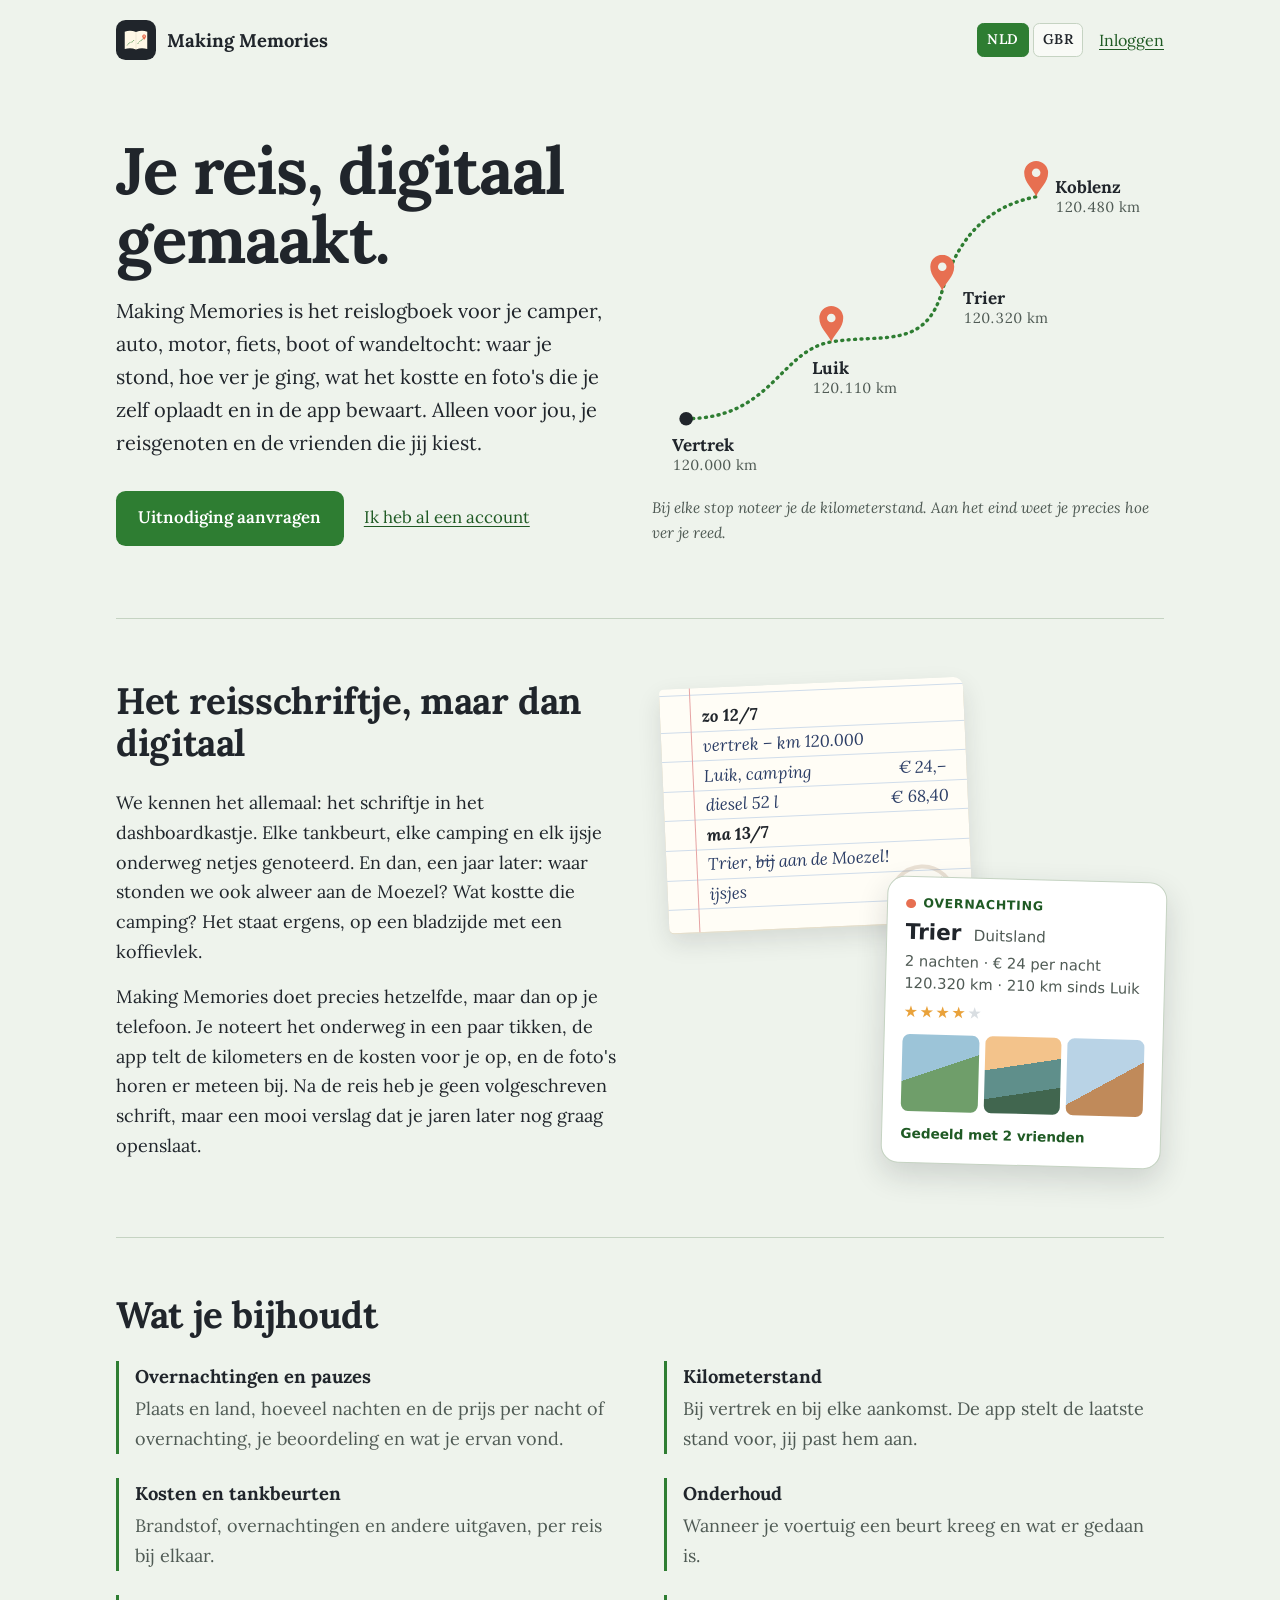
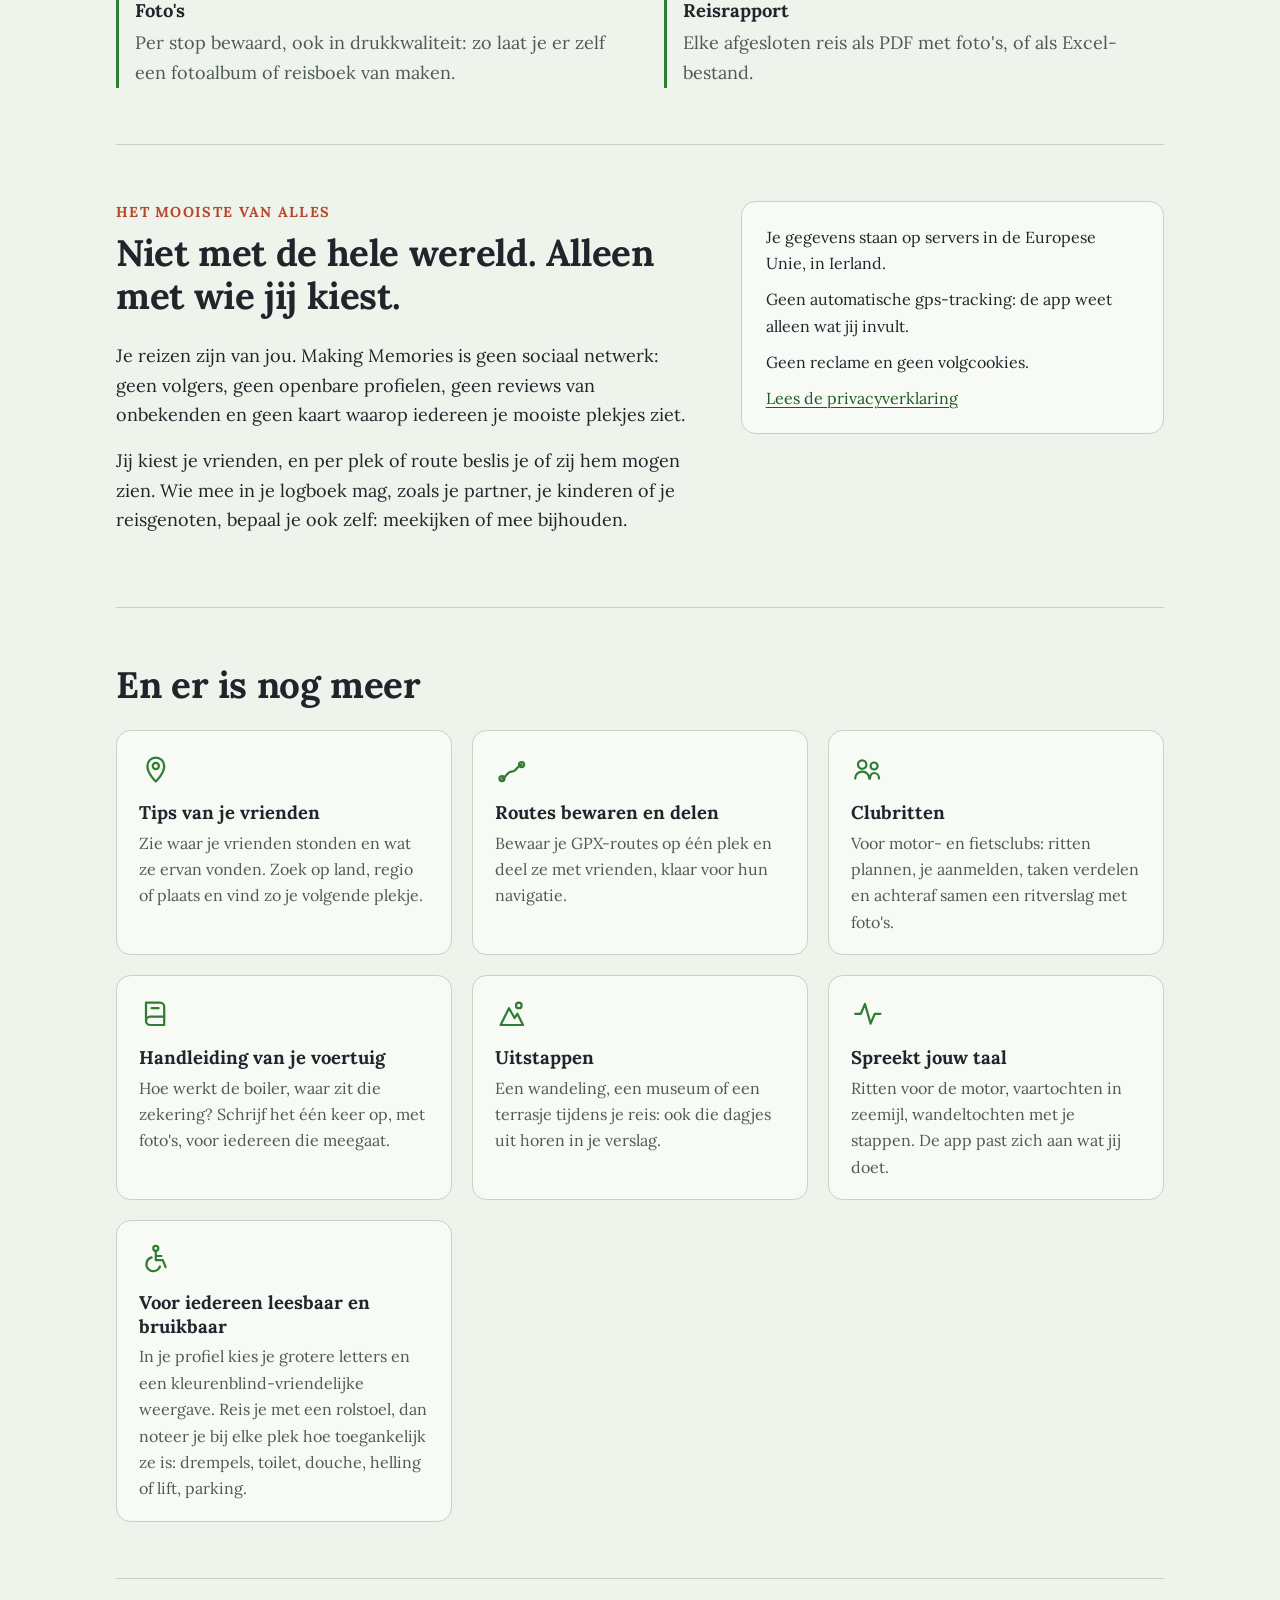
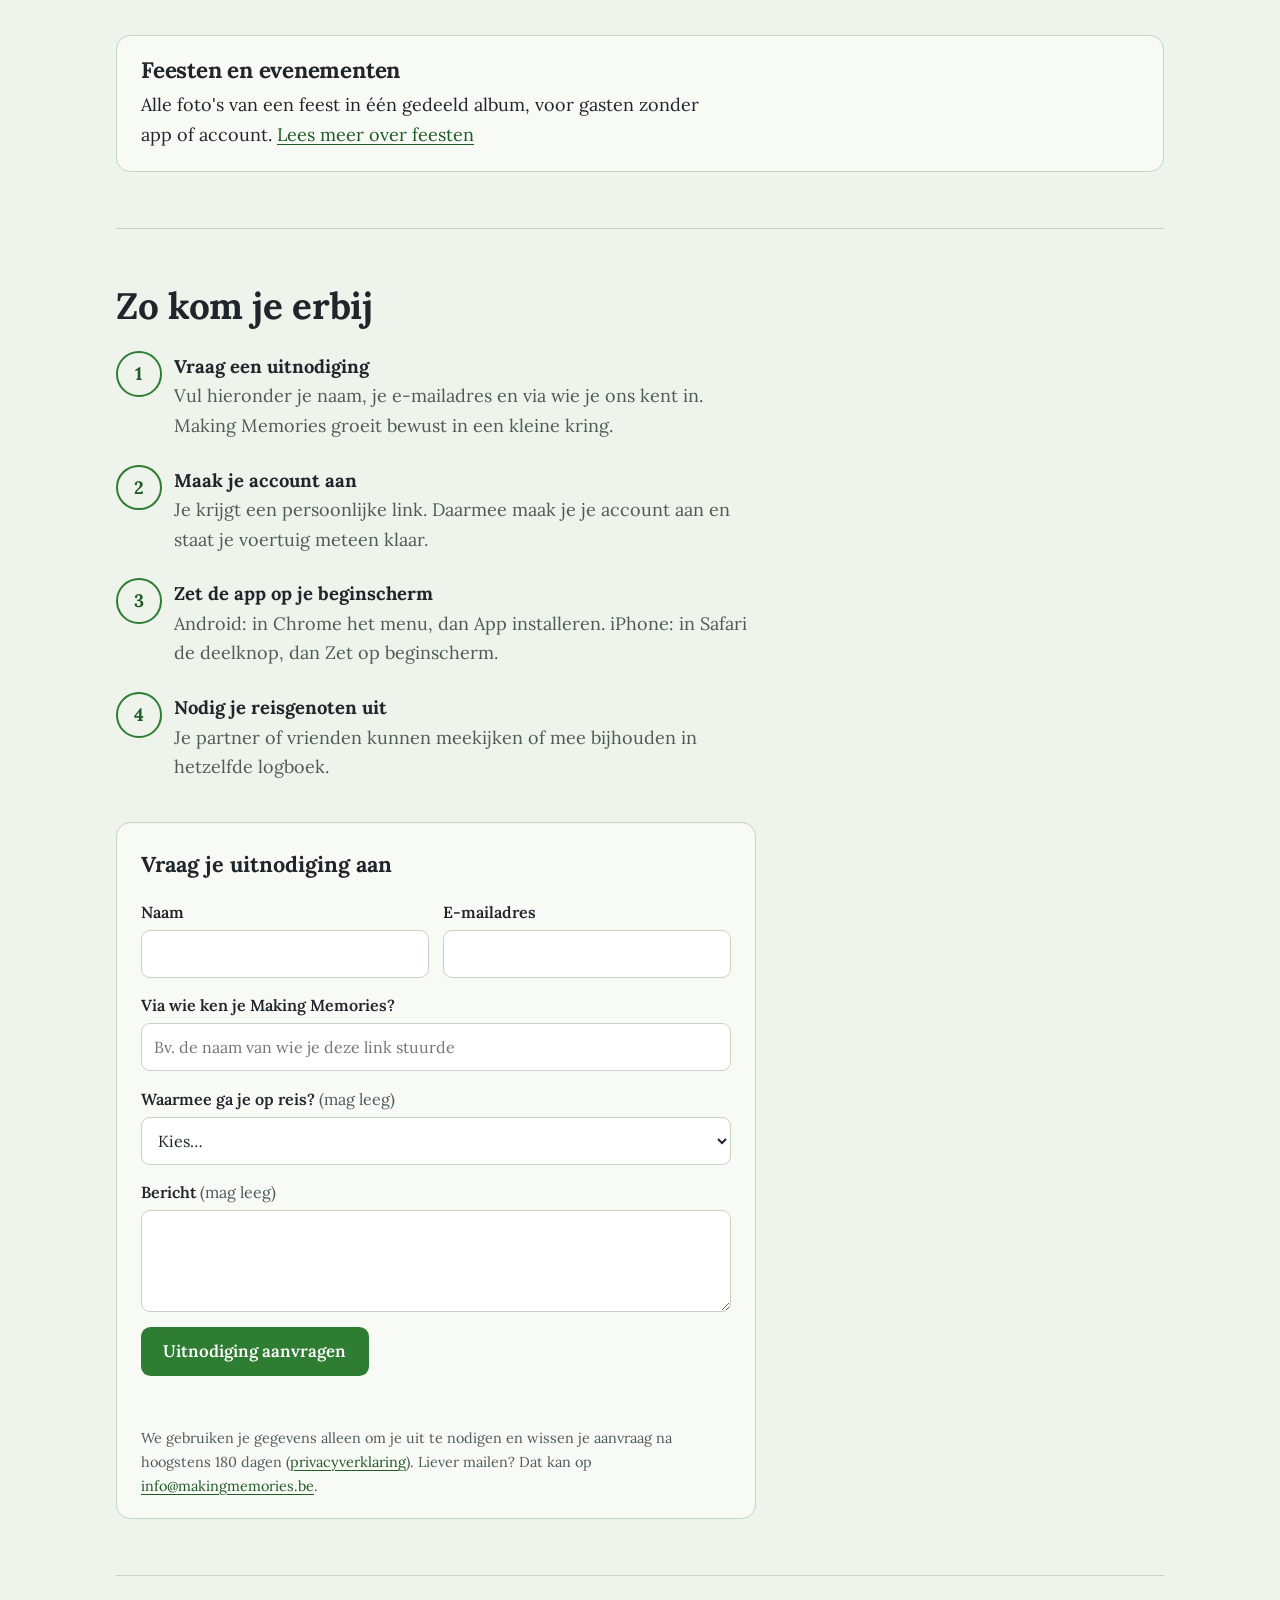
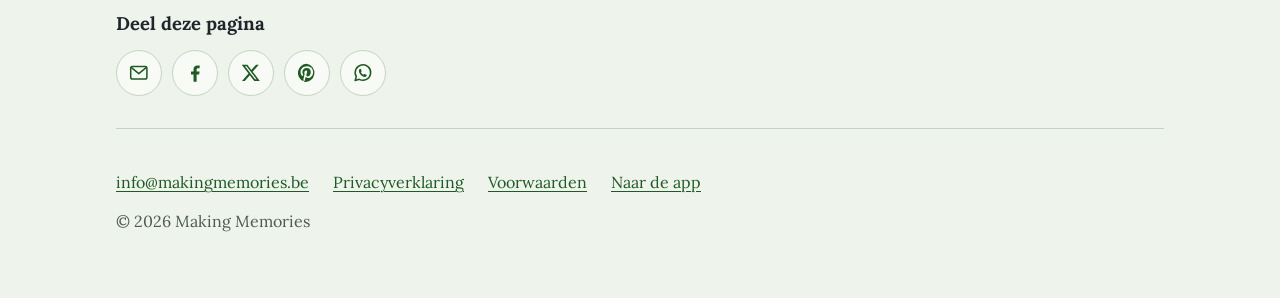
<file: index.html>
<!doctype html>
<html lang="nl">
<head>
<meta charset="utf-8">
<meta name="viewport" content="width=device-width,initial-scale=1">
<title>Making Memories – het reislogboek voor je camper, motor, fiets, boot of wandeltocht</title>
<meta name="description" content="Het reisschriftje, maar dan digitaal: plekken, kilometers, kosten en foto's van elke reis met je camper, motor, fiets, boot of te voet. Alleen gedeeld met de vrienden die jij kiest.">
<meta name="theme-color" content="#20252b">
<link rel="icon" type="image/svg+xml" href="icon.svg">
<link rel="apple-touch-icon" href="icon-180.png">
<link rel="stylesheet" href="style.css">
<link rel="alternate" hreflang="nl" href="https://makingmemories.be/">
<link rel="alternate" hreflang="en" href="https://makingmemories.be/en/">
<link rel="alternate" hreflang="x-default" href="https://makingmemories.be/">
</head>
<body>
<div class="wrap">
  <header class="site-head">
    <a class="brand" href="./"><img src="icon.svg" alt="" width="40" height="40">Making Memories</a>
    <div class="lang" role="group" aria-label="Taal"><span aria-current="true" lang="nl">NLD</span><a href="en/" hreflang="en" lang="en" aria-label="English">GBR</a></div>
    <a class="head-link" href="https://app.makingmemories.be/">Inloggen</a>
  </header>

  <main>
    <div class="hero">
      <div>
        <h1>Je reis, digitaal gemaakt.</h1>
        <p class="lead">Making Memories is het reislogboek voor je camper, auto, motor, fiets, boot of wandeltocht: waar je stond, hoe ver je ging, wat het kostte en foto's die je zelf oplaadt en in de app bewaart. Alleen voor jou, je reisgenoten en de vrienden die jij kiest.</p>
        <div class="actions">
          <a class="button" href="#aanvragen">Uitnodiging aanvragen</a>
          <a class="quiet-link" href="https://app.makingmemories.be/">Ik heb al een account</a>
        </div>
      </div>

      <figure style="margin:0">
        <svg class="route" viewBox="0 0 600 410" role="img" aria-labelledby="route-title">
          <title id="route-title">Voorbeeld van een reis: vertrek op 120.000 km, stops in Luik, Trier en Koblenz</title>
          <path class="road" pathLength="900" d="M40 330 C140 330 150 250 210 240 S320 250 340 180 S400 80 450 70"/>
          <g class="stop s1">
            <circle class="start" cx="40" cy="330" r="8"/>
            <text class="place" x="24" y="368">Vertrek</text>
            <text class="km" x="24" y="390">120.000 km</text>
          </g>
          <g class="stop s2">
            <path class="pin" transform="translate(210 240)" d="M0 0C-4-10-14-16-14-28a14 14 0 0 1 28 0c0 12-10 18-14 28z"/>
            <circle class="pin-hole" cx="210" cy="212" r="5"/>
            <text class="place" x="188" y="278">Luik</text>
            <text class="km" x="188" y="300">120.110 km</text>
          </g>
          <g class="stop s3">
            <path class="pin" transform="translate(340 180)" d="M0 0C-4-10-14-16-14-28a14 14 0 0 1 28 0c0 12-10 18-14 28z"/>
            <circle class="pin-hole" cx="340" cy="152" r="5"/>
            <text class="place" x="364" y="196">Trier</text>
            <text class="km" x="364" y="218">120.320 km</text>
          </g>
          <g class="stop s4">
            <path class="pin" transform="translate(450 70)" d="M0 0C-4-10-14-16-14-28a14 14 0 0 1 28 0c0 12-10 18-14 28z"/>
            <circle class="pin-hole" cx="450" cy="42" r="5"/>
            <text class="place" x="472" y="66">Koblenz</text>
            <text class="km" x="472" y="88">120.480 km</text>
          </g>
        </svg>
        <figcaption class="route-note">Bij elke stop noteer je de kilometerstand. Aan het eind weet je precies hoe ver je reed.</figcaption>
      </figure>
    </div>

    <section aria-labelledby="schriftje">
      <div class="then-now">
        <div class="then-now-text">
          <h2 id="schriftje">Het reisschriftje, maar dan digitaal</h2>
          <p>We kennen het allemaal: het schriftje in het dashboardkastje. Elke tankbeurt, elke camping en elk ijsje onderweg netjes genoteerd. En dan, een jaar later: waar stonden we ook alweer aan de Moezel? Wat kostte die camping? Het staat ergens, op een bladzijde met een koffievlek.</p>
          <p>Making Memories doet precies hetzelfde, maar dan op je telefoon. Je noteert het onderweg in een paar tikken, de app telt de kilometers en de kosten voor je op, en de foto's horen er meteen bij. Na de reis heb je geen volgeschreven schrift, maar een mooi verslag dat je jaren later nog graag openslaat.</p>
        </div>
        <div class="then-now-visual" aria-hidden="true">
          <div class="notebook">
            <p class="nb-date">zo 12/7</p>
            <p>vertrek – km 120.000</p>
            <p>Luik, camping <span class="nb-sum">€ 24,–</span></p>
            <p>diesel 52 l <span class="nb-sum">€ 68,40</span></p>
            <p class="nb-date">ma 13/7</p>
            <p>Trier, <s>bij</s> aan de Moezel!</p>
            <p>ijsjes <span class="nb-sum">€ 9,50</span></p>
            <span class="stain"></span>
          </div>
          <div class="app-card">
            <div class="app-card-top"><span class="app-dot"></span>Overnachting</div>
            <p class="app-place">Trier <span>Duitsland</span></p>
            <p class="app-row">2 nachten · € 24 per nacht</p>
            <p class="app-row">120.320 km · 210 km sinds Luik</p>
            <p class="app-stars" aria-label="4 van 5 sterren">★★★★<span>★</span></p>
            <div class="app-photos"><span></span><span></span><span></span></div>
            <p class="app-shared">Gedeeld met 2 vrienden</p>
          </div>
        </div>
      </div>
    </section>

    <section aria-labelledby="wat">
      <h2 id="wat">Wat je bijhoudt</h2>
      <dl class="log">
        <div><dt>Overnachtingen en pauzes</dt><dd>Plaats en land, hoeveel nachten en de prijs per nacht of overnachting, je beoordeling en wat je ervan vond.</dd></div>
        <div><dt>Kilometerstand</dt><dd>Bij vertrek en bij elke aankomst. De app stelt de laatste stand voor, jij past hem aan.</dd></div>
        <div><dt>Kosten en tankbeurten</dt><dd>Brandstof, overnachtingen en andere uitgaven, per reis bij elkaar.</dd></div>
        <div><dt>Onderhoud</dt><dd>Wanneer je voertuig een beurt kreeg en wat er gedaan is.</dd></div>
        <div><dt>Foto's</dt><dd>Per stop bewaard, ook in drukkwaliteit: zo laat je er zelf een fotoalbum of reisboek van maken.</dd></div>
        <div><dt>Reisrapport</dt><dd>Elke afgesloten reis als PDF met foto's, of als Excel-bestand.</dd></div>
      </dl>
    </section>

    <section aria-labelledby="prive">
      <div class="private">
        <div>
          <p class="kicker">Het mooiste van alles</p>
          <h2 id="prive">Niet met de hele wereld. Alleen met wie jij kiest.</h2>
          <p>Je reizen zijn van jou. Making Memories is geen sociaal netwerk: geen volgers, geen openbare profielen, geen reviews van onbekenden en geen kaart waarop iedereen je mooiste plekjes ziet.</p>
          <p>Jij kiest je vrienden, en per plek of route beslis je of zij hem mogen zien. Wie mee in je logboek mag, zoals je partner, je kinderen of je reisgenoten, bepaal je ook zelf: meekijken of mee bijhouden.</p>
        </div>
        <aside aria-label="Waar je gegevens staan">
          <p>Je gegevens staan op servers in de Europese Unie, in Ierland.</p>
          <p>Geen automatische gps-tracking: de app weet alleen wat jij invult.</p>
          <p>Geen reclame en geen volgcookies.</p>
          <p><a href="privacy.html">Lees de privacyverklaring</a></p>
        </aside>
      </div>
    </section>

    <section aria-labelledby="meer">
      <h2 id="meer">En er is nog meer</h2>
      <ul class="features">
        <li>
          <svg viewBox="0 0 24 24" aria-hidden="true"><path d="M12 21s-6-5.5-6-11a6 6 0 0 1 12 0c0 5.5-6 11-6 11z"/><circle cx="12" cy="10" r="2.2"/></svg>
          <h3>Tips van je vrienden</h3>
          <p>Zie waar je vrienden stonden en wat ze ervan vonden. Zoek op land, regio of plaats en vind zo je volgende plekje.</p>
        </li>
        <li>
          <svg viewBox="0 0 24 24" aria-hidden="true"><path d="M5 19c3 0 3-5 7-5s4-5 7-5"/><circle cx="5" cy="19" r="1.8"/><circle cx="19" cy="9" r="1.8"/></svg>
          <h3>Routes bewaren en delen</h3>
          <p>Bewaar je GPX-routes op één plek en deel ze met vrienden, klaar voor hun navigatie.</p>
        </li>
        <li>
          <svg viewBox="0 0 24 24" aria-hidden="true"><circle cx="8" cy="9" r="3"/><circle cx="16.5" cy="10" r="2.5"/><path d="M3 19c0-3 2.2-5 5-5s5 2 5 5M13.5 19c.2-2.4 1.5-4 3-4 1.8 0 3.5 1.6 3.5 4"/></svg>
          <h3>Clubritten</h3>
          <p>Voor motor- en fietsclubs: ritten plannen, je aanmelden, taken verdelen en achteraf samen een ritverslag met foto's.</p>
        </li>
        <li>
          <svg viewBox="0 0 24 24" aria-hidden="true"><path d="M5 4h10a3 3 0 0 1 3 3v13H8a3 3 0 0 1-3-3z"/><path d="M5 17a3 3 0 0 1 3-3h10M9 8h5"/></svg>
          <h3>Handleiding van je voertuig</h3>
          <p>Hoe werkt de boiler, waar zit die zekering? Schrijf het één keer op, met foto's, voor iedereen die meegaat.</p>
        </li>
        <li>
          <svg viewBox="0 0 24 24" aria-hidden="true"><path d="M4 20l6-12 4 7 2-3 4 8z"/><circle cx="17" cy="6" r="2"/></svg>
          <h3>Uitstappen</h3>
          <p>Een wandeling, een museum of een terrasje tijdens je reis: ook die dagjes uit horen in je verslag.</p>
        </li>
        <li>
          <svg viewBox="0 0 24 24" aria-hidden="true"><path d="M3 12h4l3-7 4 14 3-7h4"/></svg>
          <h3>Spreekt jouw taal</h3>
          <p>Ritten voor de motor, vaartochten in zeemijl, wandeltochten met je stappen. De app past zich aan wat jij doet.</p>
        </li>
        <li>
          <svg viewBox="0 0 24 24" aria-hidden="true"><circle cx="12" cy="4.5" r="1.8"/><path d="M12 7v6h5l2 5M12 10h4"/><path d="M9 11a5 5 0 1 0 6 6.5"/></svg>
          <h3>Voor iedereen leesbaar en bruikbaar</h3>
          <p>In je profiel kies je grotere letters en een kleurenblind-vriendelijke weergave. Reis je met een rolstoel, dan noteer je bij elke plek hoe toegankelijk ze is: drempels, toilet, douche, helling of lift, parking.</p>
        </li>
      </ul>
    </section>

    <section aria-labelledby="feesten">
      <div class="promo-link" style="margin-top:0">
        <h2 id="feesten" style="font-size:1.4rem;margin-bottom:.5rem">Feesten en evenementen</h2>
        <p>Alle foto's van een feest in één gedeeld album, voor gasten zonder app of account. <a href="feesten.html">Lees meer over feesten</a></p>
      </div>
    </section>

    <section aria-labelledby="erbij">
      <h2 id="erbij">Zo kom je erbij</h2>
      <ol class="steps">
        <li><div><strong>Vraag een uitnodiging</strong><span>Vul hieronder je naam, je e-mailadres en via wie je ons kent in. Making Memories groeit bewust in een kleine kring.</span></div></li>
        <li><div><strong>Maak je account aan</strong><span>Je krijgt een persoonlijke link. Daarmee maak je je account aan en staat je voertuig meteen klaar.</span></div></li>
        <li><div><strong>Zet de app op je beginscherm</strong><span>Android: in Chrome het menu, dan App installeren. iPhone: in Safari de deelknop, dan Zet op beginscherm.</span></div></li>
        <li><div><strong>Nodig je reisgenoten uit</strong><span>Je partner of vrienden kunnen meekijken of mee bijhouden in hetzelfde logboek.</span></div></li>
      </ol>

      <div class="request" id="aanvragen">
        <h3>Vraag je uitnodiging aan</h3>
        <form id="aanvraagForm" novalidate>
          <div class="field-row">
            <label>Naam<input name="naam" type="text" autocomplete="name" maxlength="80" required></label>
            <label>E-mailadres<input name="email" type="email" autocomplete="email" maxlength="200" required></label>
          </div>
          <label>Via wie ken je Making Memories?<input name="via" type="text" maxlength="120" required placeholder="Bv. de naam van wie je deze link stuurde"></label>
          <label>Waarmee ga je op reis? <span class="optional">(mag leeg)</span>
            <select name="soort">
              <option value="">Kies…</option>
              <option value="camper">Camper</option>
              <option value="motor">Motor</option>
              <option value="auto">Auto</option>
              <option value="fiets">Fiets</option>
              <option value="boot">Boot</option>
              <option value="wandelen">Te voet</option>
            </select>
          </label>
          <label>Bericht <span class="optional">(mag leeg)</span><textarea name="bericht" rows="3" maxlength="1000"></textarea></label>
          <label class="hp" aria-hidden="true">Laat dit leeg<input name="website" type="text" tabindex="-1" autocomplete="off"></label>
          <button class="button" type="submit">Uitnodiging aanvragen</button>
          <p class="form-status" role="status" aria-live="polite"></p>
          <p class="form-note">We gebruiken je gegevens alleen om je uit te nodigen en wissen je aanvraag na hoogstens 180 dagen (<a href="privacy.html">privacyverklaring</a>). Liever mailen? Dat kan op <a href="mailto:info@makingmemories.be?subject=Uitnodiging%20aanvragen%20voor%20Making%20Memories">info@makingmemories.be</a>.</p>
        </form>
      </div>
    </section>
  </main>

  <div class="share">
    <p class="share-title">Deel deze pagina</p>
    <div class="share-links">
      <a href="mailto:?subject=Making%20Memories&amp;body=Kijk%20eens%20naar%20Making%20Memories%2C%20het%20reislogboek%20voor%20je%20camper%2C%20motor%2C%20fiets%2C%20boot%20of%20wandeltocht%3A%20https%3A%2F%2Fmakingmemories.be%2F" aria-label="Delen via e-mail">
        <svg viewBox="0 0 24 24" aria-hidden="true" class="stroke"><rect x="3" y="5" width="18" height="14" rx="2"/><path d="M3.5 6l8.5 7 8.5-7"/></svg>
      </a>
      <a href="https://www.facebook.com/sharer/sharer.php?u=https%3A%2F%2Fmakingmemories.be%2F" target="_blank" rel="noopener noreferrer" aria-label="Delen op Facebook">
        <svg viewBox="0 0 24 24" aria-hidden="true"><path d="M14 22v-8h2.8l.5-3.4H14V8.5c0-1 .3-1.6 1.7-1.6h1.7v-3A22 22 0 0 0 14.9 3.8C12.4 3.8 10.6 5.3 10.6 8.1v2.5H7.8V14h2.8v8z"/></svg>
      </a>
      <a href="https://x.com/intent/post?url=https%3A%2F%2Fmakingmemories.be%2F&amp;text=Making%20Memories%2C%20het%20reislogboek%20dat%20je%20alleen%20deelt%20met%20wie%20jij%20kiest" target="_blank" rel="noopener noreferrer" aria-label="Delen op X">
        <svg viewBox="0 0 24 24" aria-hidden="true"><path d="M17.8 3h3.1l-6.8 7.7L22 21h-6.2l-4.9-6.3L5.3 21H2.2l7.2-8.3L1.9 3h6.3l4.4 5.8zm-1.1 16.2h1.7L7.3 4.7H5.5z"/></svg>
      </a>
      <a href="https://pinterest.com/pin/create/button/?url=https%3A%2F%2Fmakingmemories.be%2F&amp;description=Making%20Memories%20%E2%80%93%20het%20reislogboek%20voor%20je%20camper%2C%20motor%2C%20fiets%2C%20boot%20of%20wandeltocht" target="_blank" rel="noopener noreferrer" aria-label="Delen op Pinterest">
        <svg viewBox="0 0 24 24" aria-hidden="true"><path d="M12 2a10 10 0 0 0-3.6 19.3c-.1-.8-.2-2 0-2.9l1.2-5s-.3-.6-.3-1.5c0-1.4.8-2.5 1.8-2.5.9 0 1.3.6 1.3 1.4 0 .9-.6 2.2-.9 3.4-.2 1 .5 1.9 1.6 1.9 1.9 0 3.3-2 3.3-4.9 0-2.6-1.8-4.4-4.5-4.4-3 0-4.8 2.3-4.8 4.6 0 .9.4 1.9.8 2.4.1.1.1.2.1.3l-.3 1.2c0 .2-.2.3-.4.2-1.4-.6-2.2-2.6-2.2-4.2 0-3.4 2.5-6.6 7.2-6.6 3.8 0 6.7 2.7 6.7 6.3 0 3.8-2.4 6.8-5.7 6.8-1.1 0-2.2-.6-2.5-1.3l-.7 2.6c-.2 1-.9 2.2-1.4 2.9A10 10 0 1 0 12 2z"/></svg>
      </a>
      <a href="https://wa.me/?text=Kijk%20eens%20naar%20Making%20Memories%2C%20het%20reislogboek%20voor%20je%20camper%2C%20motor%2C%20fiets%2C%20boot%20of%20wandeltocht%3A%20https%3A%2F%2Fmakingmemories.be%2F" target="_blank" rel="noopener noreferrer" aria-label="Delen via WhatsApp">
        <svg viewBox="0 0 24 24" aria-hidden="true" class="stroke"><path d="M3.5 20.5l1.3-4.3a8.6 8.6 0 1 1 3.3 3.1z"/><path class="fill" d="M9.2 7.6c.3 0 .5 0 .7.5l.8 1.8c.1.3 0 .5-.2.7l-.6.7c.6 1.2 1.6 2.2 2.8 2.8l.7-.6c.2-.2.4-.3.7-.2l1.8.8c.4.2.5.4.5.7 0 .9-.8 1.8-1.8 1.8-3.4 0-6.9-3.5-6.9-6.9 0-1 .7-2 1.5-2.1z"/></svg>
      </a>
    </div>
  </div>

  <footer class="site-foot">
    <nav aria-label="Voettekst">
      <a href="mailto:info@makingmemories.be">info@makingmemories.be</a>
      <a href="privacy.html">Privacyverklaring</a>
      <a href="voorwaarden.html">Voorwaarden</a>
      <a href="https://app.makingmemories.be/">Naar de app</a>
    </nav>
    <p>© 2026 Making Memories</p>
  </footer>
</div>
<script>
(function(){
  var form=document.getElementById('aanvraagForm');
  if(!form)return;
  // Op de eigen computer (localhost) gaat het naar de testdatabase.
  var lokaal=location.hostname==='localhost';
  var adres='https://'+(lokaal?'whebrmytlidfzvcickdh':'hktczewqpevvgxqcswov')+'.supabase.co/functions/v1/uitnodiging-aanvraag';
  // Openbare sleutel (dezelfde als in de app), geen geheim.
  var sleutel=lokaal?'sb_publishable_LPdEmMiecZRwwuV8b0Ai5A_cKDsCzK-':'sb_publishable_YmfLKfk25pED0oqoTbSYPA_LWhZIuZC';
  var geladen=Date.now();
  var status=form.querySelector('.form-status');
  var knop=form.querySelector('button');
  function meld(tekst,soort){status.textContent=tekst;status.className='form-status '+(soort||'');}
  form.addEventListener('submit',function(e){
    e.preventDefault();
    var naam=form.naam.value.trim(), email=form.email.value.trim();
    if(!naam){meld('Vul je naam in.','err');form.naam.focus();return;}
    if(!/^[^\s@]+@[^\s@]+\.[^\s@]+$/.test(email)){meld('Dit e-mailadres lijkt niet te kloppen.','err');form.email.focus();return;}
    var via=form.via.value.trim();
    if(!via){meld('Vul in via wie je Making Memories kent.','err');form.via.focus();return;}
    // "Via wie" gaat mee in het bericht: database en mailfunctie hoeven niet te veranderen.
    var extra=form.bericht.value.trim();
    var bericht=('Via: '+via+(extra?'\n\n'+extra:'')).slice(0,1000);
    knop.disabled=true;meld('Even geduld…');
    fetch(adres,{method:'POST',headers:{'Content-Type':'application/json','apikey':sleutel},body:JSON.stringify({
      naam:naam,email:email,soort:form.soort.value,bericht:bericht,
      website:form.website.value,ingevuld_ms:Date.now()-geladen
    })}).then(function(r){return r.json().catch(function(){return {};}).then(function(d){return {ok:r.ok&&d.ok,fout:d.fout};});})
    .then(function(r){
      if(r.ok){form.reset();meld('Bedankt! Je aanvraag is goed aangekomen. Je hoort snel van ons.','ok');}
      else{meld(r.fout||'Versturen lukte niet. Mail ons gerust op info@makingmemories.be.','err');}
    })
    .catch(function(){meld('Versturen lukte niet. Controleer je verbinding, of mail ons op info@makingmemories.be.','err');})
    .then(function(){knop.disabled=false;});
  });
})();
</script>
</body>
</html>
</file>
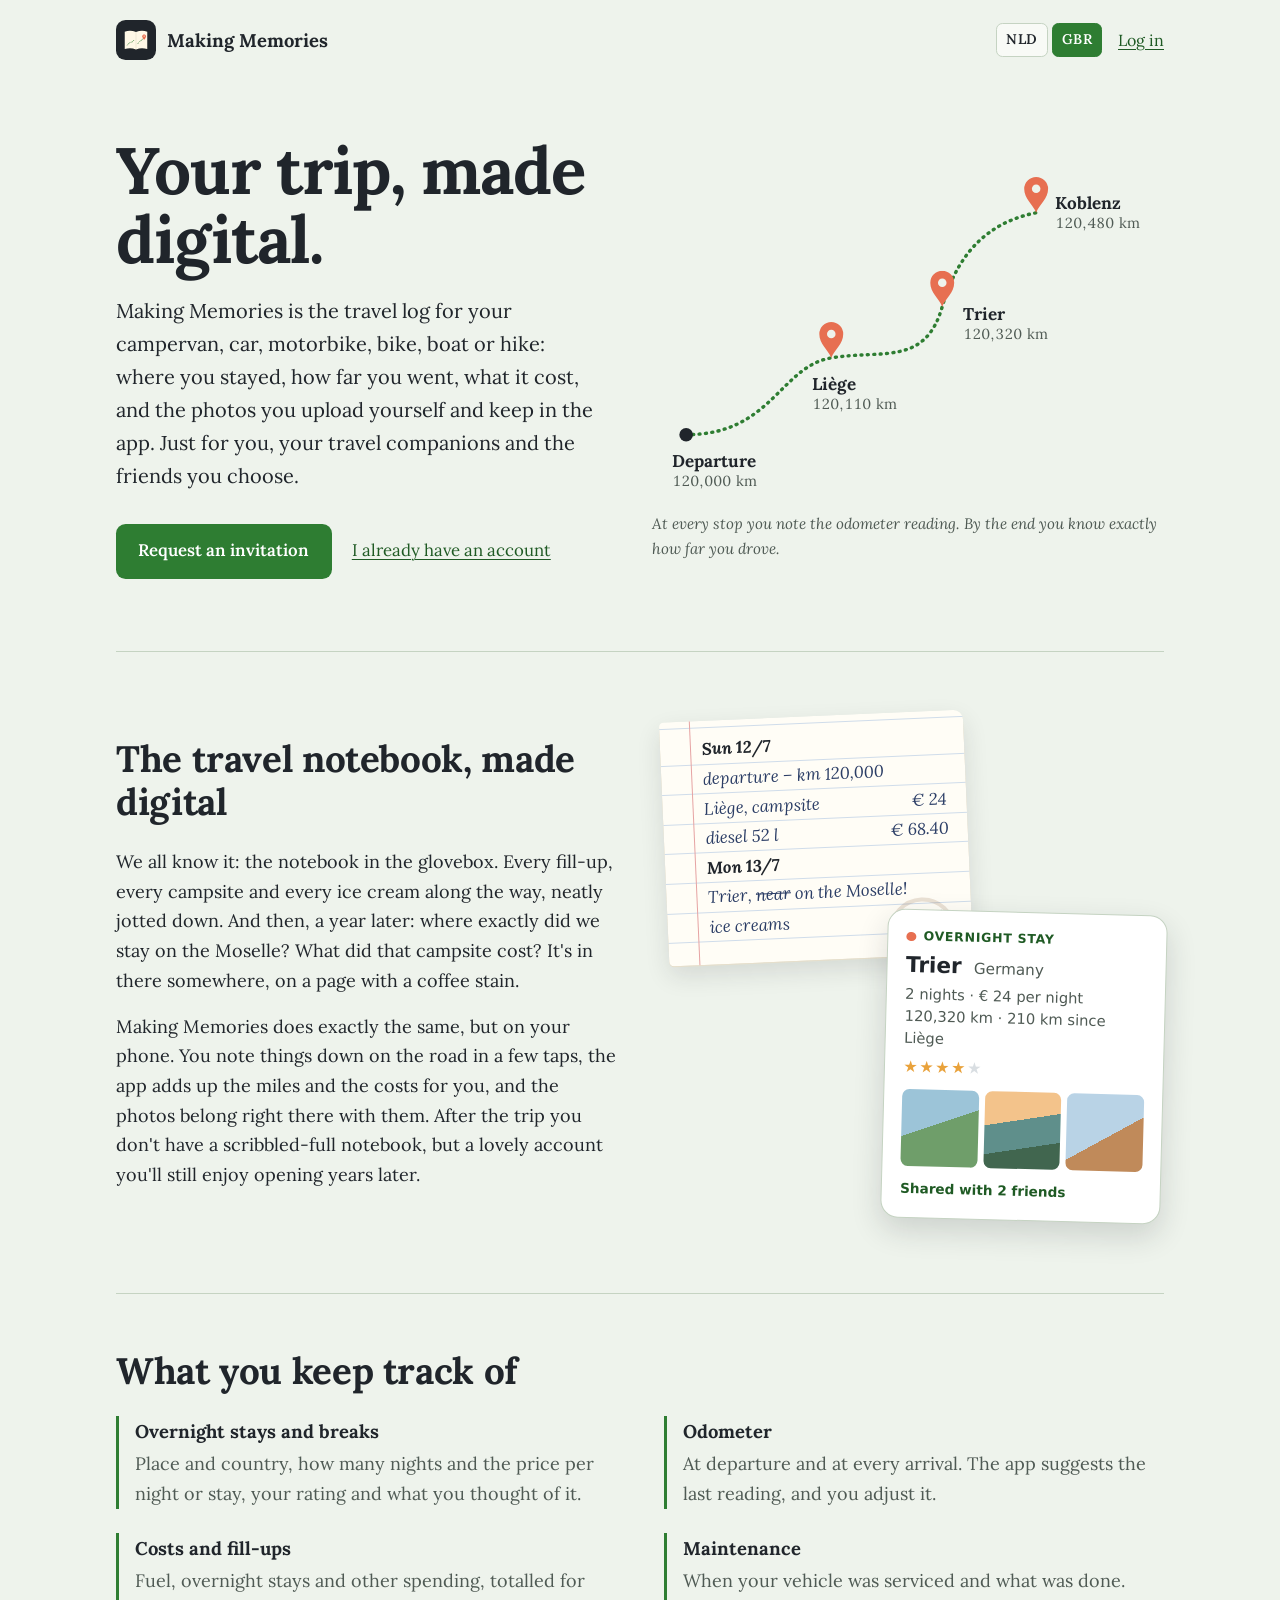
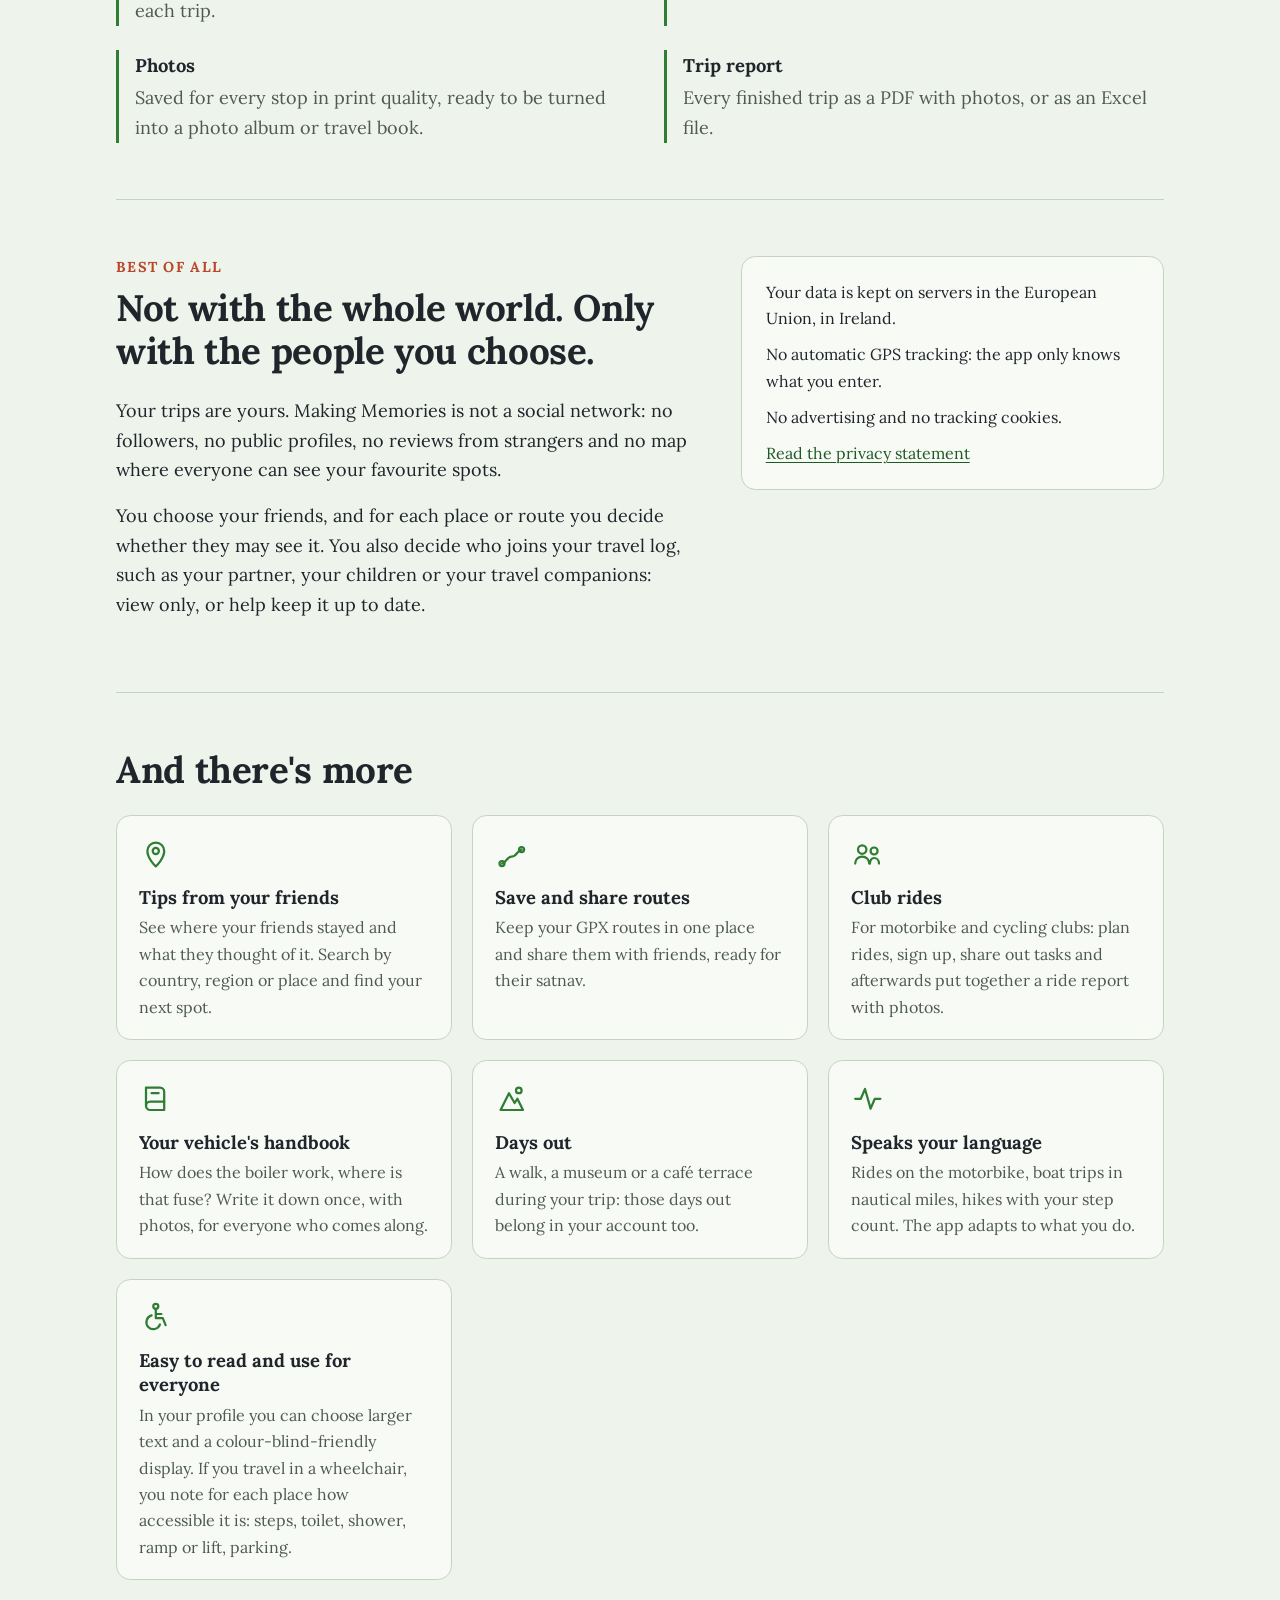
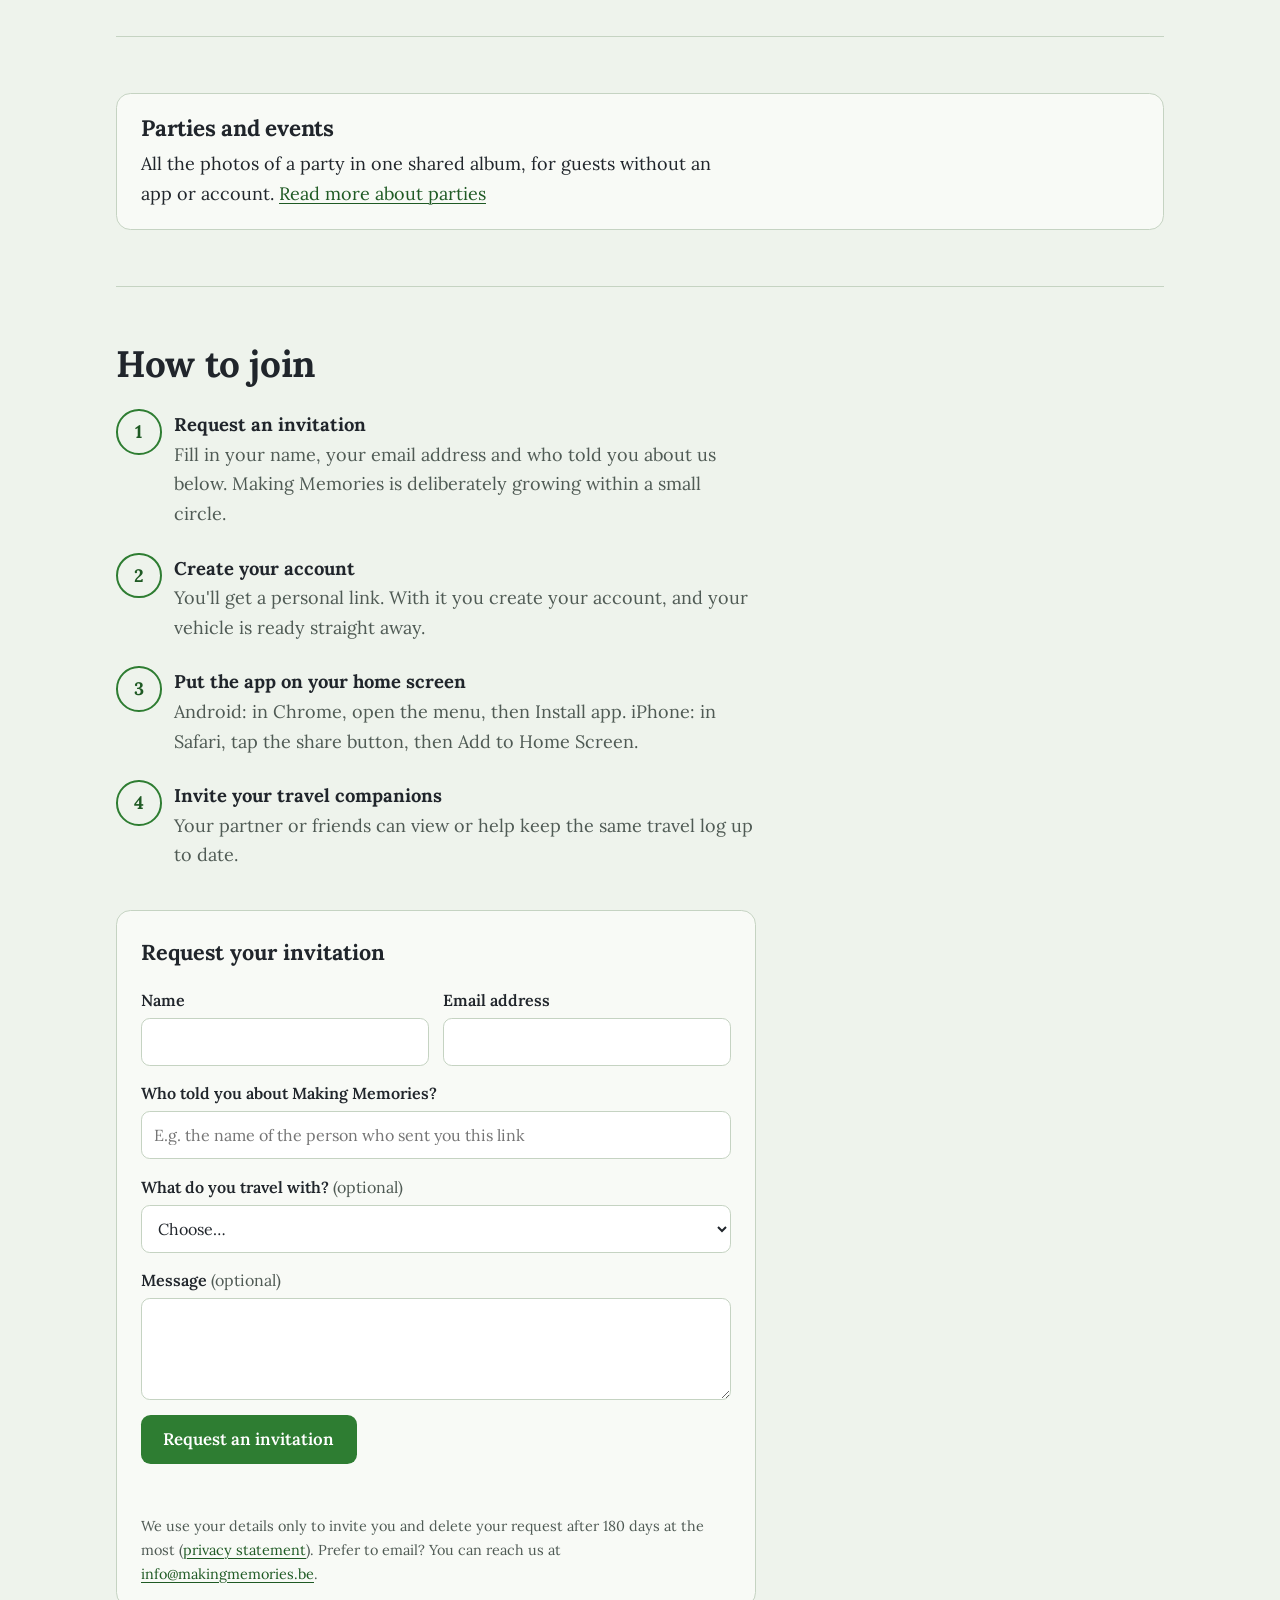
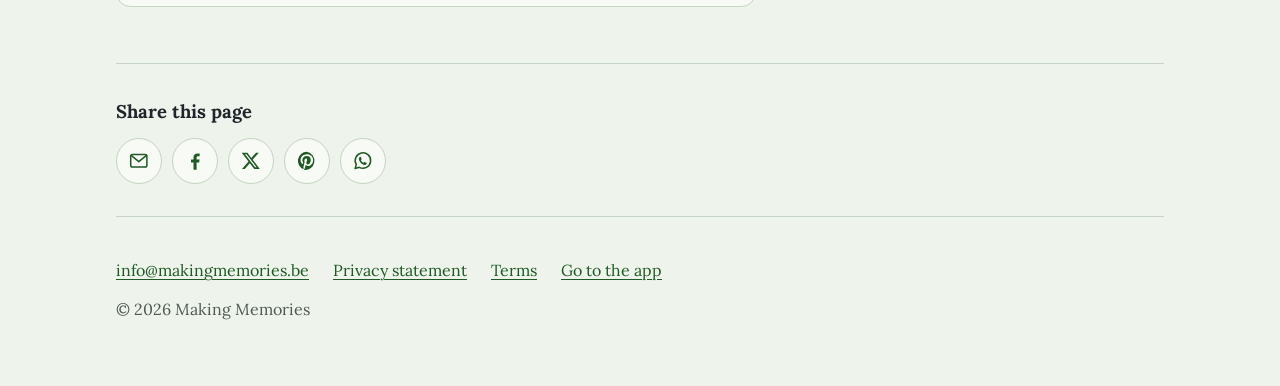
<file: en/index.html>
<!doctype html>
<html lang="en">
<head>
<meta charset="utf-8">
<meta name="viewport" content="width=device-width,initial-scale=1">
<title>Making Memories – the travel log for your campervan, motorbike, bike, boat or hike</title>
<meta name="description" content="The travel notebook, made digital: places, miles, costs and photos from every trip by campervan, motorbike, bike, boat or on foot. Shared only with the friends you choose.">
<meta name="theme-color" content="#20252b">
<link rel="icon" type="image/svg+xml" href="../icon.svg">
<link rel="apple-touch-icon" href="../icon-180.png">
<link rel="stylesheet" href="../style.css">
<link rel="alternate" hreflang="nl" href="https://makingmemories.be/">
<link rel="alternate" hreflang="en" href="https://makingmemories.be/en/">
<link rel="alternate" hreflang="x-default" href="https://makingmemories.be/">
</head>
<body>
<div class="wrap">
  <header class="site-head">
    <a class="brand" href="./"><img src="../icon.svg" alt="" width="40" height="40">Making Memories</a>
    <div class="lang" role="group" aria-label="Language"><a href="../" hreflang="nl" lang="nl" aria-label="Nederlands">NLD</a><span aria-current="true" lang="en">GBR</span></div>
    <a class="head-link" href="https://app.makingmemories.be/">Log in</a>
  </header>

  <main>
    <div class="hero">
      <div>
        <h1>Your trip, made digital.</h1>
        <p class="lead">Making Memories is the travel log for your campervan, car, motorbike, bike, boat or hike: where you stayed, how far you went, what it cost, and the photos you upload yourself and keep in the app. Just for you, your travel companions and the friends you choose.</p>
        <div class="actions">
          <a class="button" href="#aanvragen">Request an invitation</a>
          <a class="quiet-link" href="https://app.makingmemories.be/">I already have an account</a>
        </div>
      </div>

      <figure style="margin:0">
        <svg class="route" viewBox="0 0 600 410" role="img" aria-labelledby="route-title">
          <title id="route-title">Example trip: departure at 120,000 km, stops in Liège, Trier and Koblenz</title>
          <path class="road" pathLength="900" d="M40 330 C140 330 150 250 210 240 S320 250 340 180 S400 80 450 70"/>
          <g class="stop s1">
            <circle class="start" cx="40" cy="330" r="8"/>
            <text class="place" x="24" y="368">Departure</text>
            <text class="km" x="24" y="390">120,000 km</text>
          </g>
          <g class="stop s2">
            <path class="pin" transform="translate(210 240)" d="M0 0C-4-10-14-16-14-28a14 14 0 0 1 28 0c0 12-10 18-14 28z"/>
            <circle class="pin-hole" cx="210" cy="212" r="5"/>
            <text class="place" x="188" y="278">Liège</text>
            <text class="km" x="188" y="300">120,110 km</text>
          </g>
          <g class="stop s3">
            <path class="pin" transform="translate(340 180)" d="M0 0C-4-10-14-16-14-28a14 14 0 0 1 28 0c0 12-10 18-14 28z"/>
            <circle class="pin-hole" cx="340" cy="152" r="5"/>
            <text class="place" x="364" y="196">Trier</text>
            <text class="km" x="364" y="218">120,320 km</text>
          </g>
          <g class="stop s4">
            <path class="pin" transform="translate(450 70)" d="M0 0C-4-10-14-16-14-28a14 14 0 0 1 28 0c0 12-10 18-14 28z"/>
            <circle class="pin-hole" cx="450" cy="42" r="5"/>
            <text class="place" x="472" y="66">Koblenz</text>
            <text class="km" x="472" y="88">120,480 km</text>
          </g>
        </svg>
        <figcaption class="route-note">At every stop you note the odometer reading. By the end you know exactly how far you drove.</figcaption>
      </figure>
    </div>

    <section aria-labelledby="schriftje">
      <div class="then-now">
        <div class="then-now-text">
          <h2 id="schriftje">The travel notebook, made digital</h2>
          <p>We all know it: the notebook in the glovebox. Every fill-up, every campsite and every ice cream along the way, neatly jotted down. And then, a year later: where exactly did we stay on the Moselle? What did that campsite cost? It's in there somewhere, on a page with a coffee stain.</p>
          <p>Making Memories does exactly the same, but on your phone. You note things down on the road in a few taps, the app adds up the miles and the costs for you, and the photos belong right there with them. After the trip you don't have a scribbled-full notebook, but a lovely account you'll still enjoy opening years later.</p>
        </div>
        <div class="then-now-visual" aria-hidden="true">
          <div class="notebook">
            <p class="nb-date">Sun 12/7</p>
            <p>departure – km 120,000</p>
            <p>Liège, campsite <span class="nb-sum">€ 24</span></p>
            <p>diesel 52 l <span class="nb-sum">€ 68.40</span></p>
            <p class="nb-date">Mon 13/7</p>
            <p>Trier, <s>near</s> on the Moselle!</p>
            <p>ice creams <span class="nb-sum">€ 9.50</span></p>
            <span class="stain"></span>
          </div>
          <div class="app-card">
            <div class="app-card-top"><span class="app-dot"></span>Overnight stay</div>
            <p class="app-place">Trier <span>Germany</span></p>
            <p class="app-row">2 nights · € 24 per night</p>
            <p class="app-row">120,320 km · 210 km since Liège</p>
            <p class="app-stars" aria-label="4 out of 5 stars">★★★★<span>★</span></p>
            <div class="app-photos"><span></span><span></span><span></span></div>
            <p class="app-shared">Shared with 2 friends</p>
          </div>
        </div>
      </div>
    </section>

    <section aria-labelledby="wat">
      <h2 id="wat">What you keep track of</h2>
      <dl class="log">
        <div><dt>Overnight stays and breaks</dt><dd>Place and country, how many nights and the price per night or stay, your rating and what you thought of it.</dd></div>
        <div><dt>Odometer</dt><dd>At departure and at every arrival. The app suggests the last reading, and you adjust it.</dd></div>
        <div><dt>Costs and fill-ups</dt><dd>Fuel, overnight stays and other spending, totalled for each trip.</dd></div>
        <div><dt>Maintenance</dt><dd>When your vehicle was serviced and what was done.</dd></div>
        <div><dt>Photos</dt><dd>Saved for every stop in print quality, ready to be turned into a photo album or travel book.</dd></div>
        <div><dt>Trip report</dt><dd>Every finished trip as a PDF with photos, or as an Excel file.</dd></div>
      </dl>
    </section>

    <section aria-labelledby="prive">
      <div class="private">
        <div>
          <p class="kicker">Best of all</p>
          <h2 id="prive">Not with the whole world. Only with the people you choose.</h2>
          <p>Your trips are yours. Making Memories is not a social network: no followers, no public profiles, no reviews from strangers and no map where everyone can see your favourite spots.</p>
          <p>You choose your friends, and for each place or route you decide whether they may see it. You also decide who joins your travel log, such as your partner, your children or your travel companions: view only, or help keep it up to date.</p>
        </div>
        <aside aria-label="Where your data is kept">
          <p>Your data is kept on servers in the European Union, in Ireland.</p>
          <p>No automatic GPS tracking: the app only knows what you enter.</p>
          <p>No advertising and no tracking cookies.</p>
          <p><a href="privacy.html">Read the privacy statement</a></p>
        </aside>
      </div>
    </section>

    <section aria-labelledby="meer">
      <h2 id="meer">And there's more</h2>
      <ul class="features">
        <li>
          <svg viewBox="0 0 24 24" aria-hidden="true"><path d="M12 21s-6-5.5-6-11a6 6 0 0 1 12 0c0 5.5-6 11-6 11z"/><circle cx="12" cy="10" r="2.2"/></svg>
          <h3>Tips from your friends</h3>
          <p>See where your friends stayed and what they thought of it. Search by country, region or place and find your next spot.</p>
        </li>
        <li>
          <svg viewBox="0 0 24 24" aria-hidden="true"><path d="M5 19c3 0 3-5 7-5s4-5 7-5"/><circle cx="5" cy="19" r="1.8"/><circle cx="19" cy="9" r="1.8"/></svg>
          <h3>Save and share routes</h3>
          <p>Keep your GPX routes in one place and share them with friends, ready for their satnav.</p>
        </li>
        <li>
          <svg viewBox="0 0 24 24" aria-hidden="true"><circle cx="8" cy="9" r="3"/><circle cx="16.5" cy="10" r="2.5"/><path d="M3 19c0-3 2.2-5 5-5s5 2 5 5M13.5 19c.2-2.4 1.5-4 3-4 1.8 0 3.5 1.6 3.5 4"/></svg>
          <h3>Club rides</h3>
          <p>For motorbike and cycling clubs: plan rides, sign up, share out tasks and afterwards put together a ride report with photos.</p>
        </li>
        <li>
          <svg viewBox="0 0 24 24" aria-hidden="true"><path d="M5 4h10a3 3 0 0 1 3 3v13H8a3 3 0 0 1-3-3z"/><path d="M5 17a3 3 0 0 1 3-3h10M9 8h5"/></svg>
          <h3>Your vehicle's handbook</h3>
          <p>How does the boiler work, where is that fuse? Write it down once, with photos, for everyone who comes along.</p>
        </li>
        <li>
          <svg viewBox="0 0 24 24" aria-hidden="true"><path d="M4 20l6-12 4 7 2-3 4 8z"/><circle cx="17" cy="6" r="2"/></svg>
          <h3>Days out</h3>
          <p>A walk, a museum or a café terrace during your trip: those days out belong in your account too.</p>
        </li>
        <li>
          <svg viewBox="0 0 24 24" aria-hidden="true"><path d="M3 12h4l3-7 4 14 3-7h4"/></svg>
          <h3>Speaks your language</h3>
          <p>Rides on the motorbike, boat trips in nautical miles, hikes with your step count. The app adapts to what you do.</p>
        </li>
        <li>
          <svg viewBox="0 0 24 24" aria-hidden="true"><circle cx="12" cy="4.5" r="1.8"/><path d="M12 7v6h5l2 5M12 10h4"/><path d="M9 11a5 5 0 1 0 6 6.5"/></svg>
          <h3>Easy to read and use for everyone</h3>
          <p>In your profile you can choose larger text and a colour-blind-friendly display. If you travel in a wheelchair, you note for each place how accessible it is: steps, toilet, shower, ramp or lift, parking.</p>
        </li>
      </ul>
    </section>

    <section aria-labelledby="feesten">
      <div class="promo-link" style="margin-top:0">
        <h2 id="feesten" style="font-size:1.4rem;margin-bottom:.5rem">Parties and events</h2>
        <p>All the photos of a party in one shared album, for guests without an app or account. <a href="feesten.html">Read more about parties</a></p>
      </div>
    </section>

    <section aria-labelledby="erbij">
      <h2 id="erbij">How to join</h2>
      <ol class="steps">
        <li><div><strong>Request an invitation</strong><span>Fill in your name, your email address and who told you about us below. Making Memories is deliberately growing within a small circle.</span></div></li>
        <li><div><strong>Create your account</strong><span>You'll get a personal link. With it you create your account, and your vehicle is ready straight away.</span></div></li>
        <li><div><strong>Put the app on your home screen</strong><span>Android: in Chrome, open the menu, then Install app. iPhone: in Safari, tap the share button, then Add to Home Screen.</span></div></li>
        <li><div><strong>Invite your travel companions</strong><span>Your partner or friends can view or help keep the same travel log up to date.</span></div></li>
      </ol>

      <div class="request" id="aanvragen">
        <h3>Request your invitation</h3>
        <form id="aanvraagForm" novalidate>
          <div class="field-row">
            <label>Name<input name="naam" type="text" autocomplete="name" maxlength="80" required></label>
            <label>Email address<input name="email" type="email" autocomplete="email" maxlength="200" required></label>
          </div>
          <label>Who told you about Making Memories?<input name="via" type="text" maxlength="120" required placeholder="E.g. the name of the person who sent you this link"></label>
          <label>What do you travel with? <span class="optional">(optional)</span>
            <select name="soort">
              <option value="">Choose…</option>
              <option value="camper">Campervan</option>
              <option value="motor">Motorbike</option>
              <option value="auto">Car</option>
              <option value="fiets">Bike</option>
              <option value="boot">Boat</option>
              <option value="wandelen">On foot</option>
            </select>
          </label>
          <label>Message <span class="optional">(optional)</span><textarea name="bericht" rows="3" maxlength="1000"></textarea></label>
          <label class="hp" aria-hidden="true">Leave this empty<input name="website" type="text" tabindex="-1" autocomplete="off"></label>
          <button class="button" type="submit">Request an invitation</button>
          <p class="form-status" role="status" aria-live="polite"></p>
          <p class="form-note">We use your details only to invite you and delete your request after 180 days at the most (<a href="privacy.html">privacy statement</a>). Prefer to email? You can reach us at <a href="mailto:info@makingmemories.be?subject=Request%20an%20invitation%20for%20Making%20Memories">info@makingmemories.be</a>.</p>
        </form>
      </div>
    </section>
  </main>

  <div class="share">
    <p class="share-title">Share this page</p>
    <div class="share-links">
      <a href="mailto:?subject=Making%20Memories&amp;body=Have%20a%20look%20at%20Making%20Memories%2C%20the%20travel%20log%20for%20your%20campervan%2C%20motorbike%2C%20bike%2C%20boat%20or%20hike%3A%20https%3A%2F%2Fmakingmemories.be%2Fen%2F" aria-label="Share by email">
        <svg viewBox="0 0 24 24" aria-hidden="true" class="stroke"><rect x="3" y="5" width="18" height="14" rx="2"/><path d="M3.5 6l8.5 7 8.5-7"/></svg>
      </a>
      <a href="https://www.facebook.com/sharer/sharer.php?u=https%3A%2F%2Fmakingmemories.be%2Fen%2F" target="_blank" rel="noopener noreferrer" aria-label="Share on Facebook">
        <svg viewBox="0 0 24 24" aria-hidden="true"><path d="M14 22v-8h2.8l.5-3.4H14V8.5c0-1 .3-1.6 1.7-1.6h1.7v-3A22 22 0 0 0 14.9 3.8C12.4 3.8 10.6 5.3 10.6 8.1v2.5H7.8V14h2.8v8z"/></svg>
      </a>
      <a href="https://x.com/intent/post?url=https%3A%2F%2Fmakingmemories.be%2Fen%2F&amp;text=Making%20Memories%2C%20the%20travel%20log%20you%20share%20only%20with%20the%20people%20you%20choose" target="_blank" rel="noopener noreferrer" aria-label="Share on X">
        <svg viewBox="0 0 24 24" aria-hidden="true"><path d="M17.8 3h3.1l-6.8 7.7L22 21h-6.2l-4.9-6.3L5.3 21H2.2l7.2-8.3L1.9 3h6.3l4.4 5.8zm-1.1 16.2h1.7L7.3 4.7H5.5z"/></svg>
      </a>
      <a href="https://pinterest.com/pin/create/button/?url=https%3A%2F%2Fmakingmemories.be%2Fen%2F&amp;description=Making%20Memories%20%E2%80%93%20the%20travel%20log%20for%20your%20campervan%2C%20motorbike%2C%20bike%2C%20boat%20or%20hike" target="_blank" rel="noopener noreferrer" aria-label="Share on Pinterest">
        <svg viewBox="0 0 24 24" aria-hidden="true"><path d="M12 2a10 10 0 0 0-3.6 19.3c-.1-.8-.2-2 0-2.9l1.2-5s-.3-.6-.3-1.5c0-1.4.8-2.5 1.8-2.5.9 0 1.3.6 1.3 1.4 0 .9-.6 2.2-.9 3.4-.2 1 .5 1.9 1.6 1.9 1.9 0 3.3-2 3.3-4.9 0-2.6-1.8-4.4-4.5-4.4-3 0-4.8 2.3-4.8 4.6 0 .9.4 1.9.8 2.4.1.1.1.2.1.3l-.3 1.2c0 .2-.2.3-.4.2-1.4-.6-2.2-2.6-2.2-4.2 0-3.4 2.5-6.6 7.2-6.6 3.8 0 6.7 2.7 6.7 6.3 0 3.8-2.4 6.8-5.7 6.8-1.1 0-2.2-.6-2.5-1.3l-.7 2.6c-.2 1-.9 2.2-1.4 2.9A10 10 0 1 0 12 2z"/></svg>
      </a>
      <a href="https://wa.me/?text=Have%20a%20look%20at%20Making%20Memories%2C%20the%20travel%20log%20for%20your%20campervan%2C%20motorbike%2C%20bike%2C%20boat%20or%20hike%3A%20https%3A%2F%2Fmakingmemories.be%2Fen%2F" target="_blank" rel="noopener noreferrer" aria-label="Share via WhatsApp">
        <svg viewBox="0 0 24 24" aria-hidden="true" class="stroke"><path d="M3.5 20.5l1.3-4.3a8.6 8.6 0 1 1 3.3 3.1z"/><path class="fill" d="M9.2 7.6c.3 0 .5 0 .7.5l.8 1.8c.1.3 0 .5-.2.7l-.6.7c.6 1.2 1.6 2.2 2.8 2.8l.7-.6c.2-.2.4-.3.7-.2l1.8.8c.4.2.5.4.5.7 0 .9-.8 1.8-1.8 1.8-3.4 0-6.9-3.5-6.9-6.9 0-1 .7-2 1.5-2.1z"/></svg>
      </a>
    </div>
  </div>

  <footer class="site-foot">
    <nav aria-label="Footer">
      <a href="mailto:info@makingmemories.be">info@makingmemories.be</a>
      <a href="privacy.html">Privacy statement</a>
      <a href="terms.html">Terms</a>
      <a href="https://app.makingmemories.be/">Go to the app</a>
    </nav>
    <p>© 2026 Making Memories</p>
  </footer>
</div>
<script>
(function(){
  var form=document.getElementById('aanvraagForm');
  if(!form)return;
  // Op de eigen computer (localhost) gaat het naar de testdatabase.
  var lokaal=location.hostname==='localhost';
  var adres='https://'+(lokaal?'whebrmytlidfzvcickdh':'hktczewqpevvgxqcswov')+'.supabase.co/functions/v1/uitnodiging-aanvraag';
  // Openbare sleutel (dezelfde als in de app), geen geheim.
  var sleutel=lokaal?'sb_publishable_LPdEmMiecZRwwuV8b0Ai5A_cKDsCzK-':'sb_publishable_YmfLKfk25pED0oqoTbSYPA_LWhZIuZC';
  var geladen=Date.now();
  var status=form.querySelector('.form-status');
  var knop=form.querySelector('button');
  function meld(tekst,soort){status.textContent=tekst;status.className='form-status '+(soort||'');}
  form.addEventListener('submit',function(e){
    e.preventDefault();
    var naam=form.naam.value.trim(), email=form.email.value.trim();
    if(!naam){meld('Please enter your name.','err');form.naam.focus();return;}
    if(!/^[^\s@]+@[^\s@]+\.[^\s@]+$/.test(email)){meld('This email address doesn’t look right.','err');form.email.focus();return;}
    var via=form.via.value.trim();
    if(!via){meld('Please tell us who told you about Making Memories.','err');form.via.focus();return;}
    // "Via wie" gaat mee in het bericht: database en mailfunctie hoeven niet te veranderen.
    // (Zelfde vorm als op de Nederlandse pagina: de functie verwacht 'Via: '.)
    var extra=form.bericht.value.trim();
    var bericht=('Via: '+via+(extra?'\n\n'+extra:'')).slice(0,1000);
    knop.disabled=true;meld('One moment…');
    fetch(adres,{method:'POST',headers:{'Content-Type':'application/json','apikey':sleutel},body:JSON.stringify({
      naam:naam,email:email,soort:form.soort.value,bericht:bericht,
      website:form.website.value,ingevuld_ms:Date.now()-geladen
    })}).then(function(r){return r.json().catch(function(){return {};}).then(function(d){return {ok:r.ok&&d.ok,fout:d.fout};});})
    .then(function(r){
      if(r.ok){form.reset();meld('Thank you! Your request has arrived. You’ll hear from us soon.','ok');}
      else{meld(r.fout||'Sending failed. Feel free to email us at info@makingmemories.be.','err');}
    })
    .catch(function(){meld('Sending failed. Please check your connection, or email us at info@makingmemories.be.','err');})
    .then(function(){knop.disabled=false;});
  });
})();
</script>
</body>
</html>
</file>
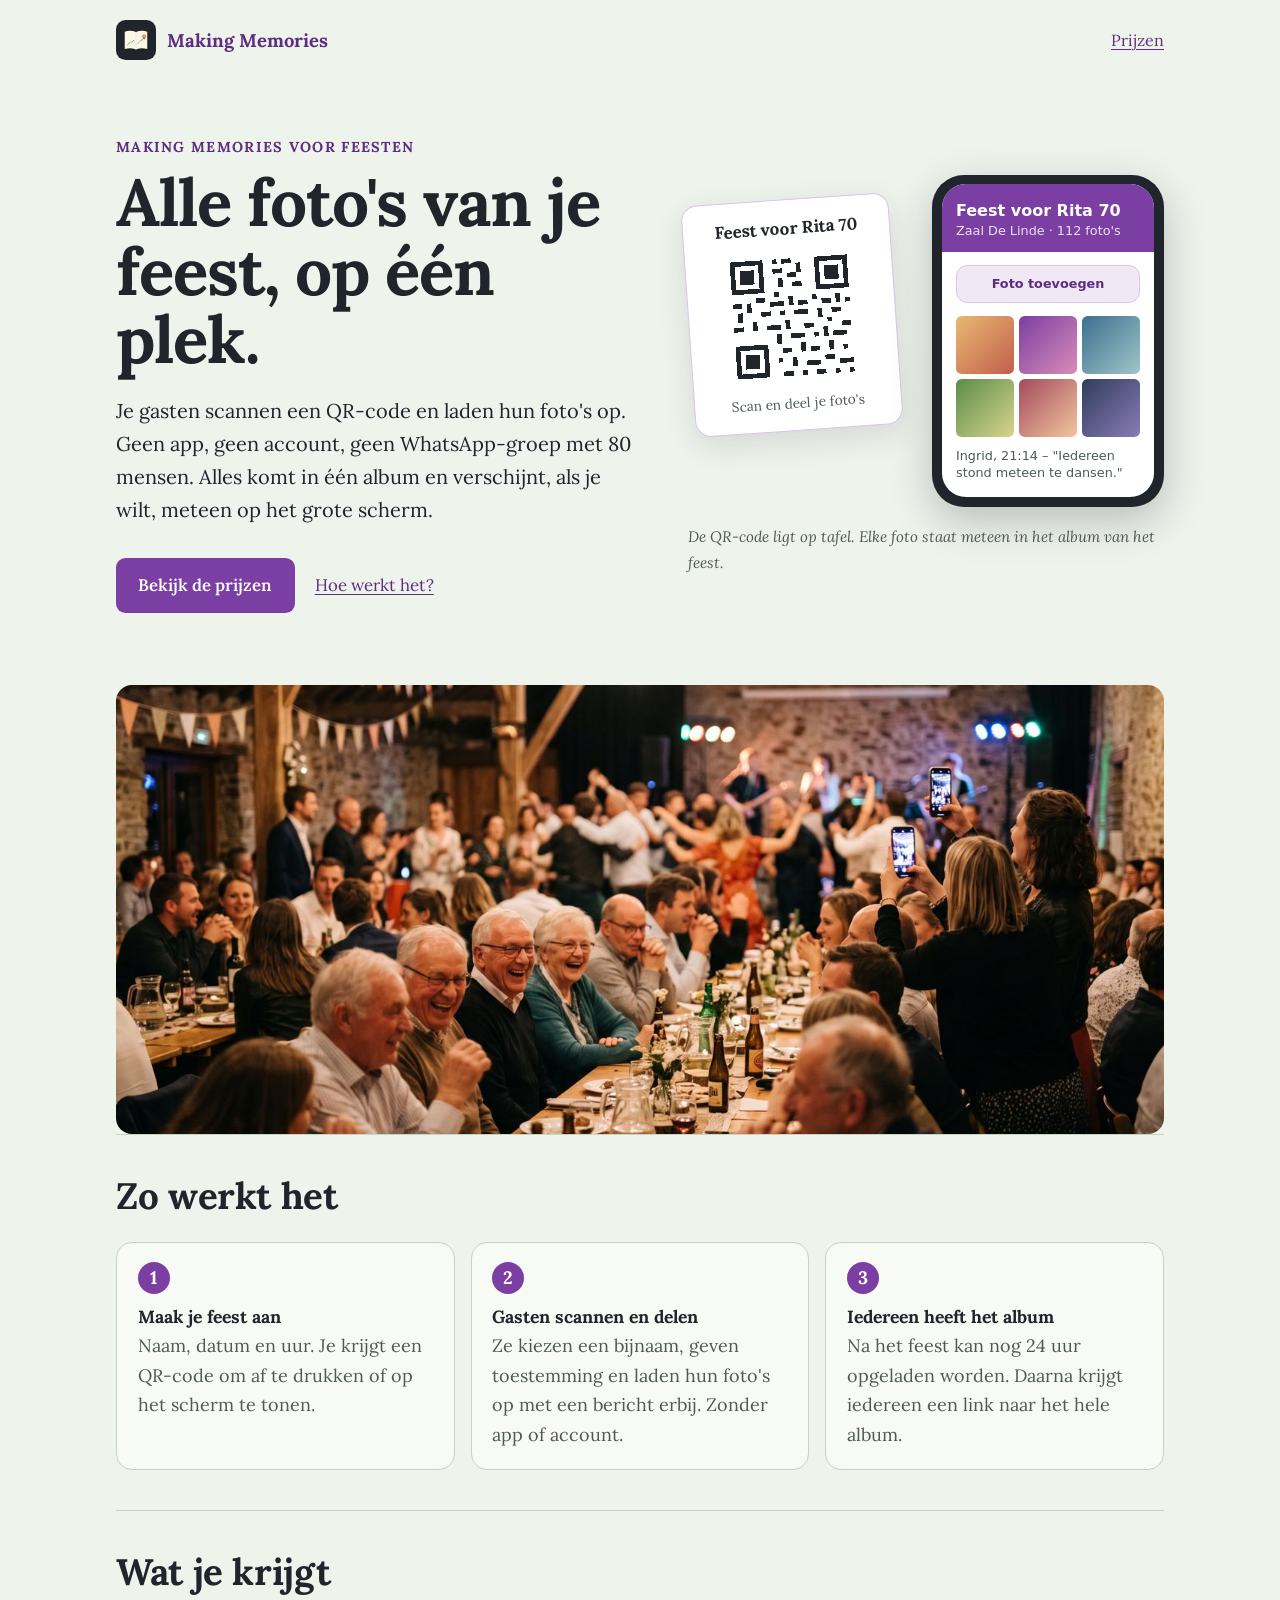
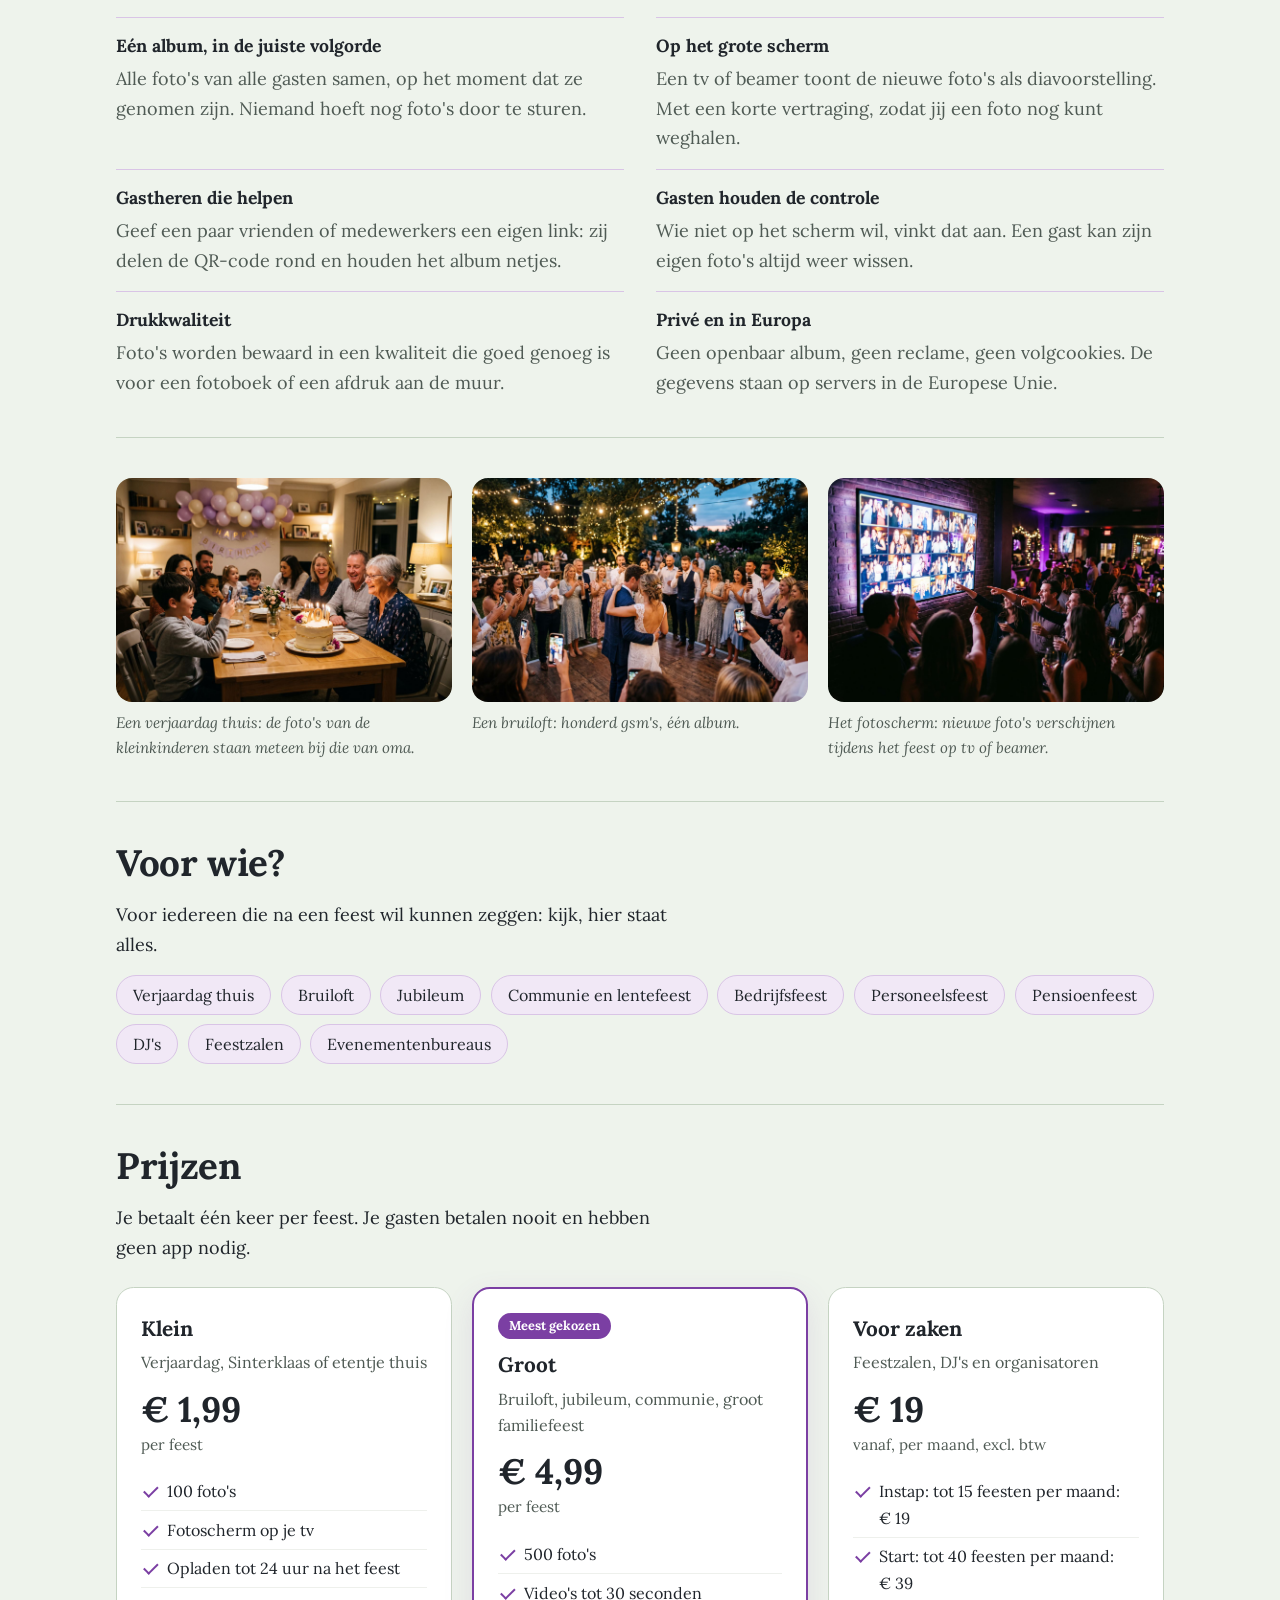
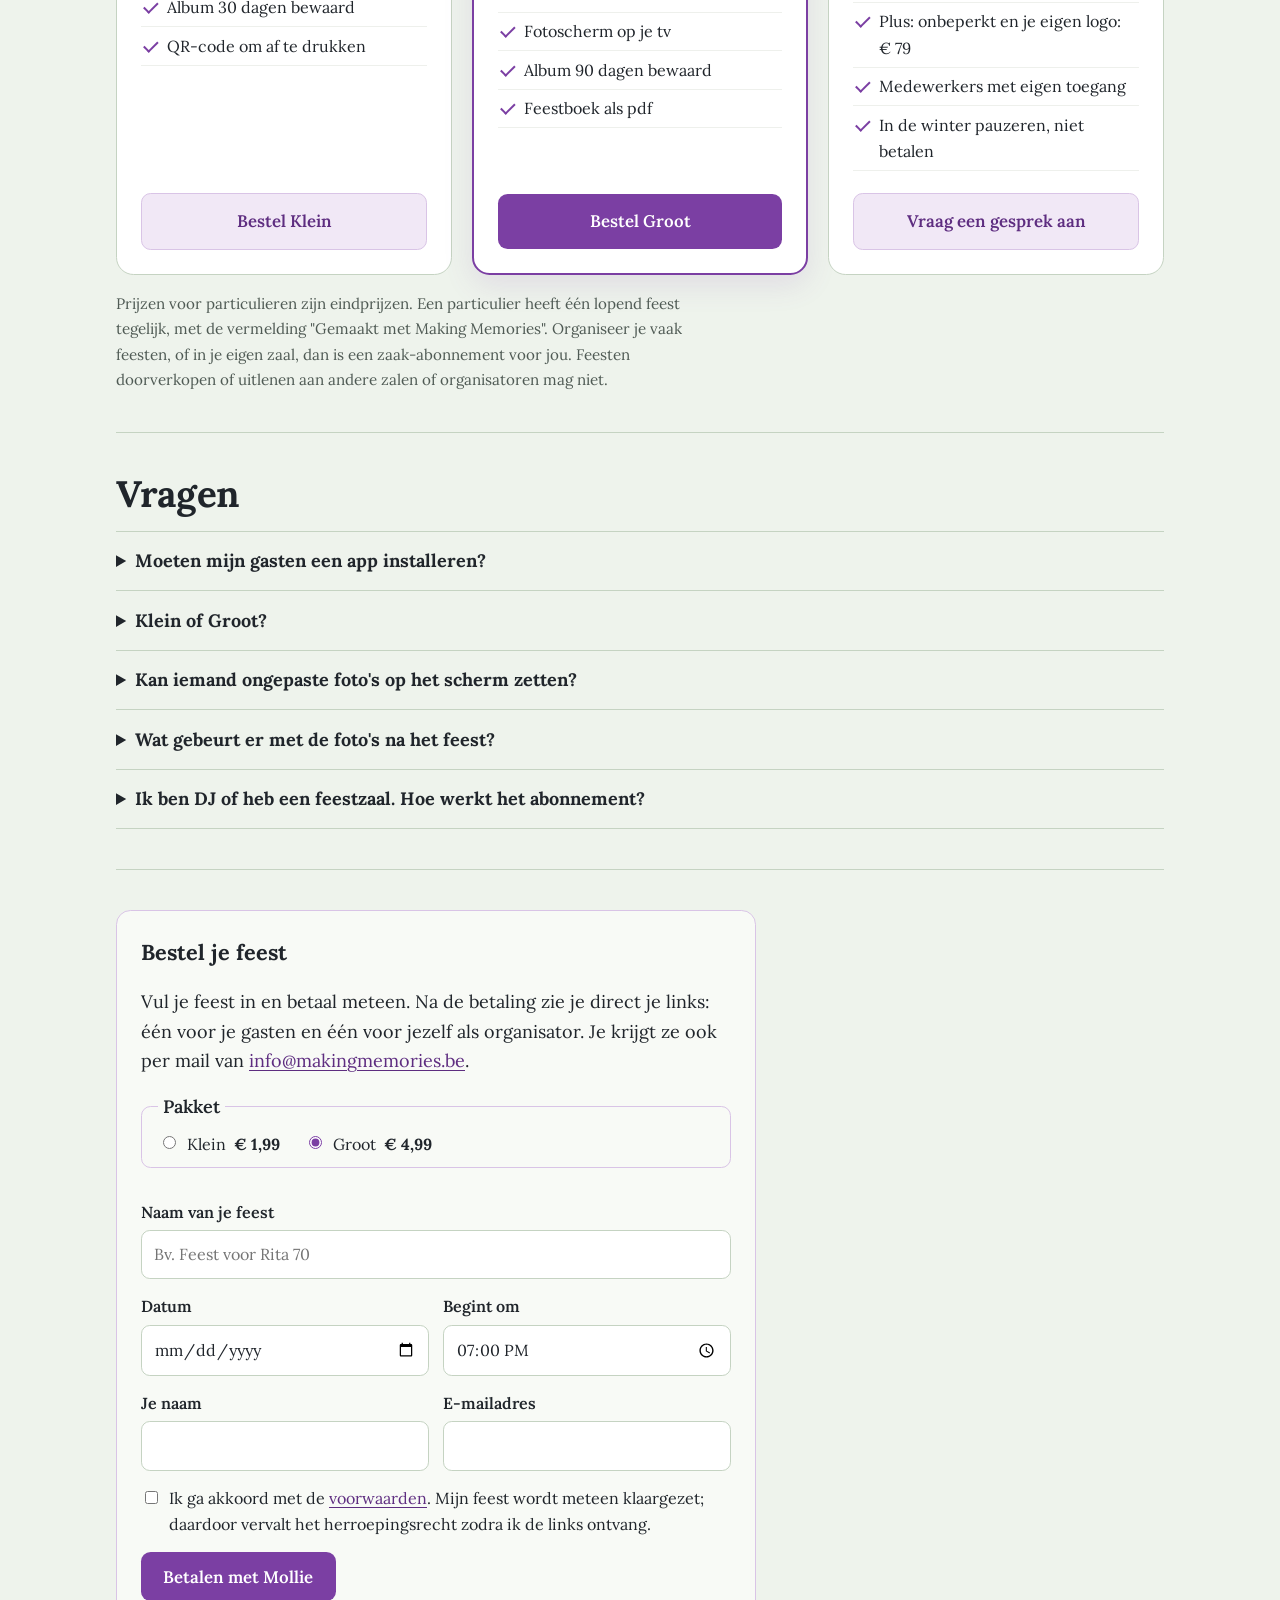
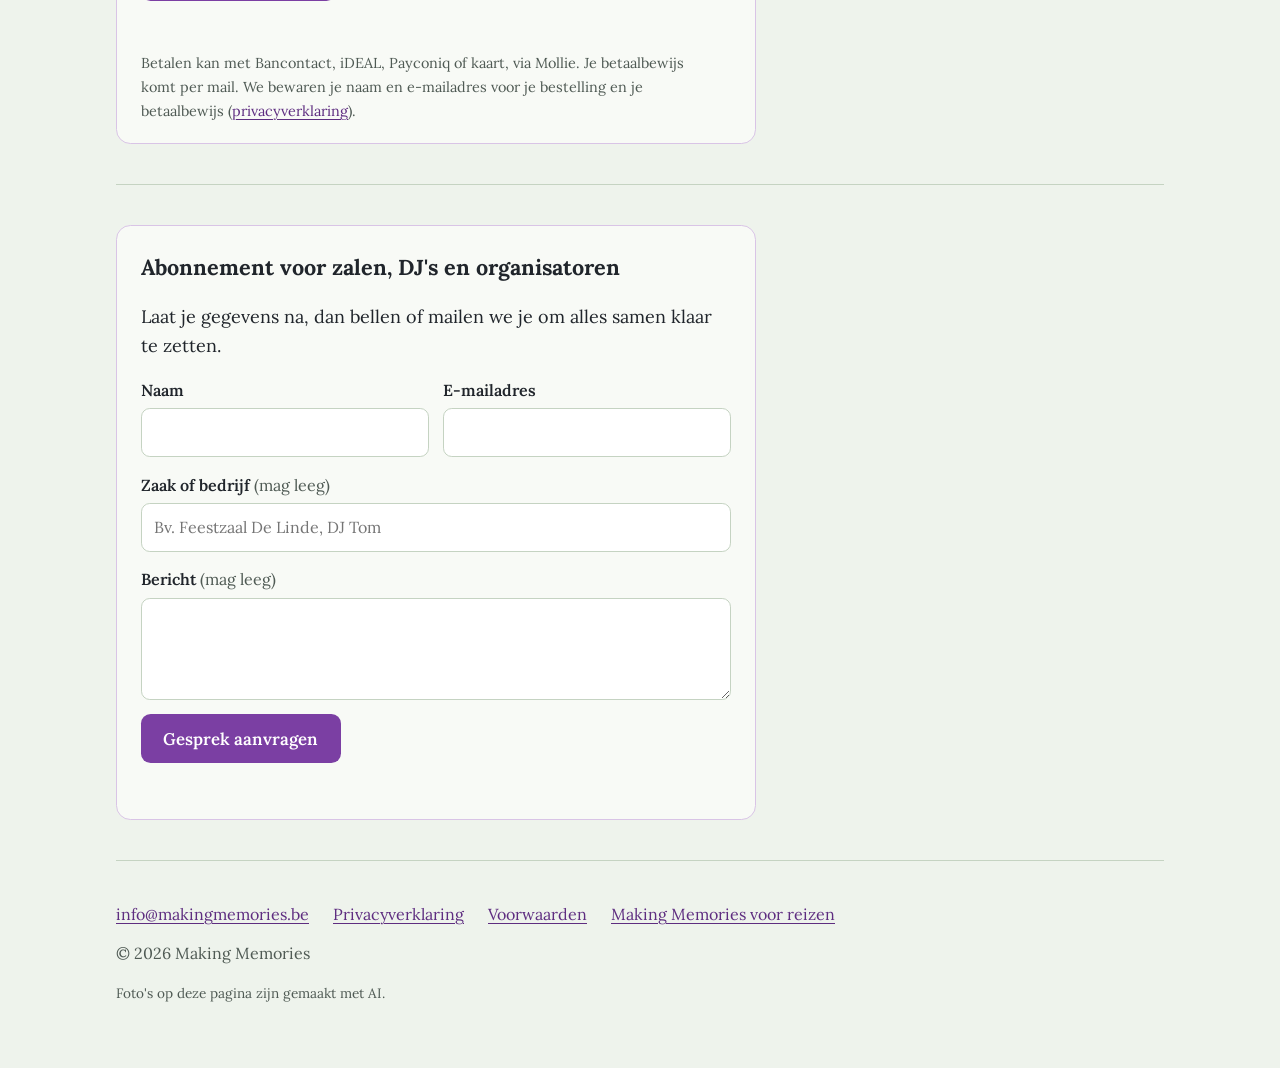
<file: feest/index.html>
<!doctype html>
<html lang="nl">
<head>
<meta charset="utf-8">
<meta name="viewport" content="width=device-width,initial-scale=1">
<title>Feestfoto's – alle foto's van je feest op één plek | Making Memories</title>
<meta name="description" content="Je gasten scannen een QR-code en laden hun foto's op, zonder app en zonder account. Alles komt in één album en verschijnt op het grote scherm. Voor thuisfeesten, bruiloften, DJ's en feestzalen.">
<meta name="theme-color" content="#20252b">
<link rel="icon" type="image/svg+xml" href="../icon.svg">
<link rel="apple-touch-icon" href="../icon-180.png">
<link rel="stylesheet" href="../style.css">
<style>
:root{--feest:#7b3fa3;--feest-deep:#5e2d80;--feest-tint:#f1e8f6;--feest-line:#d9c4e6}
.fe .button{background:var(--feest)}
.fe .button:hover{background:var(--feest-deep)}
.fe a{color:var(--feest-deep)}
.fe a.button{color:#fff}
.fe :focus-visible{outline-color:var(--feest)}
.fe .kicker{color:var(--feest-deep)}
.fe section{padding:2.5rem 0}
.fe h2{font-size:clamp(1.7rem,4vw,2.3rem);line-height:1.15;margin:0 0 1rem}

/* Hero-beeld: QR-kaartje en telefoon */
.fe-visual{position:relative;min-height:25rem;max-width:30rem;margin:0 auto;width:100%}
.qr-card{position:absolute;left:0;top:1.5rem;width:13rem;background:#fff;border:1px solid var(--feest-line);border-radius:1rem;padding:1.1rem;box-shadow:0 10px 30px rgba(32,37,43,.12);transform:rotate(-4deg);text-align:center}
.qr-card p{margin:0;font-size:.95rem;line-height:1.3}
.qr-card .qr-title{font-weight:700;font-size:1.05rem;margin-bottom:.6rem}
.qr-card svg{width:8.5rem;height:8.5rem;display:block;margin:0 auto .6rem}
.qr-card .qr-hint{color:var(--muted);font-size:.85rem}
.phone{position:absolute;right:0;top:0;width:14.5rem;background:var(--ink);border-radius:2rem;padding:.6rem;box-shadow:0 14px 40px rgba(32,37,43,.25)}
.phone-screen{background:#fff;border-radius:1.5rem;overflow:hidden;font-family:system-ui,-apple-system,"Segoe UI",Roboto,sans-serif;font-size:.8rem;line-height:1.35}
.ph-top{background:var(--feest);color:#fff;padding:1rem .9rem .8rem}
.ph-top b{display:block;font-size:1rem}
.ph-top span{opacity:.85}
.ph-body{padding:.8rem .9rem 1rem}
.ph-btn{display:block;text-align:center;background:var(--feest-tint);color:var(--feest-deep);border:1px solid var(--feest-line);border-radius:.7rem;padding:.6rem;font-weight:600;margin-bottom:.8rem}
.ph-grid{display:grid;grid-template-columns:repeat(3,1fr);gap:.3rem}
.ph-grid span{aspect-ratio:1;border-radius:.35rem;display:block}
.ph-grid span:nth-child(1){background:linear-gradient(135deg,#e9b872,#c0604a)}
.ph-grid span:nth-child(2){background:linear-gradient(135deg,#7b3fa3,#d98bb8)}
.ph-grid span:nth-child(3){background:linear-gradient(135deg,#3d6f8f,#9fc6c9)}
.ph-grid span:nth-child(4){background:linear-gradient(135deg,#5b8c4a,#d7d58a)}
.ph-grid span:nth-child(5){background:linear-gradient(135deg,#a44a5c,#f2c6a0)}
.ph-grid span:nth-child(6){background:linear-gradient(135deg,#2f3e5c,#8b7bb8)}
.ph-note{color:var(--muted);margin:.6rem 0 0}
.fe-visual-note{position:absolute;left:0;right:0;bottom:0;font-size:.95rem;color:var(--muted);font-style:italic;margin:0}

/* Stappen */
.fe-steps{list-style:none;padding:0;margin:1.5rem 0 0;display:grid;gap:1rem;counter-reset:st}
.fe-steps li{background:var(--sheet);border:1px solid var(--line);border-radius:1rem;padding:1.2rem 1.3rem;counter-increment:st}
.fe-steps li::before{content:counter(st);display:inline-grid;place-items:center;width:2rem;height:2rem;border-radius:50%;background:var(--feest);color:#fff;font-weight:700;margin-bottom:.5rem}
.fe-steps strong{display:block;font-size:1.1rem}
.fe-steps span{color:var(--muted)}

/* Wat je krijgt */
.fe-list{display:grid;gap:1rem 2rem;margin:1.5rem 0 0;padding:0;list-style:none}
.fe-list li{border-top:1px solid var(--feest-line);padding-top:.8rem}
.fe-list h3{margin:0 0 .25rem;font-size:1.1rem}
.fe-list p{margin:0;color:var(--muted)}

/* Voor wie */
.fe-who{display:flex;flex-wrap:wrap;gap:.6rem;margin:1rem 0 0;padding:0;list-style:none}
.fe-who li{background:var(--feest-tint);border:1px solid var(--feest-line);border-radius:999px;padding:.35rem 1rem;font-size:1rem}

/* Prijzen */
.plans{display:grid;gap:1.25rem;margin:1.5rem 0 0}
.plan{background:#fff;border:1px solid var(--line);border-radius:1.1rem;padding:1.5rem;display:flex;flex-direction:column}
.plan.main{border:2px solid var(--feest);box-shadow:0 10px 30px rgba(123,63,163,.12)}
.plan .tag{align-self:flex-start;background:var(--feest);color:#fff;font-size:.8rem;font-weight:700;border-radius:999px;padding:.15rem .7rem;margin-bottom:.6rem}
.plan h3{margin:0;font-size:1.3rem}
.plan .for{color:var(--muted);margin:.2rem 0 1rem;font-size:1rem}
.plan .price{font-size:2.2rem;font-weight:700;line-height:1;margin:0;font-variant-numeric:lining-nums}
.plan .per{color:var(--muted);font-size:.95rem;margin:.3rem 0 1rem}
.plan ul{margin:0 0 1.4rem;padding:0;list-style:none;flex:1}
.plan li{padding:.35rem 0 .35rem 1.6rem;position:relative;font-size:1rem;border-bottom:1px solid #eef0ec}
.plan li::before{content:"";position:absolute;left:.2rem;top:.85rem;width:.75rem;height:.4rem;border-left:2px solid var(--feest);border-bottom:2px solid var(--feest);transform:rotate(-45deg)}
.plan .button{text-align:center}
.plan.quiet .button{background:var(--feest-tint);color:var(--feest-deep);border:1px solid var(--feest-line)}
.plan.quiet .button:hover{background:var(--feest);color:#fff}
.plans-note{font-size:.95rem;color:var(--muted);margin:1rem 0 0}

/* Vragen */
.fe-faq details{border-top:1px solid var(--line);padding:.9rem 0}
.fe-faq details:last-child{border-bottom:1px solid var(--line)}
.fe-faq summary{cursor:pointer;font-weight:700}
.fe-faq p{margin:.5rem 0 0;color:var(--muted)}

.fe .request{border-color:var(--feest-line)}
.fe-band{margin:0}
.fe-band img,.fe-fotos img{width:100%;height:auto;display:block;border-radius:1rem}
.fe-band img{aspect-ratio:21/9;object-fit:cover}
.fe-fotos{display:grid;gap:1.25rem}
.fe-fotos figure{margin:0}
.fe-fotos img{aspect-ratio:3/2;object-fit:cover}
.fe-fotos figcaption{font-size:.95rem;color:var(--muted);font-style:italic;margin-top:.5rem}
@media (min-width:52rem){.fe-fotos{grid-template-columns:repeat(3,1fr)}}
.ai-note{font-size:.85rem;color:var(--muted)}
.fe .request + .request,.fe section + section .request{margin-top:0}
.pakket-keuze{border:1px solid var(--feest-line);border-radius:.6rem;padding:.6rem 1rem;margin:0 0 1rem;display:flex;flex-wrap:wrap;gap:.4rem 1.5rem}
.pakket-keuze legend{font-weight:600;padding:0 .3rem}
.pakket-keuze label,.request label.check{display:flex;gap:.5rem;align-items:flex-start;font-weight:400}
.pakket-keuze input,.request label.check input{width:auto;margin-top:.35rem;accent-color:var(--feest)}

@media (min-width:52rem){
  .fe .hero{grid-template-columns:1.1fr 1fr}
  .fe-steps{grid-template-columns:repeat(3,1fr)}
  .fe-list{grid-template-columns:repeat(2,1fr)}
  .plans{grid-template-columns:repeat(3,1fr);align-items:stretch}
}
@media (max-width:26rem){
  .fe-visual{min-height:27rem}
  .qr-card{width:11rem;padding:.8rem}
  .qr-card svg{width:7rem;height:7rem}
  .phone{width:12.5rem}
}
</style>
</head>
<body>
<div class="wrap fe">
  <header class="site-head">
    <a class="brand" href="../"><img src="../icon.svg" alt="" width="40" height="40">Making Memories</a>
    <a class="head-link" href="#prijzen">Prijzen</a>
  </header>

  <main>
    <div class="hero">
      <div>
        <p class="kicker">Making Memories voor feesten</p>
        <h1>Alle foto's van je feest, op één plek.</h1>
        <p class="lead">Je gasten scannen een QR-code en laden hun foto's op. Geen app, geen account, geen WhatsApp-groep met 80 mensen. Alles komt in één album en verschijnt, als je wilt, meteen op het grote scherm.</p>
        <div class="actions">
          <a class="button" href="#prijzen">Bekijk de prijzen</a>
          <a class="quiet-link" href="#hoe">Hoe werkt het?</a>
        </div>
      </div>

      <figure class="fe-visual" style="margin:0" aria-label="Voorbeeld: een QR-kaartje op tafel en het album op de telefoon van een gast">
        <div class="qr-card" aria-hidden="true">
          <p class="qr-title">Feest voor Rita 70</p>
          <svg viewBox="0 0 29 29" shape-rendering="crispEdges">
            <rect width="29" height="29" fill="#fff"/>
            <g fill="#20252b">
              <path d="M2 2h7v7H2zM3 3v5h5V3zM4 4h3v3H4zM20 2h7v7h-7zM21 3v5h5V3zM22 4h3v3h-3zM2 20h7v7H2zM3 21v5h5v-5zM4 22h3v3H4z" fill-rule="evenodd"/>
              <path d="M11 2h1v1h-1zM13 2h2v1h-2zM16 3h1v2h-1zM11 4h2v1h-2zM14 5h2v1h-2zM12 6h1v2h-1zM15 7h2v1h-2zM11 9h1v1h-1zM2 11h2v1H2zM5 11h1v2H5zM7 10h2v1H7zM10 11h3v1h-3zM14 10h1v2h-1zM16 11h2v1h-2zM19 10h1v1h-1zM21 11h2v1h-2zM24 10h1v2h-1zM26 11h1v1h-1zM3 13h1v2H3zM8 13h2v1H8zM12 13h1v1h-1zM15 13h3v1h-3zM20 13h1v2h-1zM23 13h2v1h-2zM2 16h2v1H2zM6 15h1v2H6zM9 16h3v1H9zM13 15h1v2h-1zM17 16h2v1h-2zM22 15h1v1h-1zM25 16h2v1h-2zM11 18h1v2h-1zM14 18h3v1h-3zM19 18h1v1h-1zM21 17h1v2h-1zM23 18h3v1h-3zM12 21h2v1h-2zM16 20h1v2h-1zM18 21h2v1h-2zM22 20h1v2h-1zM25 21h1v1h-1zM11 23h1v1h-1zM14 23h1v2h-1zM17 24h3v1h-3zM21 23h2v1h-2zM24 24h3v1h-3zM12 26h2v1h-2zM16 26h1v1h-1zM19 26h2v1h-2zM23 26h1v1h-1zM26 26h1v1h-1z"/>
            </g>
          </svg>
          <p class="qr-hint">Scan en deel je foto's</p>
        </div>
        <div class="phone" aria-hidden="true">
          <div class="phone-screen">
            <div class="ph-top"><b>Feest voor Rita 70</b><span>Zaal De Linde · 112 foto's</span></div>
            <div class="ph-body">
              <span class="ph-btn">Foto toevoegen</span>
              <div class="ph-grid"><span></span><span></span><span></span><span></span><span></span><span></span></div>
              <p class="ph-note">Ingrid, 21:14 – "Iedereen stond meteen te dansen."</p>
            </div>
          </div>
        </div>
        <figcaption class="fe-visual-note">De QR-code ligt op tafel. Elke foto staat meteen in het album van het feest.</figcaption>
      </figure>
    </div>

    <figure class="fe-band"><img src="img/zaal.jpg" alt="Gasten aan lange tafels in een feestzaal, enkelen fotograferen de dansvloer met hun gsm" width="1400" height="939" loading="lazy"></figure>

    <section id="hoe" aria-labelledby="hoe-t">
      <h2 id="hoe-t">Zo werkt het</h2>
      <ol class="fe-steps">
        <li><strong>Maak je feest aan</strong><span>Naam, datum en uur. Je krijgt een QR-code om af te drukken of op het scherm te tonen.</span></li>
        <li><strong>Gasten scannen en delen</strong><span>Ze kiezen een bijnaam, geven toestemming en laden hun foto's op met een bericht erbij. Zonder app of account.</span></li>
        <li><strong>Iedereen heeft het album</strong><span>Na het feest kan nog 24 uur opgeladen worden. Daarna krijgt iedereen een link naar het hele album.</span></li>
      </ol>
    </section>

    <section aria-labelledby="krijgt">
      <h2 id="krijgt">Wat je krijgt</h2>
      <ul class="fe-list">
        <li><h3>Eén album, in de juiste volgorde</h3><p>Alle foto's van alle gasten samen, op het moment dat ze genomen zijn. Niemand hoeft nog foto's door te sturen.</p></li>
        <li><h3>Op het grote scherm</h3><p>Een tv of beamer toont de nieuwe foto's als diavoorstelling. Met een korte vertraging, zodat jij een foto nog kunt weghalen.</p></li>
        <li><h3>Gastheren die helpen</h3><p>Geef een paar vrienden of medewerkers een eigen link: zij delen de QR-code rond en houden het album netjes.</p></li>
        <li><h3>Gasten houden de controle</h3><p>Wie niet op het scherm wil, vinkt dat aan. Een gast kan zijn eigen foto's altijd weer wissen.</p></li>
        <li><h3>Drukkwaliteit</h3><p>Foto's worden bewaard in een kwaliteit die goed genoeg is voor een fotoboek of een afdruk aan de muur.</p></li>
        <li><h3>Privé en in Europa</h3><p>Geen openbaar album, geen reclame, geen volgcookies. De gegevens staan op servers in de Europese Unie.</p></li>
      </ul>
    </section>

    <section aria-label="Voorbeelden">
      <div class="fe-fotos">
        <figure><img src="img/thuis.jpg" alt="Een 70ste verjaardag thuis aan tafel, een kleinzoon neemt een foto" width="1400" height="939" loading="lazy"><figcaption>Een verjaardag thuis: de foto's van de kleinkinderen staan meteen bij die van oma.</figcaption></figure>
        <figure><img src="img/bruiloft.jpg" alt="Gasten op een bruiloft in een tuin fotograferen het dansende koppel" width="1400" height="939" loading="lazy"><figcaption>Een bruiloft: honderd gsm's, één album.</figcaption></figure>
        <figure><img src="img/scherm.jpg" alt="Gasten wijzen naar een tv-scherm met foto's van het feest" width="1400" height="939" loading="lazy"><figcaption>Het fotoscherm: nieuwe foto's verschijnen tijdens het feest op tv of beamer.</figcaption></figure>
      </div>
    </section>

    <section aria-labelledby="wie">
      <h2 id="wie">Voor wie?</h2>
      <p>Voor iedereen die na een feest wil kunnen zeggen: kijk, hier staat alles.</p>
      <ul class="fe-who">
        <li>Verjaardag thuis</li><li>Bruiloft</li><li>Jubileum</li><li>Communie en lentefeest</li><li>Bedrijfsfeest</li><li>Personeelsfeest</li><li>Pensioenfeest</li><li>DJ's</li><li>Feestzalen</li><li>Evenementenbureaus</li>
      </ul>
    </section>

    <section id="prijzen" aria-labelledby="prijzen-t">
      <h2 id="prijzen-t">Prijzen</h2>
      <p>Je betaalt één keer per feest. Je gasten betalen nooit en hebben geen app nodig.</p>
      <div class="plans">
        <article class="plan quiet">
          <h3>Klein</h3>
          <p class="for">Verjaardag, Sinterklaas of etentje thuis</p>
          <p class="price">€ 1,99</p>
          <p class="per">per feest</p>
          <ul>
            <li>100 foto's</li>
            <li>Fotoscherm op je tv</li>
            <li>Opladen tot 24 uur na het feest</li>
            <li>Album 30 dagen bewaard</li>
            <li>QR-code om af te drukken</li>
          </ul>
          <a class="button" href="#bestellen" data-pakket="klein">Bestel Klein</a>
        </article>
        <article class="plan main">
          <span class="tag">Meest gekozen</span>
          <h3>Groot</h3>
          <p class="for">Bruiloft, jubileum, communie, groot familiefeest</p>
          <p class="price">€ 4,99</p>
          <p class="per">per feest</p>
          <ul>
            <li>500 foto's</li>
            <li>Video's tot 30 seconden</li>
            <li>Fotoscherm op je tv</li>
            <li>Album 90 dagen bewaard</li>
            <li>Feestboek als pdf</li>
          </ul>
          <a class="button" href="#bestellen" data-pakket="groot">Bestel Groot</a>
        </article>
        <article class="plan quiet">
          <h3>Voor zaken</h3>
          <p class="for">Feestzalen, DJ's en organisatoren</p>
          <p class="price">€ 19</p>
          <p class="per">vanaf, per maand, excl. btw</p>
          <ul>
            <li>Instap: tot 15 feesten per maand: €&nbsp;19</li>
            <li>Start: tot 40 feesten per maand: €&nbsp;39</li>
            <li>Plus: onbeperkt en je eigen logo: €&nbsp;79</li>
            <li>Medewerkers met eigen toegang</li>
            <li>In de winter pauzeren, niet betalen</li>
          </ul>
          <a class="button" href="#gesprek">Vraag een gesprek aan</a>
        </article>
      </div>
      <p class="plans-note">Prijzen voor particulieren zijn eindprijzen. Een particulier heeft één lopend feest tegelijk, met de vermelding "Gemaakt met Making Memories". Organiseer je vaak feesten, of in je eigen zaal, dan is een zaak-abonnement voor jou. Feesten doorverkopen of uitlenen aan andere zalen of organisatoren mag niet.</p>
    </section>

    <section class="fe-faq" aria-labelledby="vragen">
      <h2 id="vragen">Vragen</h2>
      <details><summary>Moeten mijn gasten een app installeren?</summary><p>Nee. De QR-code opent een webpagina. Een gast kiest een bijnaam en kan meteen foto's toevoegen, op iPhone en Android.</p></details>
      <details><summary>Klein of Groot?</summary><p>Voor een feest thuis met familie zijn 100 foto's meestal genoeg. Bij een bruiloft of een feest met veel gasten kies je Groot: 500 foto's, ook korte video's, en je bewaart het album 90 dagen.</p></details>
      <details><summary>Kan iemand ongepaste foto's op het scherm zetten?</summary><p>Elke foto verschijnt met een korte vertraging op het scherm. In die tijd kan jij of een gastheer een foto nog weghalen.</p></details>
      <details><summary>Wat gebeurt er met de foto's na het feest?</summary><p>Tot 24 uur na het einde kunnen gasten nog foto's toevoegen. Daarna krijgt iedereen de albumlink. Hoe lang het album bewaard blijft, staat in de <a href="../voorwaarden.html">voorwaarden</a>.</p></details>
      <details><summary>Ik ben DJ of heb een feestzaal. Hoe werkt het abonnement?</summary><p>Je maakt zelf een feest aan voor elk feest dat je doet of in je zaal laat doorgaan. Je klanten krijgen hun eigen QR-code en album. Je betaalt per maand, volgens het aantal feesten. Ga je eens over de grens, dan stopt er niets: je krijgt een melding om de volgende maand een pakket hoger te nemen. Laat je gegevens na, dan bellen we je.</p></details>
    </section>

    <section aria-labelledby="bestellen-t">
      <div class="request" id="bestellen">
        <h3 id="bestellen-t">Bestel je feest</h3>
        <p>Vul je feest in en betaal meteen. Na de betaling zie je direct je links: één voor je gasten en één voor jezelf als organisator. Je krijgt ze ook per mail van <a href="mailto:info@makingmemories.be">info@makingmemories.be</a>.</p>
        <form id="bestelForm" novalidate>
          <fieldset class="pakket-keuze">
            <legend>Pakket</legend>
            <label><input type="radio" name="pakket" value="klein"> Klein <b>€ 1,99</b></label>
            <label><input type="radio" name="pakket" value="groot" checked> Groot <b>€ 4,99</b></label>
          </fieldset>
          <label>Naam van je feest<input name="feest" type="text" maxlength="80" required placeholder="Bv. Feest voor Rita 70"></label>
          <div class="field-row">
            <label>Datum<input name="datum" type="date" required></label>
            <label>Begint om<input name="uur" type="time" value="19:00" required></label>
          </div>
          <div class="field-row">
            <label>Je naam<input name="naam" type="text" autocomplete="name" maxlength="80" required></label>
            <label>E-mailadres<input name="email" type="email" autocomplete="email" maxlength="200" required></label>
          </div>
          <label class="check"><input type="checkbox" name="akkoord" required><span>Ik ga akkoord met de <a href="../voorwaarden.html">voorwaarden</a>. Mijn feest wordt meteen klaargezet; daardoor vervalt het herroepingsrecht zodra ik de links ontvang.</span></label>
          <label class="hp" aria-hidden="true">Laat dit leeg<input name="website" type="text" tabindex="-1" autocomplete="off"></label>
          <button class="button" type="submit">Betalen met Mollie</button>
          <p class="form-status" role="status" aria-live="polite"></p>
          <p class="form-note">Betalen kan met Bancontact, iDEAL, Payconiq of kaart, via Mollie. Je betaalbewijs komt per mail. We bewaren je naam en e-mailadres voor je bestelling en je betaalbewijs (<a href="../privacy.html">privacyverklaring</a>).</p>
        </form>
      </div>
    </section>

    <section aria-labelledby="gesprek-t">
      <div class="request" id="gesprek">
        <h3 id="gesprek-t">Abonnement voor zalen, DJ's en organisatoren</h3>
        <p>Laat je gegevens na, dan bellen of mailen we je om alles samen klaar te zetten.</p>
        <form id="gesprekForm" novalidate>
          <div class="field-row">
            <label>Naam<input name="naam" type="text" autocomplete="name" maxlength="80" required></label>
            <label>E-mailadres<input name="email" type="email" autocomplete="email" maxlength="200" required></label>
          </div>
          <label>Zaak of bedrijf <span class="optional">(mag leeg)</span><input name="wat" type="text" maxlength="120" placeholder="Bv. Feestzaal De Linde, DJ Tom"></label>
          <label>Bericht <span class="optional">(mag leeg)</span><textarea name="bericht" rows="3" maxlength="700"></textarea></label>
          <label class="hp" aria-hidden="true">Laat dit leeg<input name="website" type="text" tabindex="-1" autocomplete="off"></label>
          <button class="button" type="submit">Gesprek aanvragen</button>
          <p class="form-status" role="status" aria-live="polite"></p>
        </form>
      </div>
    </section>
  </main>

  <footer class="site-foot">
    <nav aria-label="Voettekst">
      <a href="mailto:info@makingmemories.be">info@makingmemories.be</a>
      <a href="../privacy.html">Privacyverklaring</a>
      <a href="../voorwaarden.html">Voorwaarden</a>
      <a href="../">Making Memories voor reizen</a>
    </nav>
    <p>© 2026 Making Memories</p>
    <p class="ai-note">Foto's op deze pagina zijn gemaakt met AI.</p>
  </footer>
</div>
<script>
(function(){
  // Prijskaarten kiezen het pakket in het bestelformulier.
  var bestel=document.getElementById('bestelForm');
  Array.prototype.forEach.call(document.querySelectorAll('[data-pakket]'),function(a){
    a.addEventListener('click',function(){var r=bestel.querySelector('input[name=pakket][value="'+a.getAttribute('data-pakket')+'"]');if(r)r.checked=true;});
  });
  var lokaal=location.hostname==='localhost';
  var basis='https://'+(lokaal?'whebrmytlidfzvcickdh':'hktczewqpevvgxqcswov')+'.supabase.co/functions/v1/';
  // Openbare sleutel (dezelfde als in de app), geen geheim.
  var sleutel=lokaal?'sb_publishable_LPdEmMiecZRwwuV8b0Ai5A_cKDsCzK-':'sb_publishable_YmfLKfk25pED0oqoTbSYPA_LWhZIuZC';
  var geladen=Date.now();
  function meld(f,tekst,soort){var s=f.querySelector('.form-status');s.textContent=tekst;s.className='form-status '+(soort||'');}
  function post(functie,data){
    return fetch(basis+functie,{method:'POST',headers:{'Content-Type':'application/json','apikey':sleutel},body:JSON.stringify(data)})
      .then(function(r){return r.json().catch(function(){return {};}).then(function(d){d.ok=r.ok&&d.ok!==false;return d;});});
  }
  var emailOk=function(e){return /^[^\s@]+@[^\s@]+\.[^\s@]+$/.test(e);};

  // Bestellen: de functie feest-bestellen (nog te bouwen, docs/ontwerp-feest-bestellen.md) maakt de Mollie-betaling
  // en geeft checkout_url terug. Het bedrag komt nooit uit deze pagina, alleen de pakketnaam.
  bestel.addEventListener('submit',function(e){
    e.preventDefault();var f=bestel,knop=f.querySelector('button');
    var d={pakket:(f.querySelector('input[name=pakket]:checked')||{}).value,feest:f.feest.value.trim(),datum:f.datum.value,uur:f.uur.value,
      naam:f.naam.value.trim(),email:f.email.value.trim(),website:f.website.value,ingevuld_ms:Date.now()-geladen};
    if(!d.feest){meld(f,'Geef je feest een naam.','err');f.feest.focus();return;}
    if(!d.datum){meld(f,'Kies de datum van je feest.','err');f.datum.focus();return;}
    if(!d.naam){meld(f,'Vul je naam in.','err');f.naam.focus();return;}
    if(!emailOk(d.email)){meld(f,'Dit e-mailadres lijkt niet te kloppen.','err');f.email.focus();return;}
    if(!f.akkoord.checked){meld(f,'Vink de voorwaarden aan om verder te gaan.','err');f.akkoord.focus();return;}
    knop.disabled=true;meld(f,'Even geduld, we openen Mollie…');
    post('feest-bestellen',d).then(function(r){
      if(r.ok&&r.checkout_url&&/^https:\/\/www\.mollie\.com\//.test(r.checkout_url)){location.href=r.checkout_url;return;}
      meld(f,r.fout||'Bestellen lukt nog niet online. Mail ons op info@makingmemories.be, dan zetten we je feest met de hand klaar.','err');knop.disabled=false;
    }).catch(function(){meld(f,'Bestellen lukt nog niet online. Mail ons op info@makingmemories.be, dan zetten we je feest met de hand klaar.','err');knop.disabled=false;});
  });

  // Zaak-abonnement: zelfde aanvraagfunctie als de startpagina.
  var gesprek=document.getElementById('gesprekForm');
  gesprek.addEventListener('submit',function(e){
    e.preventDefault();var f=gesprek,knop=f.querySelector('button');
    var naam=f.naam.value.trim(),email=f.email.value.trim();
    if(!naam){meld(f,'Vul je naam in.','err');f.naam.focus();return;}
    if(!emailOk(email)){meld(f,'Dit e-mailadres lijkt niet te kloppen.','err');f.email.focus();return;}
    var regels=['FEEST – zaak-abonnement'];if(f.wat.value.trim())regels.push('Zaak: '+f.wat.value.trim());
    var extra=f.bericht.value.trim();var bericht=(regels.join('\n')+(extra?'\n\n'+extra:'')).slice(0,1000);
    knop.disabled=true;meld(f,'Even geduld…');
    post('uitnodiging-aanvraag',{naam:naam,email:email,soort:'',bericht:bericht,website:f.website.value,ingevuld_ms:Date.now()-geladen})
    .then(function(r){if(r.ok){f.reset();meld(f,'Bedankt! We nemen snel contact op.','ok');}else meld(f,r.fout||'Versturen lukte niet. Mail ons gerust op info@makingmemories.be.','err');})
    .catch(function(){meld(f,'Versturen lukte niet. Mail ons op info@makingmemories.be.','err');})
    .then(function(){knop.disabled=false;});
  });
})();
</script>
</body>
</html>
</file>
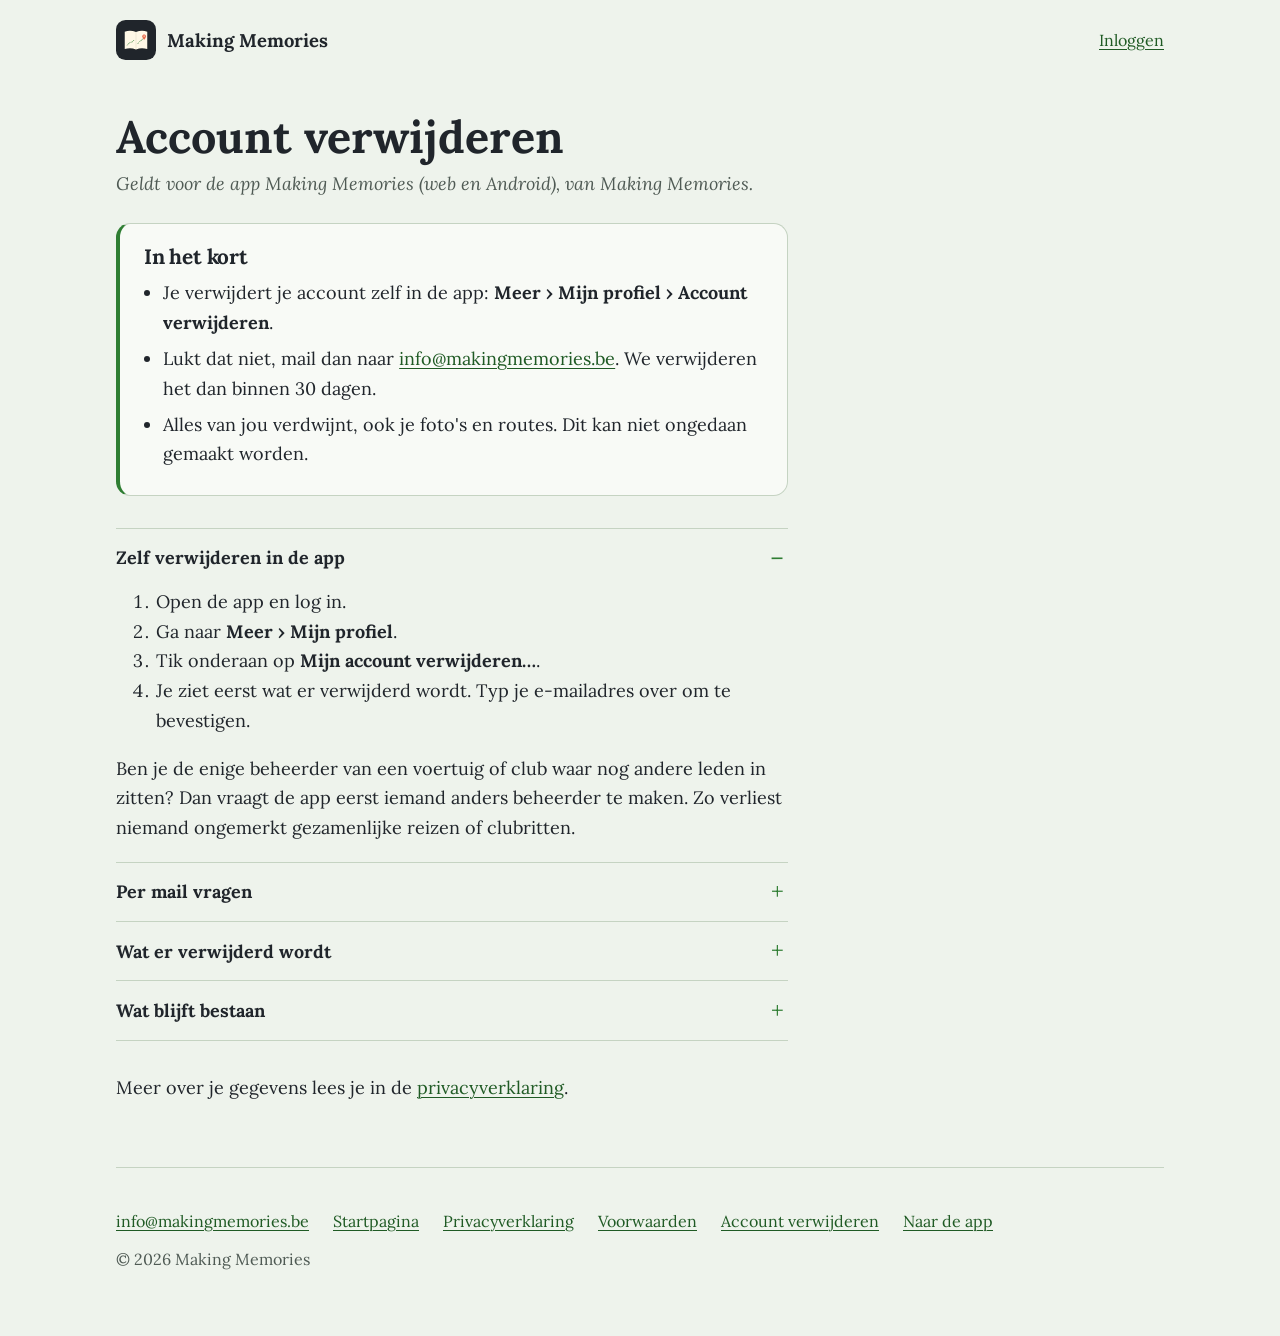
<file: account-verwijderen.html>
<!doctype html>
<html lang="nl">
<head>
<meta charset="utf-8">
<meta name="viewport" content="width=device-width,initial-scale=1">
<title>Account verwijderen – Making Memories</title>
<meta name="description" content="Zo verwijder je je Making Memories-account en je gegevens, in de app of per mail.">
<meta name="theme-color" content="#20252b">
<link rel="icon" type="image/svg+xml" href="icon.svg">
<link rel="apple-touch-icon" href="icon-180.png">
<link rel="stylesheet" href="style.css">
</head>
<body>
<div class="wrap">
  <header class="site-head">
    <a class="brand" href="./"><img src="icon.svg" alt="" width="40" height="40">Making Memories</a>
    <a class="head-link" href="https://app.makingmemories.be/">Inloggen</a>
  </header>

  <main class="doc">
    <h1>Account verwijderen</h1>
    <p class="updated">Geldt voor de app Making Memories (web en Android), van Making Memories.</p>

    <div class="in-short">
      <h2>In het kort</h2>
      <ul>
        <li>Je verwijdert je account zelf in de app: <strong>Meer › Mijn profiel › Account verwijderen</strong>.</li>
        <li>Lukt dat niet, mail dan naar <a href="mailto:info@makingmemories.be?subject=Account%20verwijderen">info@makingmemories.be</a>. We verwijderen het dan binnen 30 dagen.</li>
        <li>Alles van jou verdwijnt, ook je foto's en routes. Dit kan niet ongedaan gemaakt worden.</li>
      </ul>
    </div>

    <details open>
      <summary>Zelf verwijderen in de app</summary>
      <ol>
        <li>Open de app en log in.</li>
        <li>Ga naar <strong>Meer › Mijn profiel</strong>.</li>
        <li>Tik onderaan op <strong>Mijn account verwijderen…</strong>.</li>
        <li>Je ziet eerst wat er verwijderd wordt. Typ je e-mailadres over om te bevestigen.</li>
      </ol>
      <p>Ben je de enige beheerder van een voertuig of club waar nog andere leden in zitten? Dan vraagt de app eerst iemand anders beheerder te maken. Zo verliest niemand ongemerkt gezamenlijke reizen of clubritten.</p>
    </details>

    <details>
      <summary>Per mail vragen</summary>
      <p>Mail vanaf het e-mailadres van je account naar <a href="mailto:info@makingmemories.be?subject=Account%20verwijderen">info@makingmemories.be</a> met als onderwerp "Account verwijderen". We bevestigen per mail en verwijderen je account binnen 30 dagen.</p>
    </details>

    <details>
      <summary>Wat er verwijderd wordt</summary>
      <ul>
        <li>Je account en je profiel.</li>
        <li>Je voertuigen waarvan je de enige beheerder bent, met alle reizen, overnachtingen, tankbeurten, kosten, onderhoud en foto's.</li>
        <li>Je routes (GPX), je vrienden, uitnodigingen en lidmaatschappen.</li>
        <li>Clubs waarvan je het enige lid bent.</li>
      </ul>
    </details>

    <details>
      <summary>Wat blijft bestaan</summary>
      <ul>
        <li>Een voertuig of club met nog andere leden blijft voor hen bestaan. Jij bent er dan geen lid meer van.</li>
        <li>Back-ups: daar staan je gegevens nog in tot ze vanzelf gewist worden (hoogstens 6 maanden). We gebruiken ze alleen om de app te herstellen na een storing.</li>
        <li>Wat we wettelijk moeten bewaren, zoals facturen, houden we zo lang als de wet vraagt.</li>
      </ul>
    </details>

    <p class="see-also">Meer over je gegevens lees je in de <a href="privacy.html">privacyverklaring</a>.</p>
  </main>

  <footer class="site-foot">
    <nav aria-label="Voettekst">
      <a href="mailto:info@makingmemories.be">info@makingmemories.be</a>
      <a href="./">Startpagina</a>
      <a href="privacy.html">Privacyverklaring</a>
      <a href="voorwaarden.html">Voorwaarden</a>
      <a href="account-verwijderen.html">Account verwijderen</a>
      <a href="https://app.makingmemories.be/">Naar de app</a>
    </nav>
    <p>© 2026 Making Memories</p>
  </footer>
</div>
</body>
</html>
</file>
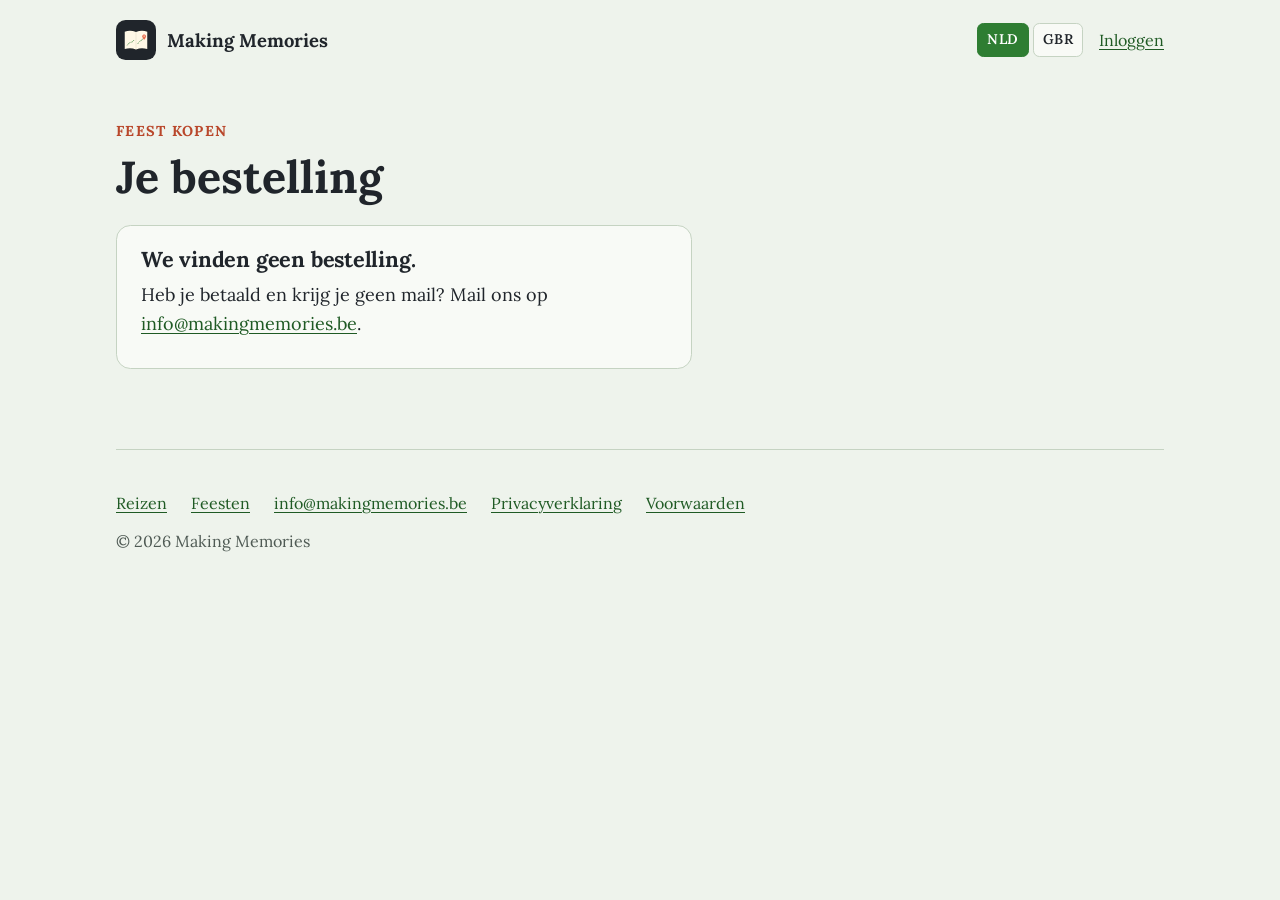
<file: feesten-bedankt.html>
<!doctype html>
<html lang="nl">
<head>
<meta charset="utf-8">
<meta name="viewport" content="width=device-width,initial-scale=1">
<meta name="robots" content="noindex">
<meta name="referrer" content="no-referrer">
<title>Making Memories – je bestelling</title>
<meta name="theme-color" content="#20252b">
<link rel="icon" type="image/svg+xml" href="icon.svg">
<link rel="apple-touch-icon" href="icon-180.png">
<link rel="stylesheet" href="style.css">
</head>
<body>
<div class="wrap">
  <header class="site-head">
    <a class="brand" href="./"><img src="icon.svg" alt="" width="40" height="40">Making Memories</a>
    <div class="lang" role="group" aria-label="Taal"><span aria-current="true" lang="nl">NLD</span><a href="en/feesten-bedankt.html" hreflang="en" lang="en" aria-label="English" data-taal>GBR</a></div>
    <a class="head-link" href="https://app.makingmemories.be/">Inloggen</a>
  </header>

  <main>
    <div class="intro">
      <p class="kicker">Feest kopen</p>
      <h1 class="bedankt-kop">Je bestelling</h1>
      <noscript><p>Je mail komt binnen enkele minuten. Niets gekregen? Kijk in je spam of mail <a href="mailto:info@makingmemories.be">info@makingmemories.be</a>.</p></noscript>
      <div class="promo-link bedankt" id="bedankt" role="status" aria-live="polite">
      <div data-stand="laden" hidden>
        <p>We kijken je betaling na…</p>
      </div>
      <div data-stand="betaald" hidden>
        <h2>Betaald. Dank je wel.</h2>
      </div>
      <div data-stand="bezig" hidden>
        <h2>Je betaling is nog bezig.</h2>
      </div>
      <div data-stand="betaald bezig" hidden>
        <p>Je mail komt binnen enkele minuten. Niets gekregen? Kijk in je spam of mail <a href="mailto:info@makingmemories.be">info@makingmemories.be</a>.</p>
      </div>
      <div data-stand="mislukt" hidden>
        <h2>De betaling is niet gelukt.</h2>
        <p>Er is geen feest aangemaakt. Je kunt het opnieuw proberen.</p>
        <p><a href="feesten.html#kopen">Terug naar het bestelformulier</a></p>
      </div>
      <div data-stand="te_laat" hidden>
        <h2>Je bestelling is niet gelukt.</h2>
        <p>De betaling kwam na het einde van het feest, dus er is geen feest aangemaakt. Mail ons op <a href="mailto:info@makingmemories.be">info@makingmemories.be</a>.</p>
      </div>
      <div data-stand="nakijken" hidden>
        <h2>Je bestelling is niet gelukt.</h2>
        <p>Er is geen feest aangemaakt. Bestel niet opnieuw, maar mail ons op <a href="mailto:info@makingmemories.be">info@makingmemories.be</a>.</p>
      </div>
      <div data-stand="onbekend" hidden>
        <h2>We vinden geen bestelling.</h2>
        <p>Heb je betaald en krijg je geen mail? Mail ons op <a href="mailto:info@makingmemories.be">info@makingmemories.be</a>.</p>
      </div>
      <div data-stand="geenverbinding" hidden>
        <h2>We kunnen de stand nu niet ophalen.</h2>
        <p>Controleer je verbinding en kijk opnieuw. Vragen? Mail ons op <a href="mailto:info@makingmemories.be">info@makingmemories.be</a>.</p>
      </div>
      </div>
      <div class="actions" style="margin-top:1.5rem">
        <button class="button" type="button" id="opnieuw" hidden>Opnieuw kijken</button>
      </div>
    </div>
  </main>

  <footer class="site-foot">
    <nav aria-label="Voettekst">
      <a href="./">Reizen</a>
      <a href="feesten.html">Feesten</a>
      <a href="mailto:info@makingmemories.be">info@makingmemories.be</a>
      <a href="privacy.html">Privacyverklaring</a>
      <a href="voorwaarden.html">Voorwaarden</a>
    </nav>
    <p>© 2026 Making Memories</p>
  </footer>
</div>
<script src="feestbedankt.js"></script>
</body>
</html>
</file>
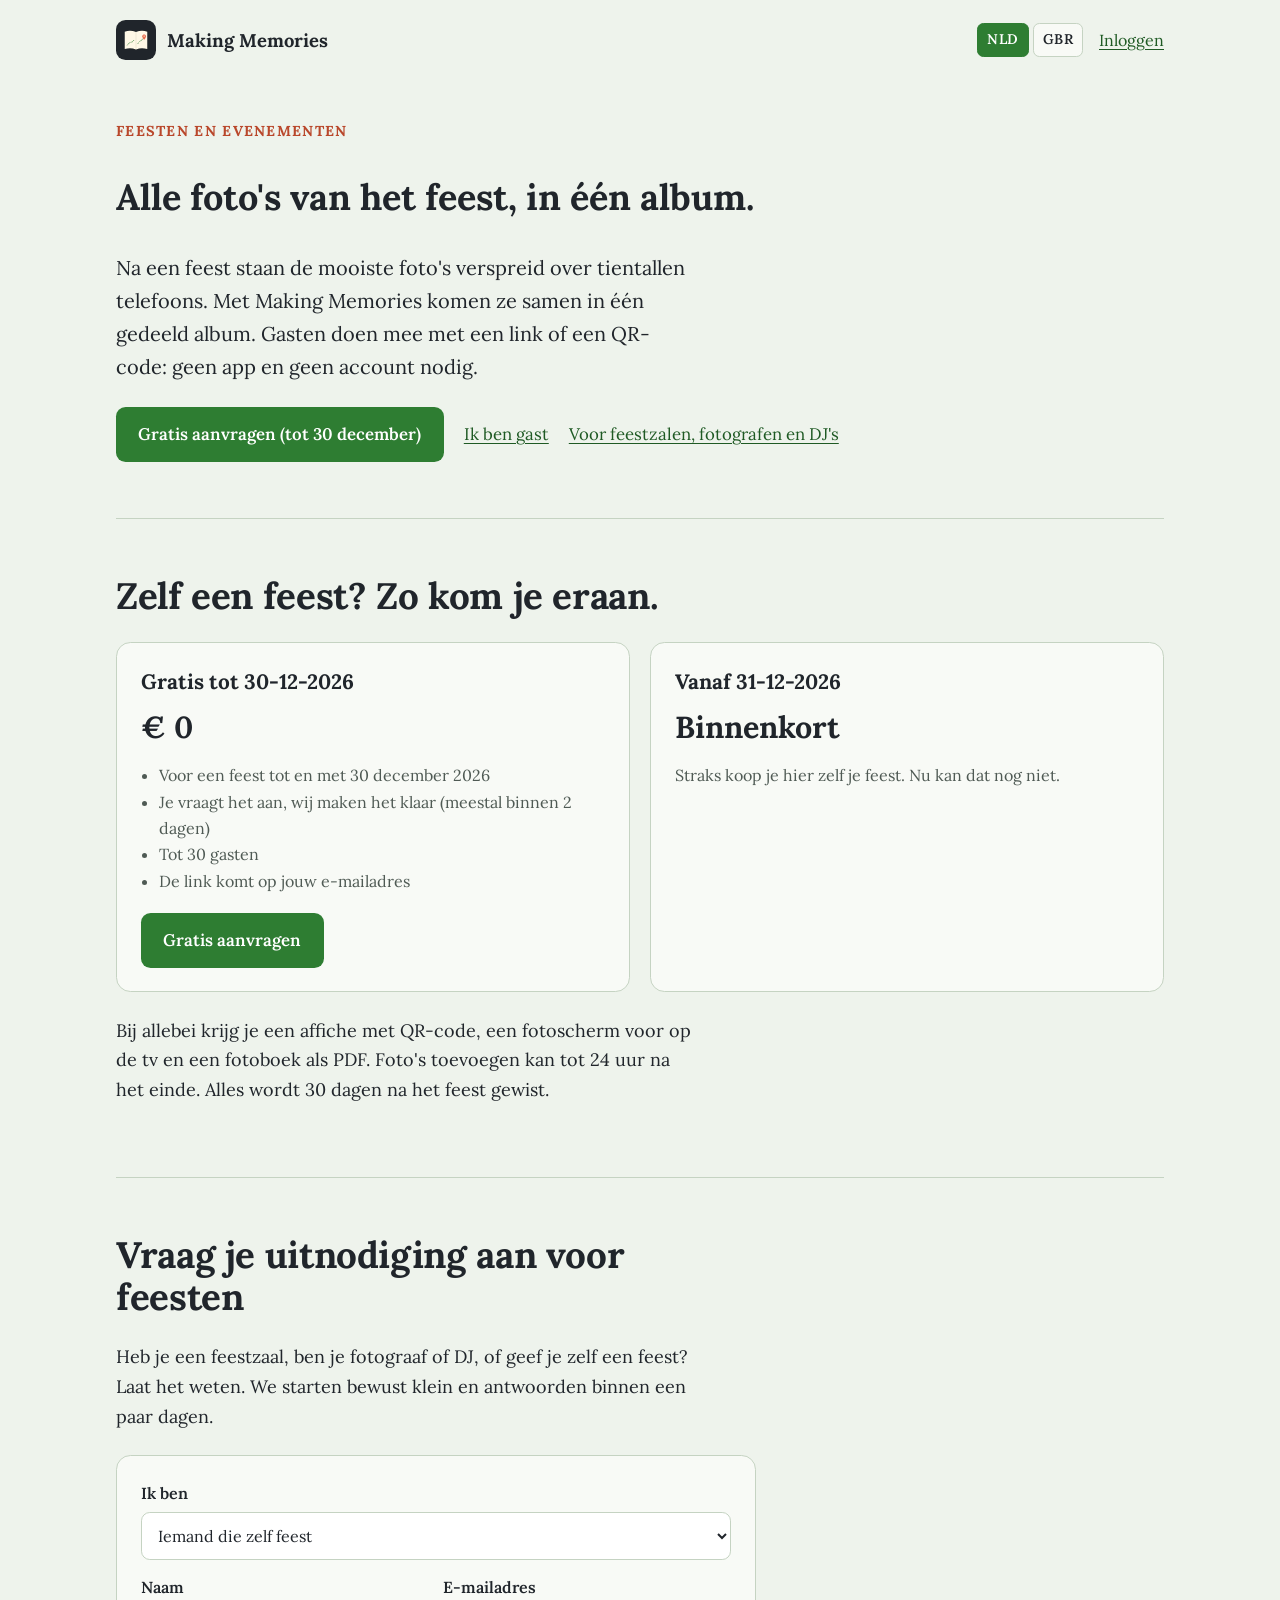
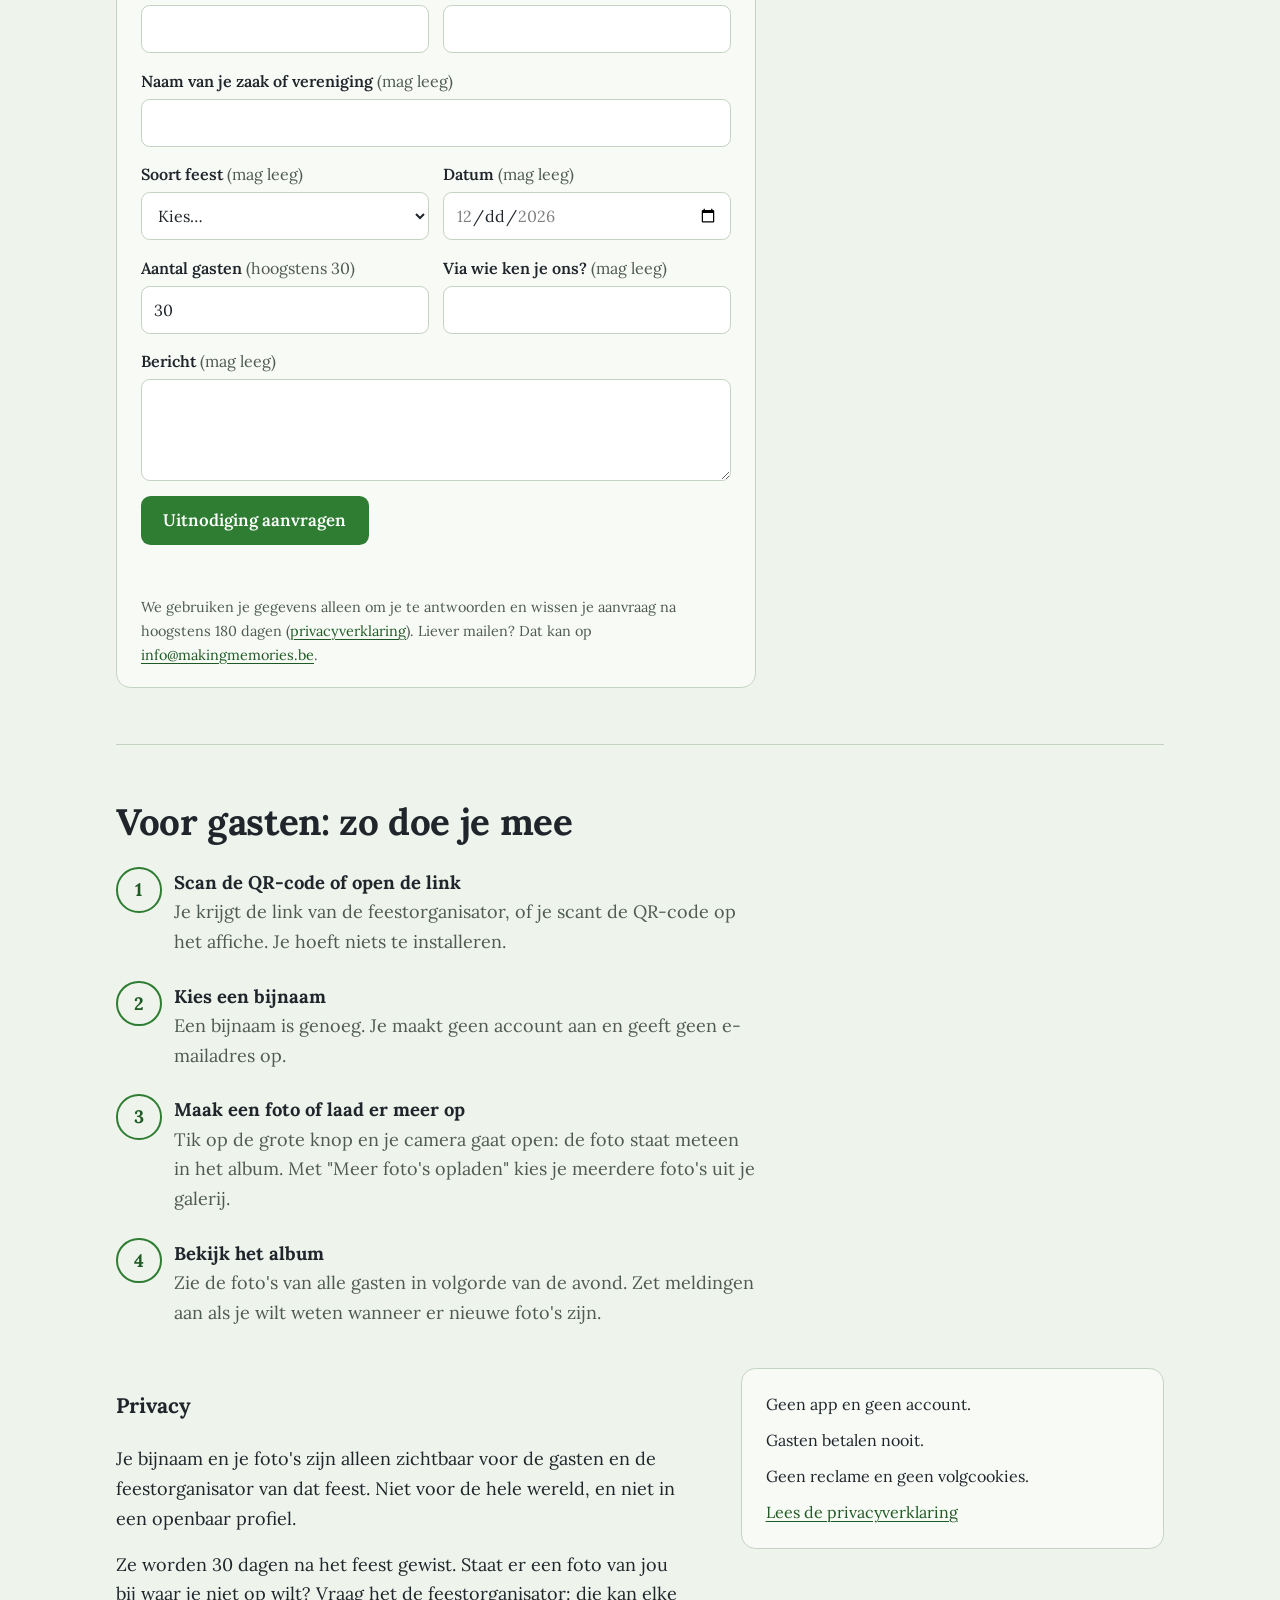
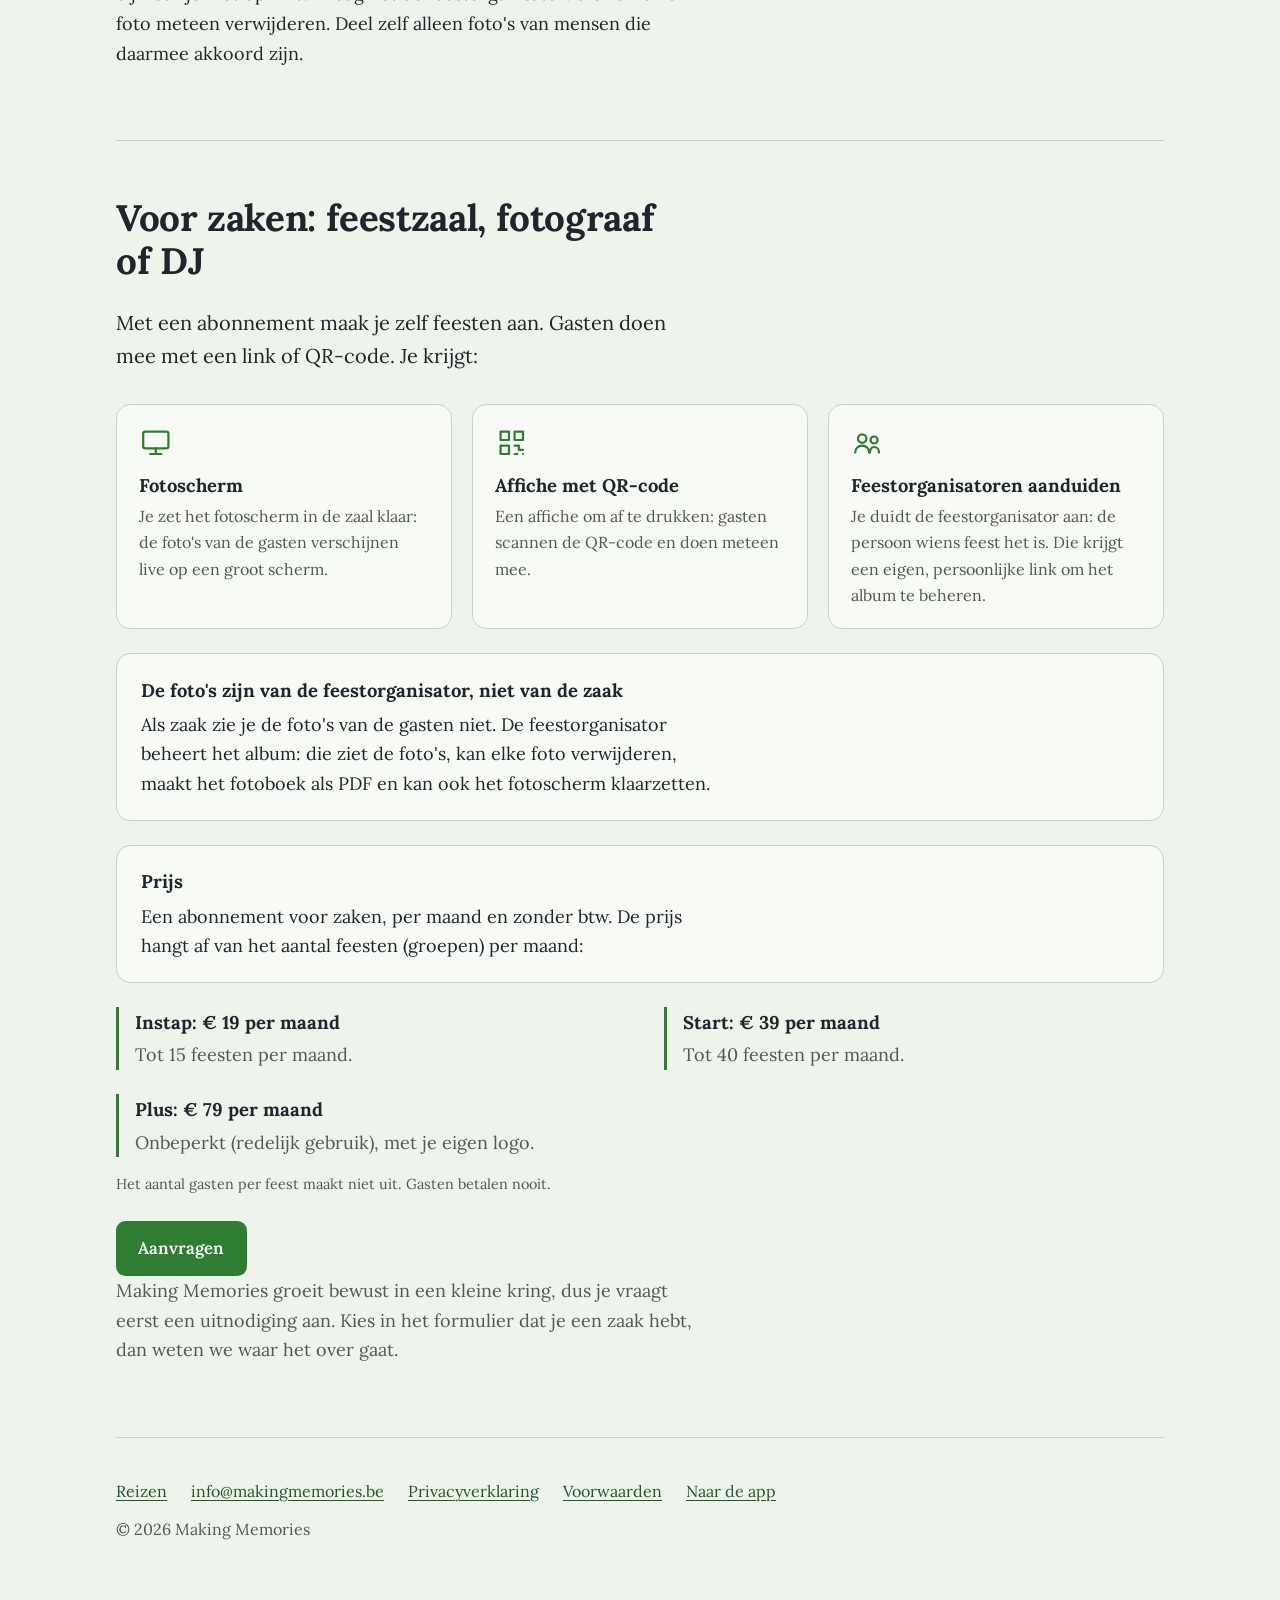
<file: feesten.html>
<!doctype html>
<html lang="nl">
<head>
<meta charset="utf-8">
<meta name="viewport" content="width=device-width,initial-scale=1">
<title>Making Memories – feesten en evenementen: alle foto's van het feest in één album</title>
<meta name="description" content="Alle foto's van een feest samen in één album. Gasten doen mee met een link of QR-code, zonder app of account. Voor feestzalen, fotografen en DJ's.">
<meta name="theme-color" content="#20252b">
<link rel="icon" type="image/svg+xml" href="icon.svg">
<link rel="apple-touch-icon" href="icon-180.png">
<link rel="stylesheet" href="style.css">
<link rel="alternate" hreflang="nl" href="https://makingmemories.be/feesten.html">
<link rel="alternate" hreflang="en" href="https://makingmemories.be/en/feesten.html">
<link rel="alternate" hreflang="x-default" href="https://makingmemories.be/feesten.html">
</head>
<body>
<div class="wrap">
  <header class="site-head">
    <a class="brand" href="./"><img src="icon.svg" alt="" width="40" height="40">Making Memories</a>
    <div class="lang" role="group" aria-label="Taal"><span aria-current="true" lang="nl">NLD</span><a href="en/feesten.html" hreflang="en" lang="en" aria-label="English">GBR</a></div>
    <a class="head-link" href="https://app.makingmemories.be/">Inloggen</a>
  </header>

  <main>
    <div class="intro">
      <p class="kicker">Feesten en evenementen</p>
      <h1>Alle foto's van het feest, in één album.</h1>
      <p class="lead">Na een feest staan de mooiste foto's verspreid over tientallen telefoons. Met Making Memories komen ze samen in één gedeeld album. Gasten doen mee met een link of een QR-code: geen app en geen account nodig.</p>
      <div class="actions">
        <a class="button" href="#kopen" data-koop="open" hidden>Koop je feest (€ <span data-prijs>4,95</span>)</a>
        <a class="button" href="#aanvragen" data-ben="particulier">Gratis aanvragen (tot 30 december)</a>
        <a class="quiet-link" href="#gasten">Ik ben gast</a>
        <a class="quiet-link" href="#zaken">Voor feestzalen, fotografen en DJ's</a>
      </div>
    </div>

    <section id="eigen" aria-labelledby="eigen-kop">
      <h2 id="eigen-kop">Zelf een feest? Zo kom je eraan.</h2>
      <div class="keuzes">
        <div class="keuze">
          <h3>Gratis tot 30-12-2026</h3>
          <p class="prijs">€ 0</p>
          <ul>
            <li>Voor een feest tot en met 30 december 2026</li>
            <li>Je vraagt het aan, wij maken het klaar (meestal binnen 2 dagen)</li>
            <li>Tot 30 gasten</li>
            <li>De link komt op jouw e-mailadres</li>
          </ul>
          <a class="button" href="#aanvragen" data-ben="particulier">Gratis aanvragen</a>
        </div>
        <div class="keuze">
          <h3>Vanaf 31-12-2026</h3>
          <div data-koop="dicht">
            <p class="prijs">Binnenkort</p>
            <p class="keuze-tekst">Straks koop je hier zelf je feest. Nu kan dat nog niet.</p>
          </div>
          <div data-koop="open" hidden>
            <p class="prijs">€ <span data-prijs>4,95</span></p>
            <ul>
              <li>Voor een feest vanaf 31 december 2026</li>
              <li>Je koopt het zelf en krijgt een mail met je link</li>
              <li>Tot <span data-gasten>50</span> gasten</li>
              <li>Foto's toevoegen vanaf <span data-dagen>3</span> dagen voor het feest</li>
              <li>Te koop tot een jaar vooruit</li>
            </ul>
          </div>
          <a class="button" href="#kopen" data-koop="open" hidden>Koop je feest (€ <span data-prijs>4,95</span>)</a>
        </div>
      </div>
      <p style="margin-top:1.5rem">Bij allebei krijg je een affiche met QR-code, een fotoscherm voor op de tv en een fotoboek als PDF. Foto's toevoegen kan tot 24 uur na het einde. Alles wordt 30 dagen na het feest gewist.</p>
    </section>

    <section id="aanvragen" aria-labelledby="aanvraag-kop">
      <h2 id="aanvraag-kop">Vraag je uitnodiging aan voor feesten</h2>
      <p>Heb je een feestzaal, ben je fotograaf of DJ, of geef je zelf een feest? Laat het weten. We starten bewust klein en antwoorden binnen een paar dagen.</p>
      <noscript><p>Het formulier werkt niet zonder JavaScript. Mail ons op <a href="mailto:info@makingmemories.be?subject=Aanvraag%20feest">info@makingmemories.be</a>.</p></noscript>
      <div class="request">
        <form id="feestForm" method="post" novalidate>
          <label>Ik ben
            <select name="ben" required>
              <option value="particulier">Iemand die zelf feest</option>
              <option value="vereniging">Een vereniging, school of club</option>
              <option value="zaal">Een feestzaal</option>
              <option value="fotograaf">Fotograaf of DJ</option>
            </select>
          </label>
          <div class="field-row">
            <label>Naam<input name="naam" type="text" autocomplete="name" maxlength="80" required></label>
            <label>E-mailadres<input name="email" type="email" autocomplete="email" maxlength="200" required></label>
          </div>
          <label>Naam van je zaak of vereniging <span class="optional">(mag leeg)</span><input name="zaak" type="text" autocomplete="organization" maxlength="120"></label>
          <div class="field-row">
            <label>Soort feest <span class="optional">(mag leeg)</span>
              <select name="feestsoort">
                <option value="">Kies…</option>
                <option value="Sinterklaas">Sinterklaas</option>
                <option value="Kerst">Kerst</option>
                <option value="Verjaardag">Verjaardag</option>
                <option value="Huwelijk">Huwelijk</option>
                <option value="Communie">Communie</option>
                <option value="Babyborrel">Babyborrel</option>
                <option value="Bedrijfsfeest">Bedrijfsfeest</option>
                <option value="Ander">Ander</option>
              </select>
            </label>
            <label>Datum <span class="optional">(mag leeg)</span><input name="datum" type="date" max="2026-12-30"></label>
          </div>
          <div class="field-row">
            <label>Aantal gasten <span class="optional" data-grens>(hoogstens 30)</span><input name="gasten" type="number" inputmode="numeric" min="1" max="30" step="1" value="30"></label>
            <label>Via wie ken je ons? <span class="optional">(mag leeg)</span><input name="via" type="text" maxlength="120"></label>
          </div>
          <label>Bericht <span class="optional">(mag leeg)</span><textarea name="bericht" rows="3" maxlength="600"></textarea></label>
          <label class="hp" aria-hidden="true">Laat dit leeg<input name="website" type="text" tabindex="-1" autocomplete="off"></label>
          <button class="button" type="submit">Uitnodiging aanvragen</button>
          <p class="form-status" role="status" aria-live="polite"></p>
          <p class="form-note">We gebruiken je gegevens alleen om je te antwoorden en wissen je aanvraag na hoogstens 180 dagen (<a href="privacy.html">privacyverklaring</a>). Liever mailen? Dat kan op <a href="mailto:info@makingmemories.be?subject=Aanvraag%20feest">info@makingmemories.be</a>.</p>
        </form>
      </div>
    </section>

    <section id="kopen" aria-labelledby="koop-kop" data-koop="open" hidden>
      <h2 id="koop-kop">Koop je feest</h2>
      <p>Voor een feest vanaf 31 december 2026. Je betaalt via Mollie. Daarna krijg je een mail met je persoonlijke link als feestorganisator en de QR-code voor je gasten.</p>
      <noscript><p>Kopen werkt niet zonder JavaScript.</p></noscript>
      <div class="request">
        <form id="koopForm" method="post" novalidate>
          <h3>Je feest</h3>
          <label>Naam van het feest<input name="feestnaam" type="text" maxlength="80" placeholder="Bv. Oudjaar bij de familie Peeters" required></label>
          <div class="field-row paar">
            <label>Begindatum<input name="begin_datum" type="date" required></label>
            <label>Beginuur<input name="begin_uur" type="time" value="20:00" required></label>
          </div>
          <div class="field-row paar">
            <label>Einddatum<input name="eind_datum" type="date" required></label>
            <label>Einduur<input name="eind_uur" type="time" required></label>
          </div>
          <p class="form-note">We stellen zes uur later voor. Je kunt het einde verschuiven, tot hoogstens 24 uur na het begin.</p>
          <p class="form-note"><strong>Foto's toevoegen kan pas vanaf <span data-dagen>3</span> dagen voor het feest.</strong></p>
          <p class="form-note" id="koopDuur" aria-live="polite"></p>
          <div class="field-row">
            <label>E-mailadres<input name="email" type="email" autocomplete="email" maxlength="200" required></label>
            <label>E-mailadres (nog eens)<input name="email2" type="email" autocomplete="email" maxlength="200" required></label>
          </div>
          <p class="form-note">Naar dit adres gaan je link en je factuur.</p>
          <h3>Voor de factuur</h3>
          <div class="field-row">
            <label>Voornaam<input name="voornaam" type="text" autocomplete="given-name" maxlength="60" required></label>
            <label>Familienaam<input name="familienaam" type="text" autocomplete="family-name" maxlength="60" required></label>
          </div>
          <label>Straat en nummer<input name="straat" type="text" autocomplete="street-address" maxlength="150" required></label>
          <div class="field-row">
            <label>Postcode<input name="postcode" type="text" autocomplete="postal-code" maxlength="10" required></label>
            <label>Gemeente<input name="gemeente" type="text" autocomplete="address-level2" maxlength="80" required></label>
          </div>
          <label>Land
            <select name="land" autocomplete="country">
              <option value="BE">België</option>
              <option value="NL">Nederland</option>
              <option value="DE">Duitsland</option>
              <option value="LU">Luxemburg</option>
              <option value="FR">Frankrijk</option>
            </select>
          </label>
          <label class="vink"><input name="akkoord" type="checkbox" required><span>Ik ben 18 of ouder, ga akkoord met de <a href="voorwaarden.html" target="_blank" rel="noopener">voorwaarden</a> en las de <a href="privacy.html" target="_blank" rel="noopener">privacyverklaring</a>.</span></label>
          <p class="herroep" id="herroep"><strong>Geen herroepingsrecht.</strong> Je koopt een dienst voor een vaste datum. Je kunt de aankoop daarom niet binnen 14 dagen herroepen en je krijgt geen geld terug als je annuleert of het feest niet doorgaat. Kan het door een fout bij ons niet doorgaan, dan krijg je je geld wel terug.</p>
          <label class="vink"><input name="geen_herroeping" type="checkbox" aria-describedby="herroep" required><span>Ik begrijp dat ik geen herroepingsrecht heb.</span></label>
          <label class="hp" aria-hidden="true">Laat dit leeg<input name="website" type="text" tabindex="-1" autocomplete="off"></label>
          <button class="button koop" type="submit"><span>Bestellen en betalen: € <span data-prijs>4,95</span></span><small>Geen herroepingsrecht, geen geld terug</small></button>
          <p class="form-status" role="status" aria-live="polite"></p>
          <!-- Voor de verkoop opengaat: volledig adres en ondernemingsnummer van de verkoper invullen. -->
          <p class="form-note">Prijs: € <span data-prijs>4,95</span>, geen btw (bijzondere vrijstellingsregeling kleine ondernemingen). Verkoper: Matthias Schils, handelsnaam Making Memories, Bessemerstraat 186 bus 2, 3620 Lanaken, België, ondernemingsnummer BE 0747.771.713, <a href="mailto:info@makingmemories.be">info@makingmemories.be</a>.</p>
        </form>
      </div>
    </section>

    <section id="gasten" aria-labelledby="gast-kop">
      <h2 id="gast-kop">Voor gasten: zo doe je mee</h2>
      <ol class="steps">
        <li><div><strong>Scan de QR-code of open de link</strong><span>Je krijgt de link van de feestorganisator, of je scant de QR-code op het affiche. Je hoeft niets te installeren.</span></div></li>
        <li><div><strong>Kies een bijnaam</strong><span>Een bijnaam is genoeg. Je maakt geen account aan en geeft geen e-mailadres op.</span></div></li>
        <li><div><strong>Maak een foto of laad er meer op</strong><span>Tik op de grote knop en je camera gaat open: de foto staat meteen in het album. Met "Meer foto's opladen" kies je meerdere foto's uit je galerij.</span></div></li>
        <li><div><strong>Bekijk het album</strong><span>Zie de foto's van alle gasten in volgorde van de avond. Zet meldingen aan als je wilt weten wanneer er nieuwe foto's zijn.</span></div></li>
      </ol>

      <div class="private" style="margin-top:2.5rem">
        <div>
          <h3>Privacy</h3>
          <p>Je bijnaam en je foto's zijn alleen zichtbaar voor de gasten en de feestorganisator van dat feest. Niet voor de hele wereld, en niet in een openbaar profiel.</p>
          <p>Ze worden 30 dagen na het feest gewist. Staat er een foto van jou bij waar je niet op wilt? Vraag het de feestorganisator: die kan elke foto meteen verwijderen. Deel zelf alleen foto's van mensen die daarmee akkoord zijn.</p>
        </div>
        <aside aria-label="Kort samengevat">
          <p>Geen app en geen account.</p>
          <p>Gasten betalen nooit.</p>
          <p>Geen reclame en geen volgcookies.</p>
          <p><a href="privacy.html">Lees de privacyverklaring</a></p>
        </aside>
      </div>
    </section>

    <section id="zaken" aria-labelledby="zaak-kop">
      <h2 id="zaak-kop">Voor zaken: feestzaal, fotograaf of DJ</h2>
      <p class="lead">Met een abonnement maak je zelf feesten aan. Gasten doen mee met een link of QR-code. Je krijgt:</p>
      <ul class="features">
        <li>
          <svg viewBox="0 0 24 24" aria-hidden="true"><rect x="3" y="4" width="18" height="12" rx="1.5"/><path d="M8 20h8M12 16v4"/></svg>
          <h3>Fotoscherm</h3>
          <p>Je zet het fotoscherm in de zaal klaar: de foto's van de gasten verschijnen live op een groot scherm.</p>
        </li>
        <li>
          <svg viewBox="0 0 24 24" aria-hidden="true"><rect x="4" y="4" width="6" height="6"/><rect x="14" y="4" width="6" height="6"/><rect x="4" y="14" width="6" height="6"/><path d="M14 14h3v3h3M14 20h2M20 20v0"/></svg>
          <h3>Affiche met QR-code</h3>
          <p>Een affiche om af te drukken: gasten scannen de QR-code en doen meteen mee.</p>
        </li>
        <li>
          <svg viewBox="0 0 24 24" aria-hidden="true"><circle cx="8" cy="9" r="3"/><circle cx="16.5" cy="10" r="2.5"/><path d="M3 19c0-3 2.2-5 5-5s5 2 5 5M13.5 19c.2-2.4 1.5-4 3-4 1.8 0 3.5 1.6 3.5 4"/></svg>
          <h3>Feestorganisatoren aanduiden</h3>
          <p>Je duidt de feestorganisator aan: de persoon wiens feest het is. Die krijgt een eigen, persoonlijke link om het album te beheren.</p>
        </li>
      </ul>

      <div class="promo-link">
        <h3>De foto's zijn van de feestorganisator, niet van de zaak</h3>
        <p>Als zaak zie je de foto's van de gasten niet. De feestorganisator beheert het album: die ziet de foto's, kan elke foto verwijderen, maakt het fotoboek als PDF en kan ook het fotoscherm klaarzetten.</p>
      </div>

      <div class="promo-link">
        <h3>Prijs</h3>
        <p>Een abonnement voor zaken, per maand en zonder btw. De prijs hangt af van het aantal feesten (groepen) per maand:</p>
      </div>
      <dl class="log" style="margin-top:1.5rem">
        <div><dt>Instap: € 19 per maand</dt><dd>Tot 15 feesten per maand.</dd></div>
        <div><dt>Start: € 39 per maand</dt><dd>Tot 40 feesten per maand.</dd></div>
        <div><dt>Plus: € 79 per maand</dt><dd>Onbeperkt (redelijk gebruik), met je eigen logo.</dd></div>
      </dl>
      <p class="form-note" style="margin-top:1rem;color:var(--muted)">Het aantal gasten per feest maakt niet uit. Gasten betalen nooit.</p>

      <div class="actions" style="margin-top:1.5rem">
        <a class="button" href="#aanvragen" data-ben="zaal">Aanvragen</a>
      </div>
      <p style="color:var(--muted);max-width:var(--measure)">Making Memories groeit bewust in een kleine kring, dus je vraagt eerst een uitnodiging aan. Kies in het formulier dat je een zaak hebt, dan weten we waar het over gaat.</p>
    </section>
  </main>

  <footer class="site-foot">
    <nav aria-label="Voettekst">
      <a href="./">Reizen</a>
      <a href="mailto:info@makingmemories.be">info@makingmemories.be</a>
      <a href="privacy.html">Privacyverklaring</a>
      <a href="voorwaarden.html">Voorwaarden</a>
      <a href="https://app.makingmemories.be/">Naar de app</a>
    </nav>
    <p>© 2026 Making Memories</p>
  </footer>
</div>
<script src="feestformulier.js"></script>
<script src="feestkoop.js"></script>
</body>
</html>
</file>
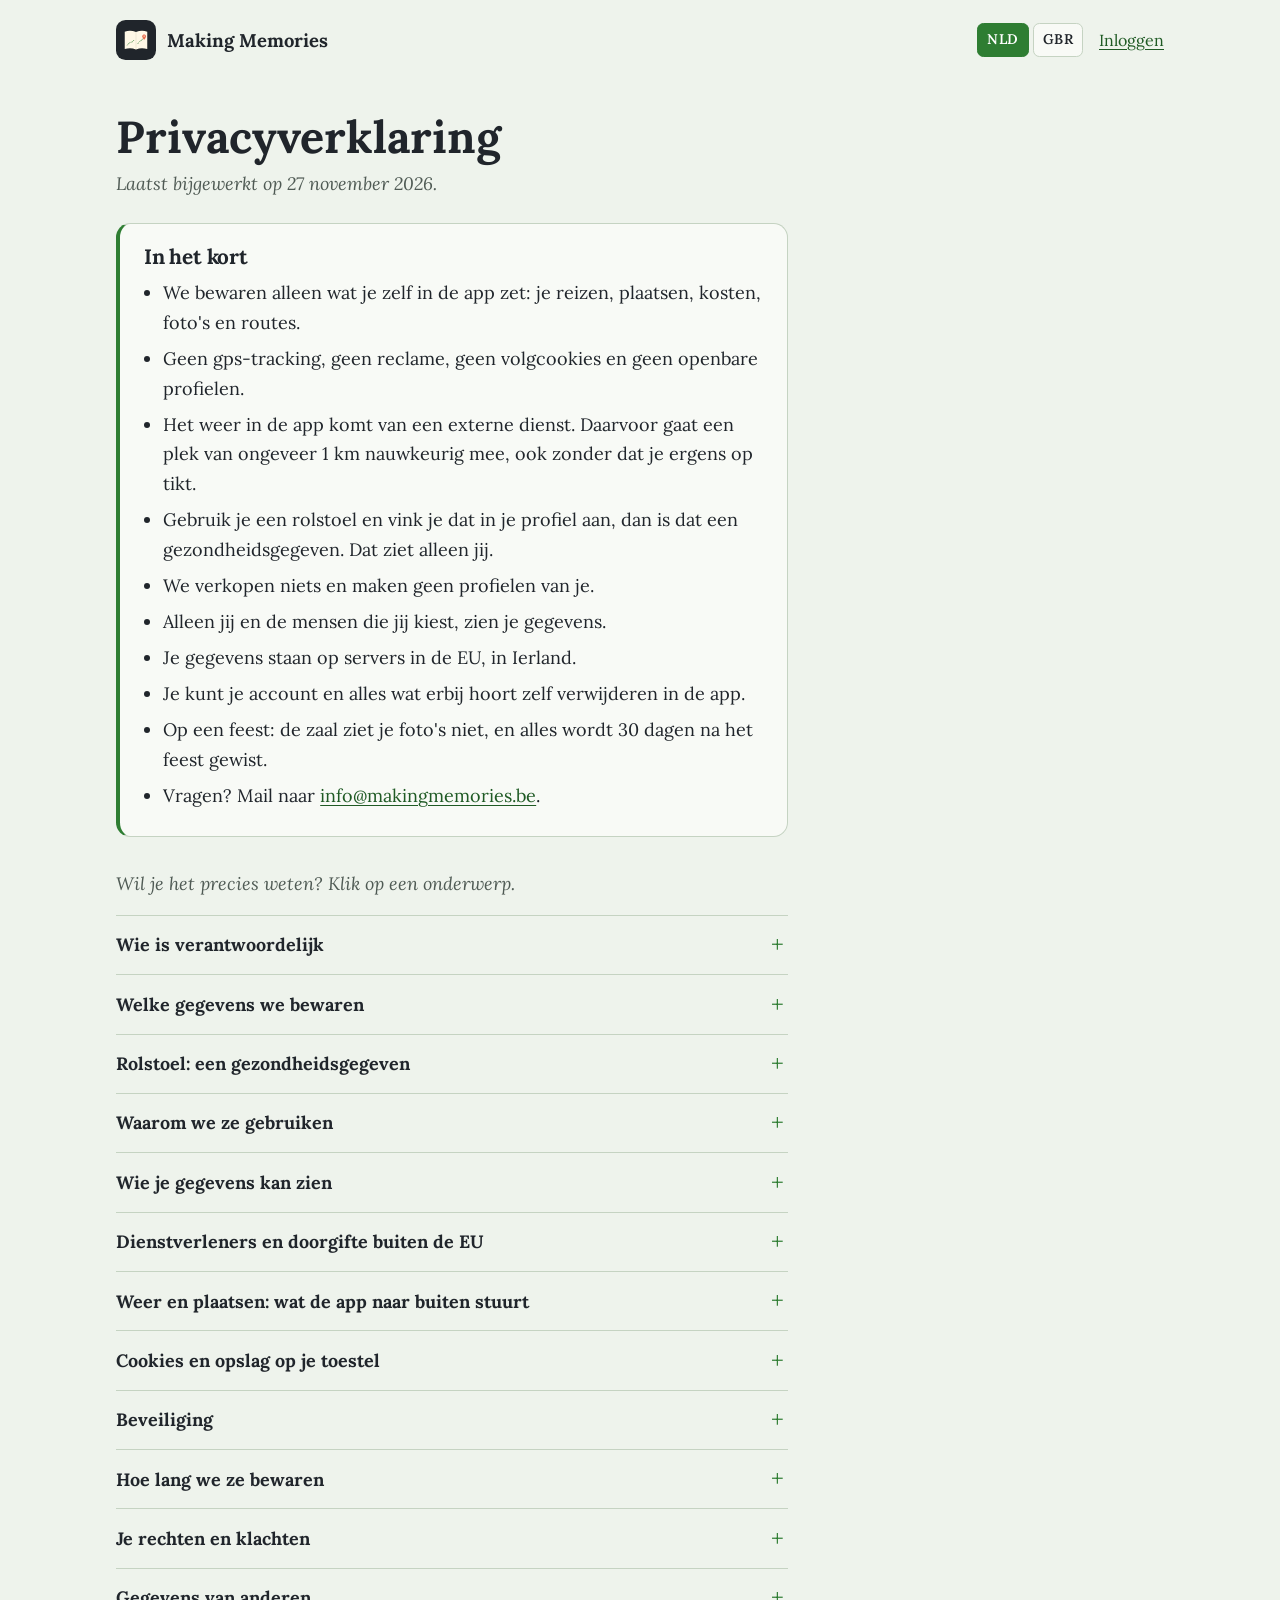
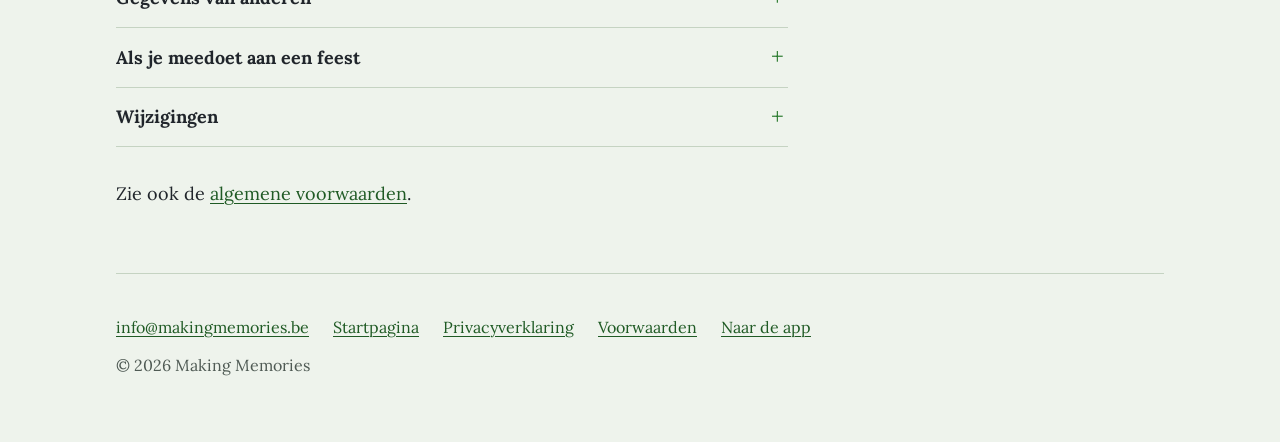
<file: privacy.html>
<!doctype html>
<html lang="nl">
<head>
<meta charset="utf-8">
<meta name="viewport" content="width=device-width,initial-scale=1">
<title>Privacyverklaring – Making Memories</title>
<meta name="description" content="Welke gegevens Making Memories bewaart, waar ze staan en welke rechten je hebt.">
<meta name="theme-color" content="#20252b">
<link rel="icon" type="image/svg+xml" href="icon.svg">
<link rel="apple-touch-icon" href="icon-180.png">
<link rel="stylesheet" href="style.css">
<link rel="alternate" hreflang="nl" href="https://makingmemories.be/privacy.html">
<link rel="alternate" hreflang="en" href="https://makingmemories.be/en/privacy.html">
<link rel="alternate" hreflang="x-default" href="https://makingmemories.be/privacy.html">
</head>
<body>
<div class="wrap">
  <header class="site-head">
    <a class="brand" href="./"><img src="icon.svg" alt="" width="40" height="40">Making Memories</a>
    <div class="lang" role="group" aria-label="Taal"><span aria-current="true" lang="nl">NLD</span><a href="en/privacy.html" hreflang="en" lang="en" aria-label="English">GBR</a></div>
    <a class="head-link" href="https://app.makingmemories.be/">Inloggen</a>
  </header>

  <main class="doc">
    <h1>Privacyverklaring</h1>
    <p class="updated">Laatst bijgewerkt op 27 november 2026.</p>

    <div class="in-short">
      <h2>In het kort</h2>
      <ul>
        <li>We bewaren alleen wat je zelf in de app zet: je reizen, plaatsen, kosten, foto's en routes.</li>
        <li>Geen gps-tracking, geen reclame, geen volgcookies en geen openbare profielen.</li>
        <li>Het weer in de app komt van een externe dienst. Daarvoor gaat een plek van ongeveer 1 km nauwkeurig mee, ook zonder dat je ergens op tikt.</li>
        <li>Gebruik je een rolstoel en vink je dat in je profiel aan, dan is dat een gezondheidsgegeven. Dat ziet alleen jij.</li>
        <li>We verkopen niets en maken geen profielen van je.</li>
        <li>Alleen jij en de mensen die jij kiest, zien je gegevens.</li>
        <li>Je gegevens staan op servers in de EU, in Ierland.</li>
        <li>Je kunt je account en alles wat erbij hoort zelf verwijderen in de app.</li>
        <li>Op een feest: de zaal ziet je foto's niet, en alles wordt 30 dagen na het feest gewist.</li>
        <li>Vragen? Mail naar <a href="mailto:info@makingmemories.be">info@makingmemories.be</a>.</li>
      </ul>
    </div>

    <p class="details-intro">Wil je het precies weten? Klik op een onderwerp.</p>

    <details>
      <summary>Wie is verantwoordelijk</summary>
      <p>Making Memories wordt beheerd door Matthias Schils, Lanaken, België. Vragen over je gegevens stuur je naar <a href="mailto:info@makingmemories.be">info@makingmemories.be</a>.</p>
    </details>

    <details>
      <summary>Welke gegevens we bewaren</summary>
      <ul>
        <li>Je account: e-mailadres, weergavenaam en een versleuteld wachtwoord dat wij niet kunnen lezen.</li>
        <li>Wat je zelf invoert: voertuigen, reizen, overnachtingen, pauzes, uitstappen, kilometerstanden, tankbeurten, kosten, onderhoud, notities en namen van reisgenoten.</li>
        <li>Foto's en routes (GPX) die je toevoegt. Foto's worden verkleind; de locatie die in de foto zat, gaat daarbij verloren.</li>
        <li>Per reis: of je met een rolstoel reist en je huisdieren (soort en naam). Bij een plek kun je optioneel invullen hoe toegankelijk ze was voor een rolstoel.</li>
        <li>Vrienden, uitnodigingen (met het e-mailadres van wie je uitnodigt), clubs en clubritten.</li>
        <li>Of je de gratis proef of volledige toegang hebt.</li>
        <li>Vraag je via deze website een uitnodiging aan: je naam, e-mailadres, via wie je ons kent, waarmee je reist of gegevens over je feest of zaak, en je bericht. Die aanvraag wissen we na hoogstens 180 dagen.</li>
      </ul>
      <p>De app houdt je locatie niet op de achtergrond bij en bewaart je locatie niet in je account. Wat de app voor het weer doorgeeft, staat bij "Weer en plaatsen".</p>
    </details>

    <details>
      <summary>Rolstoel: een gezondheidsgegeven</summary>
      <p>In je profiel kun je aanvinken "Ik gebruik een rolstoel". Dat zegt iets over je gezondheid en valt onder de bijzondere gegevens van de AVG. Daarom bewaren we het alleen als je het zelf aanvinkt: dat vinkje is je uitdrukkelijke toestemming. We gebruiken het alleen om filters voor plaatsen standaard aan te zetten en rolstoelinfo te tonen.</p>
      <ul>
        <li>Dit profielgegeven staat in een aparte tabel die alleen jijzelf kunt lezen en wijzigen. Vrienden en de leden van je voertuig zien het niet.</li>
        <li>Zet je het vinkje uit, dan wissen we het. Verwijder je je account, dan verdwijnt het ook.</li>
        <li>Je kunt je toestemming altijd intrekken door het vinkje uit te zetten; wat eerder gebeurde, blijft rechtmatig.</li>
      </ul>
      <p>Bij een reis is dat anders: vink je daar "met rolstoel" aan, dan zien de mensen die die reis mogen zien (de leden van je voertuig en vrienden met wie je de reis deelt) een badge bij de reis. Hetzelfde geldt voor huisdieren en voor de toegankelijkheid die je bij een plek invult. Wil je dat niet, laat het dan leeg.</p>
    </details>

    <details>
      <summary>Waarom we ze gebruiken</summary>
      <p>Alleen om het logboek te laten werken: je gegevens tonen aan jou en aan wie je ze deelt, en mails sturen die bij je account horen (zoals een uitnodiging of een link voor een nieuw wachtwoord). Dat is nodig voor de overeenkomst met jou. Een aanvraag voor een uitnodiging gebruiken we alleen om je te kunnen uitnodigen, omdat je daar zelf om vroeg. Het e-mailadres van iemand die je uitnodigt, gebruiken we alleen om die uitnodiging te versturen (gerechtvaardigd belang); wie dat niet wil, kan vragen het te wissen.</p>
    </details>

    <details>
      <summary>Wie je gegevens kan zien</summary>
      <ul>
        <li>De leden van je voertuig, volgens hun rol (meekijken of mee bijhouden). Kosten zijn zichtbaar voor alle leden.</li>
        <li>Je vrienden: alleen wat je met vrienden deelt.</li>
        <li>Clubleden: wat je met een clubrit deelt, en je aanmelding.</li>
        <li>De beheerder van Making Memories, alleen als dat nodig is om een probleem op te lossen.</li>
      </ul>
    </details>

    <details>
      <summary>Dienstverleners en doorgifte buiten de EU</summary>
      <p>Deze diensten werken voor ons en mogen je gegevens alleen daarvoor gebruiken:</p>
      <ul>
        <li><strong>Supabase</strong>: database, foto's, routes en inloggen, in Ierland (EU).</li>
        <li><strong>Brevo</strong> (Frankrijk): mails die bij je account horen, en het bericht dat ons laat weten dat je een uitnodiging vroeg (de aanvraag zelf bewaart Supabase). Mails over je aankoop en je feest worden verstuurd via onze mailpartner Brevo; Brevo meet anoniem of een mail geopend en een link aangeklikt wordt. <strong>OVH</strong> (Frankrijk): doorsturen van mail naar info@makingmemories.be.</li>
        <li><strong>Cloudflare</strong> en <strong>GitHub</strong> (Verenigde Staten): tonen van de app en deze website; zij zien daarbij je IP-adres.</li>
      </ul>
      <p>Waar gegevens buiten de EU kunnen komen (Cloudflare, GitHub, onderaannemers van Supabase), gebeurt dat met de standaardcontractbepalingen van de Europese Commissie.</p>
      <p>Verder laadt de app de kaart van OpenStreetMap en programmacode van jsDelivr en cdnjs. Die zien je IP-adres, maar krijgen niets uit je account. Bij een nieuwe route stuurt de app alleen het begin- en eindpunt naar OpenStreetMap, om de plaatsnaam op te zoeken. Met "Deel in WhatsApp" open je zelf WhatsApp.</p>
    </details>

    <details>
      <summary>Weer en plaatsen: wat de app naar buiten stuurt</summary>
      <p>Voor camper en boot toont de app het weer. Het komt van het Noorse meteorologisch instituut (<strong>MET Norway</strong>, api.met.no; licentie CC BY 4.0). Je toestel vraagt het weer rechtstreeks bij die dienst, dus zij zien je IP-adres.</p>
      <ul>
        <li><strong>Wanneer:</strong> automatisch als je de startpagina opent, in de regel hooguit om de 15 minuten, ook zonder dat je ergens op tikt.</li>
        <li><strong>Wat:</strong> één coördinaat, afgerond op twee decimalen (ongeveer 1 km nauwkeurig). Geen naam, geen e-mailadres, niets uit je account.</li>
        <li><strong>Welke plek:</strong> eerst een plaats die je zelf koos, dan je huidige positie (alleen als je toestel de app al toestemming gaf; de app vraagt er niet zelf om, behalve als je "Weer hier" kiest), dan de overnachting waar je nu staat, dan een geplande overnachting, dan de laatst gebruikte plek. Voor een overnachting zoekt de app de coördinaat op: plaatsnaam, regio en land van die overnachting gaan automatisch naar <strong>Nominatim</strong> (OpenStreetMap), dat je IP-adres ziet.</li>
        <li><strong>Op je toestel:</strong> de voorspelling en de laatst gebruikte plek (afgerond) bewaart de app in je browseropslag, niet op onze servers.</li>
        <li><strong>Windy:</strong> in het weerblad staat een link naar Windy. Pas als je erop tikt, krijgt Windy een coördinaat (drie decimalen) en je IP-adres.</li>
      </ul>
      <p>Zoek je zelf een plaats of open je "In de buurt", dan gaat dat ook naar externe diensten, alleen na jouw tik en alleen met de zoektekst of de coördinaat: Nominatim (plaatsen zoeken), Photon van Komoot (reserve bij het zoeken), Wikidata en Wikivoyage (Wikimedia, Verenigde Staten; bezienswaardigheden en reisgids) en Waymarked Trails (fiets- en wandelroutes). Zij zien je IP-adres en niets uit je account.</p>
    </details>

    <details>
      <summary>Cookies en opslag op je toestel</summary>
      <p>Geen volgcookies en geen statistiekdiensten. De app bewaart alleen wat nodig is op je toestel: ingelogd blijven, je keuzes onthouden en de app zonder verbinding openen. Daarvoor is geen toestemming nodig.</p>
    </details>

    <details>
      <summary>Beveiliging</summary>
      <p>Alle verkeer is versleuteld. De database laat iedereen alleen zien waartoe hij toegang heeft, en foto's en routes staan in afgeschermde opslag, niet openbaar op internet.</p>
    </details>

    <details>
      <summary>Hoe lang we ze bewaren</summary>
      <p>Zolang je account bestaat. Je verwijdert je account zelf via Meer › Mijn profiel › Account verwijderen, of je vraagt het via info@makingmemories.be (dan gebeurt het binnen 30 dagen). Alles van jou verdwijnt dan, ook je foto's. Een voertuig of club met nog andere leden blijft voor hen bestaan. Back-ups worden vanzelf gewist: de dagelijkse na 8 weken, de maandelijkse na hoogstens 6 maanden. We gebruiken ze alleen om de app te herstellen na een storing. Wat we wettelijk moeten bewaren, zoals facturen, houden we zo lang als de wet vraagt.</p>
    </details>

    <details>
      <summary>Je rechten en klachten</summary>
      <p>Je kunt je gegevens inzien, laten verbeteren of wissen, en een kopie vragen (een reis kun je ook zelf als PDF of Excel downloaden). Je kunt ook bezwaar maken of vragen een verwerking te beperken. Mail naar <a href="mailto:info@makingmemories.be">info@makingmemories.be</a>; je krijgt binnen een maand antwoord.</p>
      <p>Niet tevreden? Dan kun je een klacht indienen bij de <a href="https://www.gegevensbeschermingsautoriteit.be/">Gegevensbeschermingsautoriteit</a>, Drukpersstraat 35, 1000 Brussel.</p>
    </details>

    <details>
      <summary>Gegevens van anderen</summary>
      <p>Zet je foto's of namen van anderen in de app, zorg dan dat zij akkoord zijn; voor kinderen vraag je het aan de ouders. Een eigen account kan vanaf 13 jaar.</p>
    </details>

    <details id="feesten">
      <summary>Als je meedoet aan een feest</summary>
      <p>Doe je mee via de QR-code of link van een feest, dan bewaren we alleen wat jij invult en oplaadt: je bijnaam, je foto's en eventueel een korte tekst. Je hebt geen account nodig. Je toestel krijgt een anonieme login die alleen voor dit feest dient.</p>
      <ul>
        <li><strong>Wie ziet wat?</strong> De andere gasten en de feestorganisator (bijvoorbeeld het bruidspaar of de jarige) zien je foto's met je bijnaam. Gebruikt de organisator een fotoscherm, dan kunnen je foto's ook daar verschijnen, tenzij je "Niet op het scherm" aanvinkt. De zaal of zaak die het feest aanmaakte, ziet je foto's en je bijnaam niet, alleen hoeveel mensen meedoen.</li>
        <li><strong>Hoe lang?</strong> Foto's opladen kan tot kort na het feest. 30 dagen na het feest wissen we automatisch alle foto's en gegevens van het feest. De feestorganisator kan vooraf een album of fotoboek downloaden en zelf bewaren.</li>
        <li><strong>Verwijderen:</strong> je kunt je eigen foto's zelf verwijderen. De feestorganisator kan elke foto verwijderen. Staat er een foto van jou bij die je niet wilt, vraag het de organisator of mail naar <a href="mailto:info@makingmemories.be">info@makingmemories.be</a>.</li>
        <li><strong>Wie bepaalt?</strong> De organisator van het feest bepaalt waarvoor de foto's dienen. Making Memories bewaart en toont ze in zijn opdracht en gebruikt ze nooit voor iets anders: geen reclame, geen verkoop en geen training van AI.</li>
        <li>Deel alleen foto's van mensen die daarmee akkoord zijn. Zelf meedoen kan vanaf 16 jaar.</li>
      </ul>
    </details>

    <details>
      <summary>Wijzigingen</summary>
      <p>Verandert deze verklaring, dan passen we de datum bovenaan aan. Belangrijke wijzigingen melden we eerst in de app of per mail.</p>
    </details>

    <p class="see-also">Zie ook de <a href="voorwaarden.html">algemene voorwaarden</a>.</p>
  </main>

  <footer class="site-foot">
    <nav aria-label="Voettekst">
      <a href="mailto:info@makingmemories.be">info@makingmemories.be</a>
      <a href="./">Startpagina</a>
      <a href="privacy.html">Privacyverklaring</a>
      <a href="voorwaarden.html">Voorwaarden</a>
      <a href="https://app.makingmemories.be/">Naar de app</a>
    </nav>
    <p>© 2026 Making Memories</p>
  </footer>
</div>
</body>
</html>
</file>
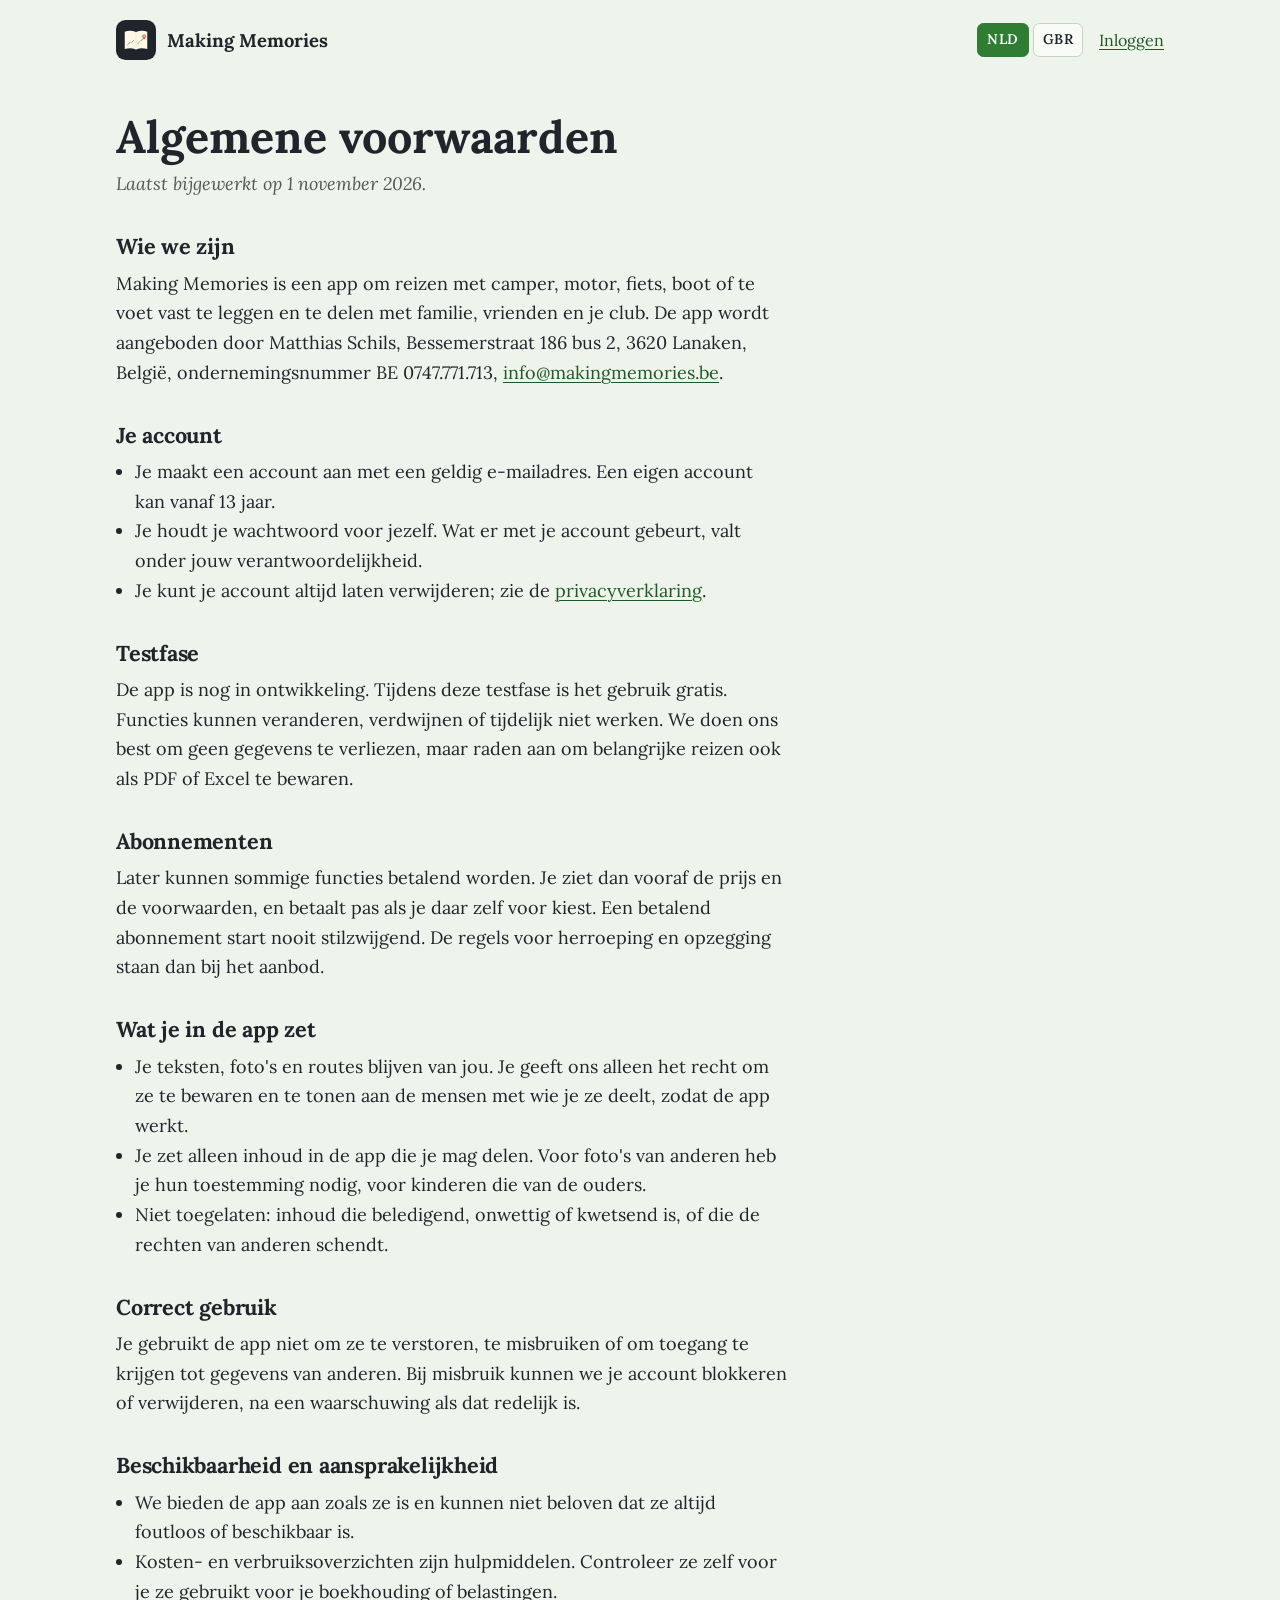
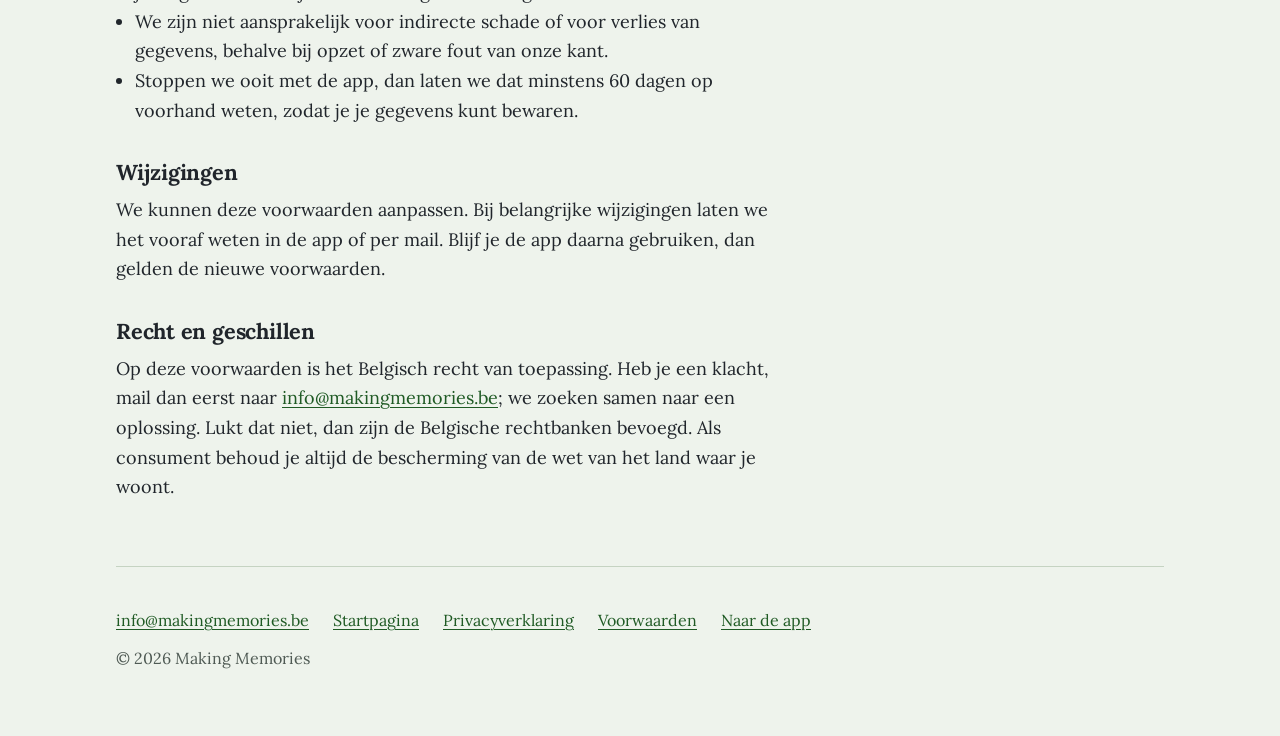
<file: voorwaarden.html>
<!doctype html>
<html lang="nl">
<head>
<meta charset="utf-8">
<meta name="viewport" content="width=device-width,initial-scale=1">
<title>Algemene voorwaarden – Making Memories</title>
<meta name="description" content="De afspraken voor het gebruik van Making Memories.">
<meta name="theme-color" content="#20252b">
<link rel="icon" type="image/svg+xml" href="icon.svg">
<link rel="apple-touch-icon" href="icon-180.png">
<link rel="stylesheet" href="style.css">
<link rel="alternate" hreflang="nl" href="https://makingmemories.be/voorwaarden.html">
<link rel="alternate" hreflang="en" href="https://makingmemories.be/en/terms.html">
<link rel="alternate" hreflang="x-default" href="https://makingmemories.be/voorwaarden.html">
</head>
<body>
<div class="wrap">
  <header class="site-head">
    <a class="brand" href="./"><img src="icon.svg" alt="" width="40" height="40">Making Memories</a>
    <div class="lang" role="group" aria-label="Taal"><span aria-current="true" lang="nl">NLD</span><a href="en/terms.html" hreflang="en" lang="en" aria-label="English">GBR</a></div>
    <a class="head-link" href="https://app.makingmemories.be/">Inloggen</a>
  </header>

  <main class="doc">
    <h1>Algemene voorwaarden</h1>
    <p class="updated">Laatst bijgewerkt op 1 november 2026.</p>

    <h2>Wie we zijn</h2>
    <p>Making Memories is een app om reizen met camper, motor, fiets, boot of te voet vast te leggen en te delen met familie, vrienden en je club. De app wordt aangeboden door Matthias Schils, Bessemerstraat 186 bus 2, 3620 Lanaken, België, ondernemingsnummer BE 0747.771.713, <a href="mailto:info@makingmemories.be">info@makingmemories.be</a>.</p>

    <h2>Je account</h2>
    <ul>
      <li>Je maakt een account aan met een geldig e-mailadres. Een eigen account kan vanaf 13 jaar.</li>
      <li>Je houdt je wachtwoord voor jezelf. Wat er met je account gebeurt, valt onder jouw verantwoordelijkheid.</li>
      <li>Je kunt je account altijd laten verwijderen; zie de <a href="privacy.html">privacyverklaring</a>.</li>
    </ul>

    <h2>Testfase</h2>
    <p>De app is nog in ontwikkeling. Tijdens deze testfase is het gebruik gratis. Functies kunnen veranderen, verdwijnen of tijdelijk niet werken. We doen ons best om geen gegevens te verliezen, maar raden aan om belangrijke reizen ook als PDF of Excel te bewaren.</p>

    <h2>Abonnementen</h2>
    <p>Later kunnen sommige functies betalend worden. Je ziet dan vooraf de prijs en de voorwaarden, en betaalt pas als je daar zelf voor kiest. Een betalend abonnement start nooit stilzwijgend. De regels voor herroeping en opzegging staan dan bij het aanbod.</p>

    <h2>Wat je in de app zet</h2>
    <ul>
      <li>Je teksten, foto's en routes blijven van jou. Je geeft ons alleen het recht om ze te bewaren en te tonen aan de mensen met wie je ze deelt, zodat de app werkt.</li>
      <li>Je zet alleen inhoud in de app die je mag delen. Voor foto's van anderen heb je hun toestemming nodig, voor kinderen die van de ouders.</li>
      <li>Niet toegelaten: inhoud die beledigend, onwettig of kwetsend is, of die de rechten van anderen schendt.</li>
    </ul>

    <h2>Correct gebruik</h2>
    <p>Je gebruikt de app niet om ze te verstoren, te misbruiken of om toegang te krijgen tot gegevens van anderen. Bij misbruik kunnen we je account blokkeren of verwijderen, na een waarschuwing als dat redelijk is.</p>

    <h2>Beschikbaarheid en aansprakelijkheid</h2>
    <ul>
      <li>We bieden de app aan zoals ze is en kunnen niet beloven dat ze altijd foutloos of beschikbaar is.</li>
      <li>Kosten- en verbruiksoverzichten zijn hulpmiddelen. Controleer ze zelf voor je ze gebruikt voor je boekhouding of belastingen.</li>
      <li>We zijn niet aansprakelijk voor indirecte schade of voor verlies van gegevens, behalve bij opzet of zware fout van onze kant.</li>
      <li>Stoppen we ooit met de app, dan laten we dat minstens 60 dagen op voorhand weten, zodat je je gegevens kunt bewaren.</li>
    </ul>

    <h2>Wijzigingen</h2>
    <p>We kunnen deze voorwaarden aanpassen. Bij belangrijke wijzigingen laten we het vooraf weten in de app of per mail. Blijf je de app daarna gebruiken, dan gelden de nieuwe voorwaarden.</p>

    <h2>Recht en geschillen</h2>
    <p>Op deze voorwaarden is het Belgisch recht van toepassing. Heb je een klacht, mail dan eerst naar <a href="mailto:info@makingmemories.be">info@makingmemories.be</a>; we zoeken samen naar een oplossing. Lukt dat niet, dan zijn de Belgische rechtbanken bevoegd. Als consument behoud je altijd de bescherming van de wet van het land waar je woont.</p>
  </main>

  <footer class="site-foot">
    <nav aria-label="Voettekst">
      <a href="mailto:info@makingmemories.be">info@makingmemories.be</a>
      <a href="./">Startpagina</a>
      <a href="privacy.html">Privacyverklaring</a>
      <a href="voorwaarden.html">Voorwaarden</a>
      <a href="https://app.makingmemories.be/">Naar de app</a>
    </nav>
    <p>© 2026 Making Memories</p>
  </footer>
</div>
</body>
</html>
</file>
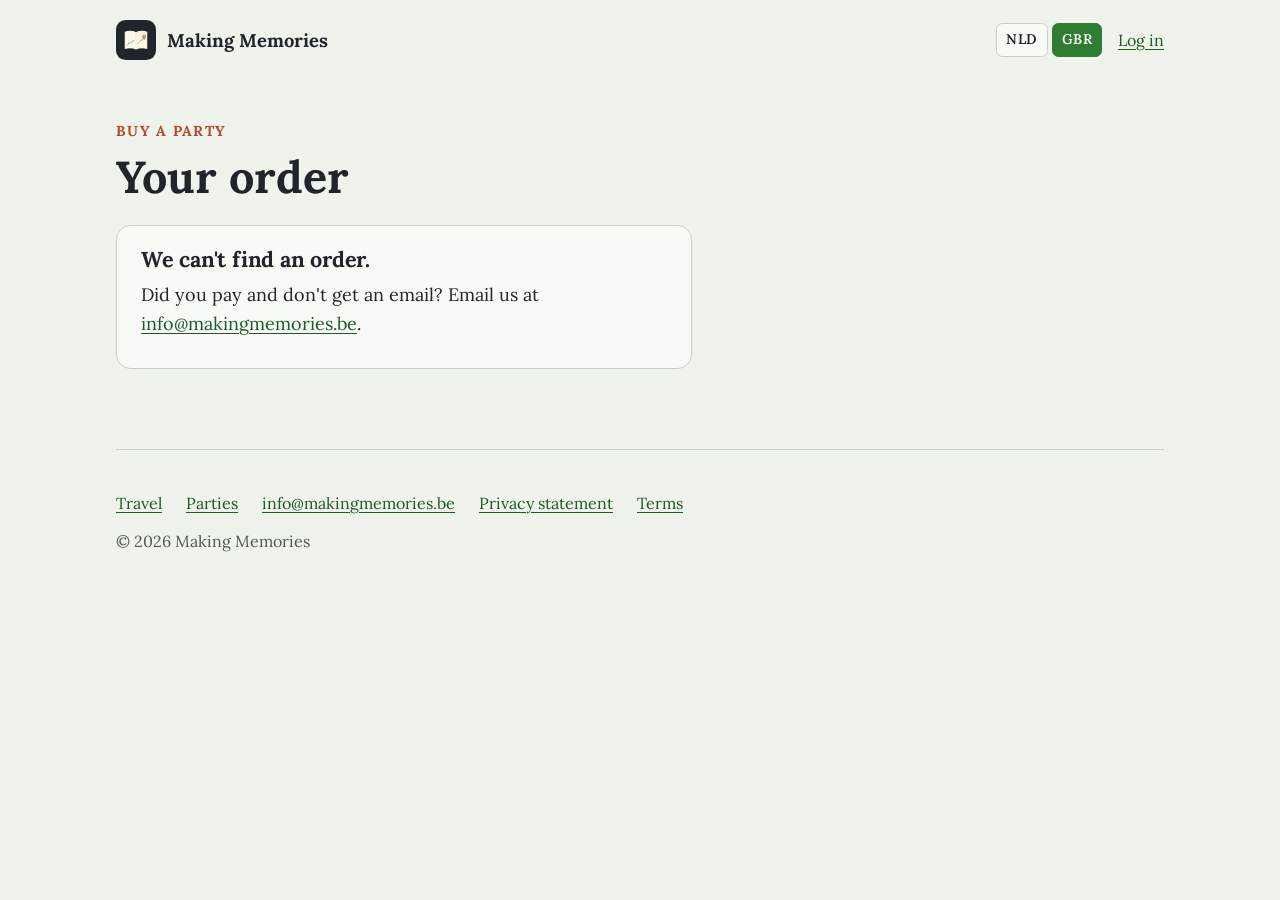
<file: en/feesten-bedankt.html>
<!doctype html>
<html lang="en">
<head>
<meta charset="utf-8">
<meta name="viewport" content="width=device-width,initial-scale=1">
<meta name="robots" content="noindex">
<meta name="referrer" content="no-referrer">
<title>Making Memories – your order</title>
<meta name="theme-color" content="#20252b">
<link rel="icon" type="image/svg+xml" href="../icon.svg">
<link rel="apple-touch-icon" href="../icon-180.png">
<link rel="stylesheet" href="../style.css">
</head>
<body>
<div class="wrap">
  <header class="site-head">
    <a class="brand" href="./"><img src="../icon.svg" alt="" width="40" height="40">Making Memories</a>
    <div class="lang" role="group" aria-label="Language"><a href="../feesten-bedankt.html" hreflang="nl" lang="nl" aria-label="Nederlands" data-taal>NLD</a><span aria-current="true" lang="en">GBR</span></div>
    <a class="head-link" href="https://app.makingmemories.be/">Log in</a>
  </header>

  <main>
    <div class="intro">
      <p class="kicker">Buy a party</p>
      <h1 class="bedankt-kop">Your order</h1>
      <noscript><p>Your email arrives within a few minutes. Nothing received? Check your spam or email <a href="mailto:info@makingmemories.be">info@makingmemories.be</a>.</p></noscript>
      <div class="promo-link bedankt" id="bedankt" role="status" aria-live="polite">
      <div data-stand="laden" hidden>
        <p>We are checking your payment…</p>
      </div>
      <div data-stand="betaald" hidden>
        <h2>Paid. Thank you.</h2>
      </div>
      <div data-stand="bezig" hidden>
        <h2>Your payment is still being processed.</h2>
      </div>
      <div data-stand="betaald bezig" hidden>
        <p>Your email arrives within a few minutes. Nothing received? Check your spam or email <a href="mailto:info@makingmemories.be">info@makingmemories.be</a>.</p>
      </div>
      <div data-stand="mislukt" hidden>
        <h2>The payment did not go through.</h2>
        <p>No party has been created. You can try again.</p>
        <p><a href="feesten.html#kopen">Back to the order form</a></p>
      </div>
      <div data-stand="te_laat" hidden>
        <h2>Your order did not go through.</h2>
        <p>The payment arrived after the end of the party, so no party has been created. Email us at <a href="mailto:info@makingmemories.be">info@makingmemories.be</a>.</p>
      </div>
      <div data-stand="nakijken" hidden>
        <h2>Your order did not go through.</h2>
        <p>No party has been created. Please do not order again, but email us at <a href="mailto:info@makingmemories.be">info@makingmemories.be</a>.</p>
      </div>
      <div data-stand="onbekend" hidden>
        <h2>We can't find an order.</h2>
        <p>Did you pay and don't get an email? Email us at <a href="mailto:info@makingmemories.be">info@makingmemories.be</a>.</p>
      </div>
      <div data-stand="geenverbinding" hidden>
        <h2>We can't get the status right now.</h2>
        <p>Check your connection and look again. Questions? Email us at <a href="mailto:info@makingmemories.be">info@makingmemories.be</a>.</p>
      </div>
      </div>
      <div class="actions" style="margin-top:1.5rem">
        <button class="button" type="button" id="opnieuw" hidden>Check again</button>
      </div>
    </div>
  </main>

  <footer class="site-foot">
    <nav aria-label="Footer">
      <a href="./">Travel</a>
      <a href="feesten.html">Parties</a>
      <a href="mailto:info@makingmemories.be">info@makingmemories.be</a>
      <a href="privacy.html">Privacy statement</a>
      <a href="terms.html">Terms</a>
    </nav>
    <p>© 2026 Making Memories</p>
  </footer>
</div>
<script src="../feestbedankt.js"></script>
</body>
</html>
</file>
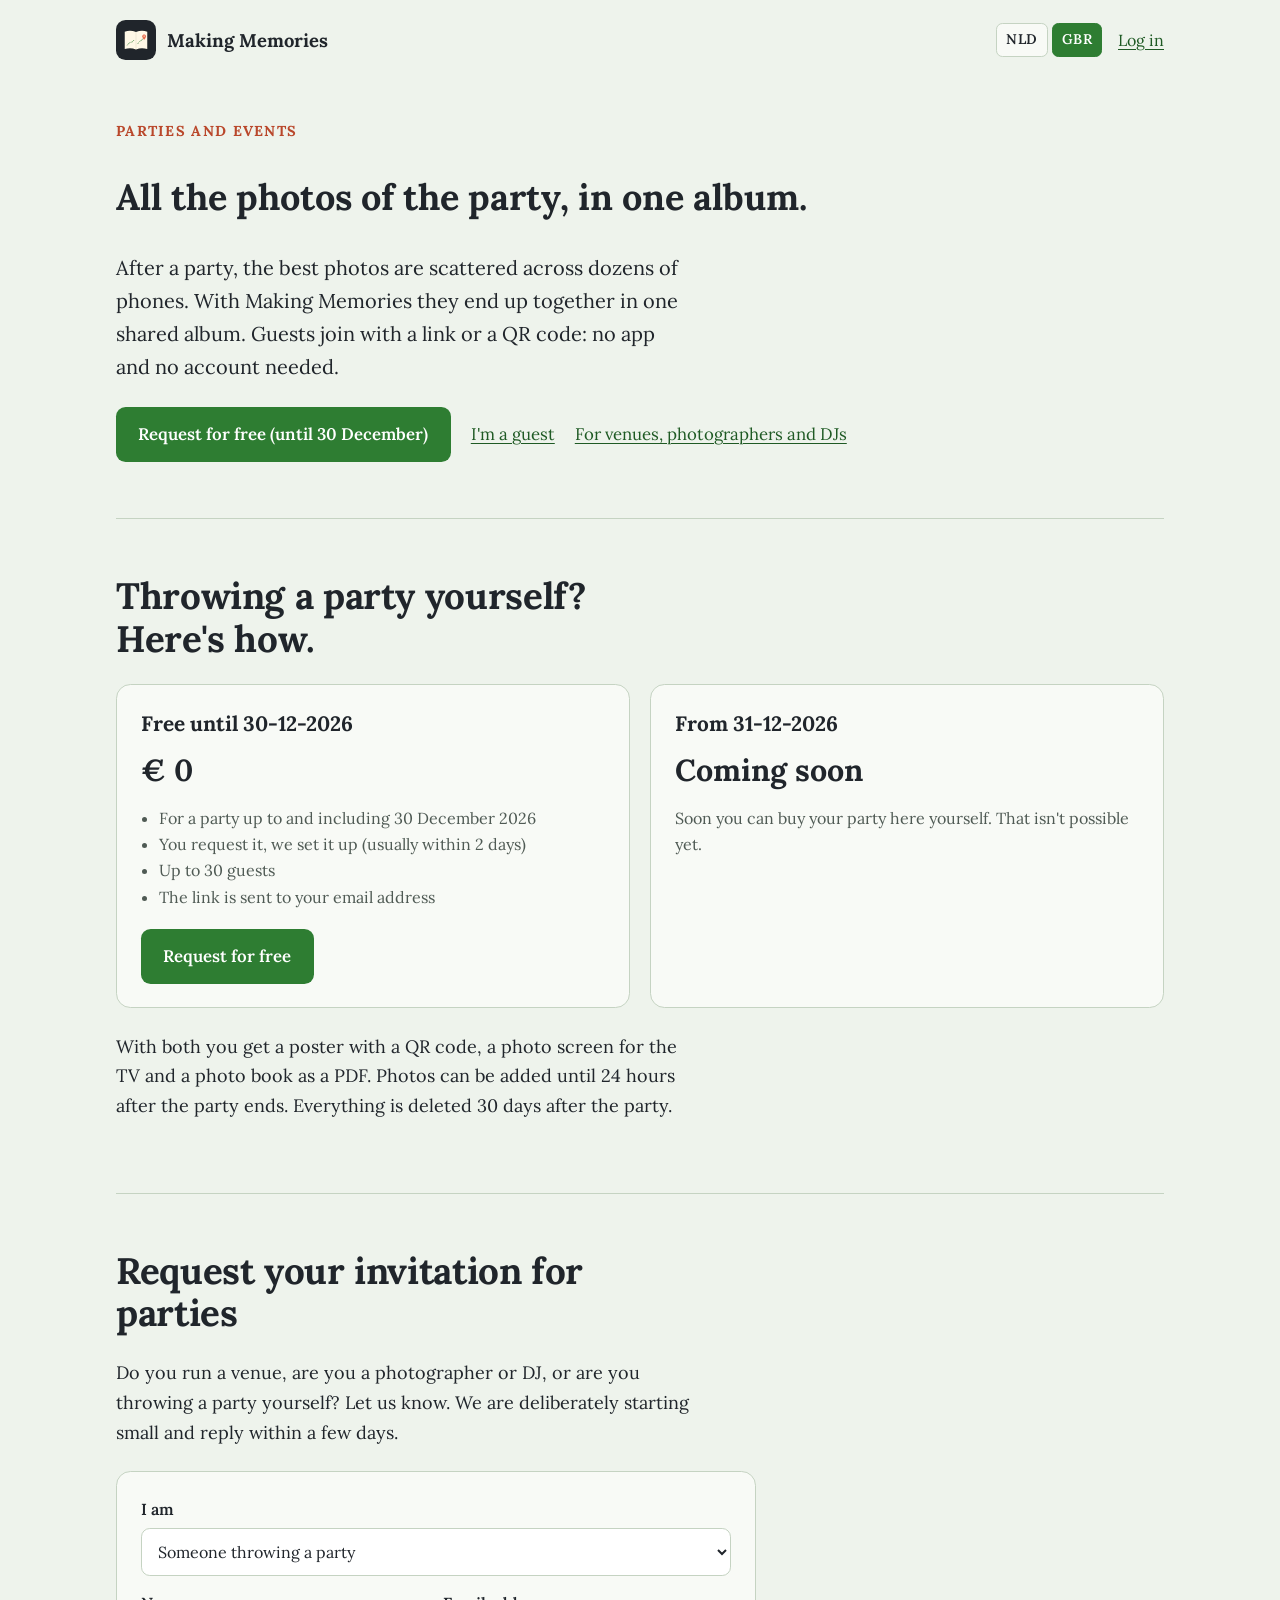
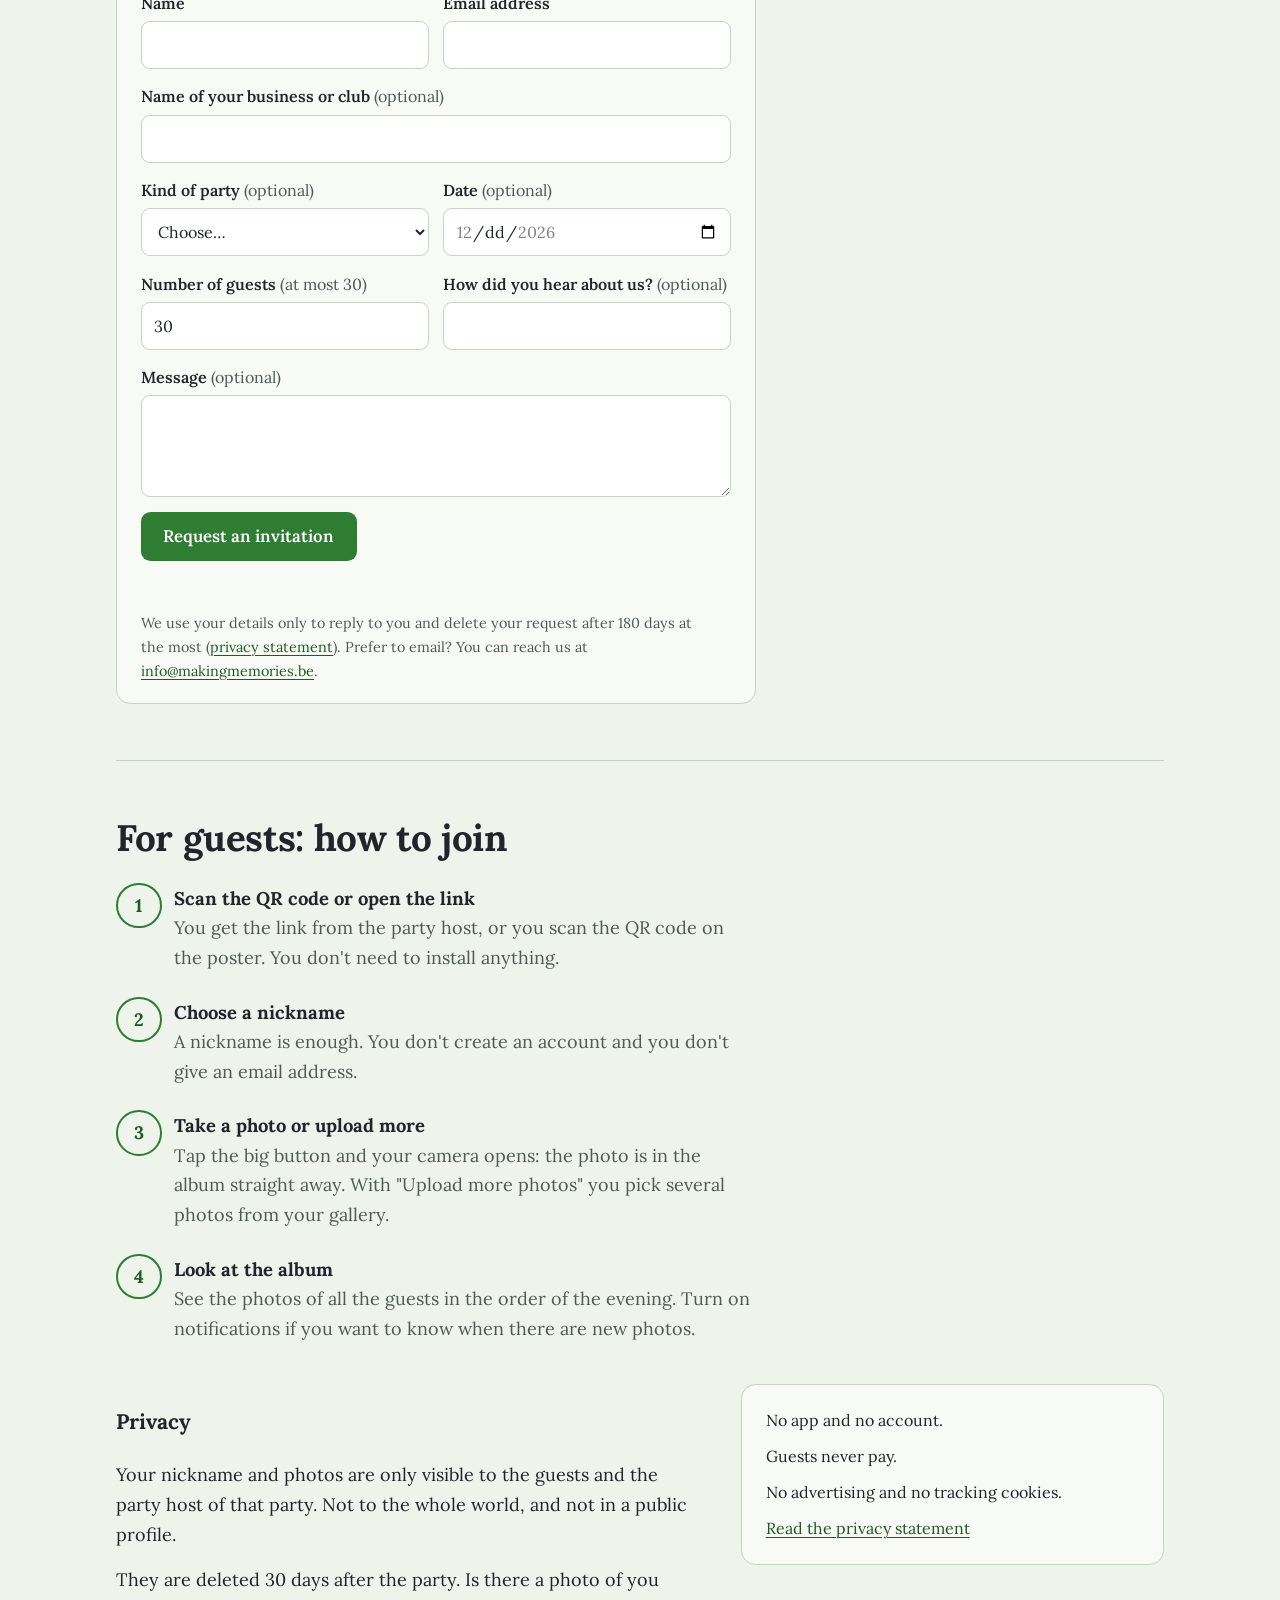
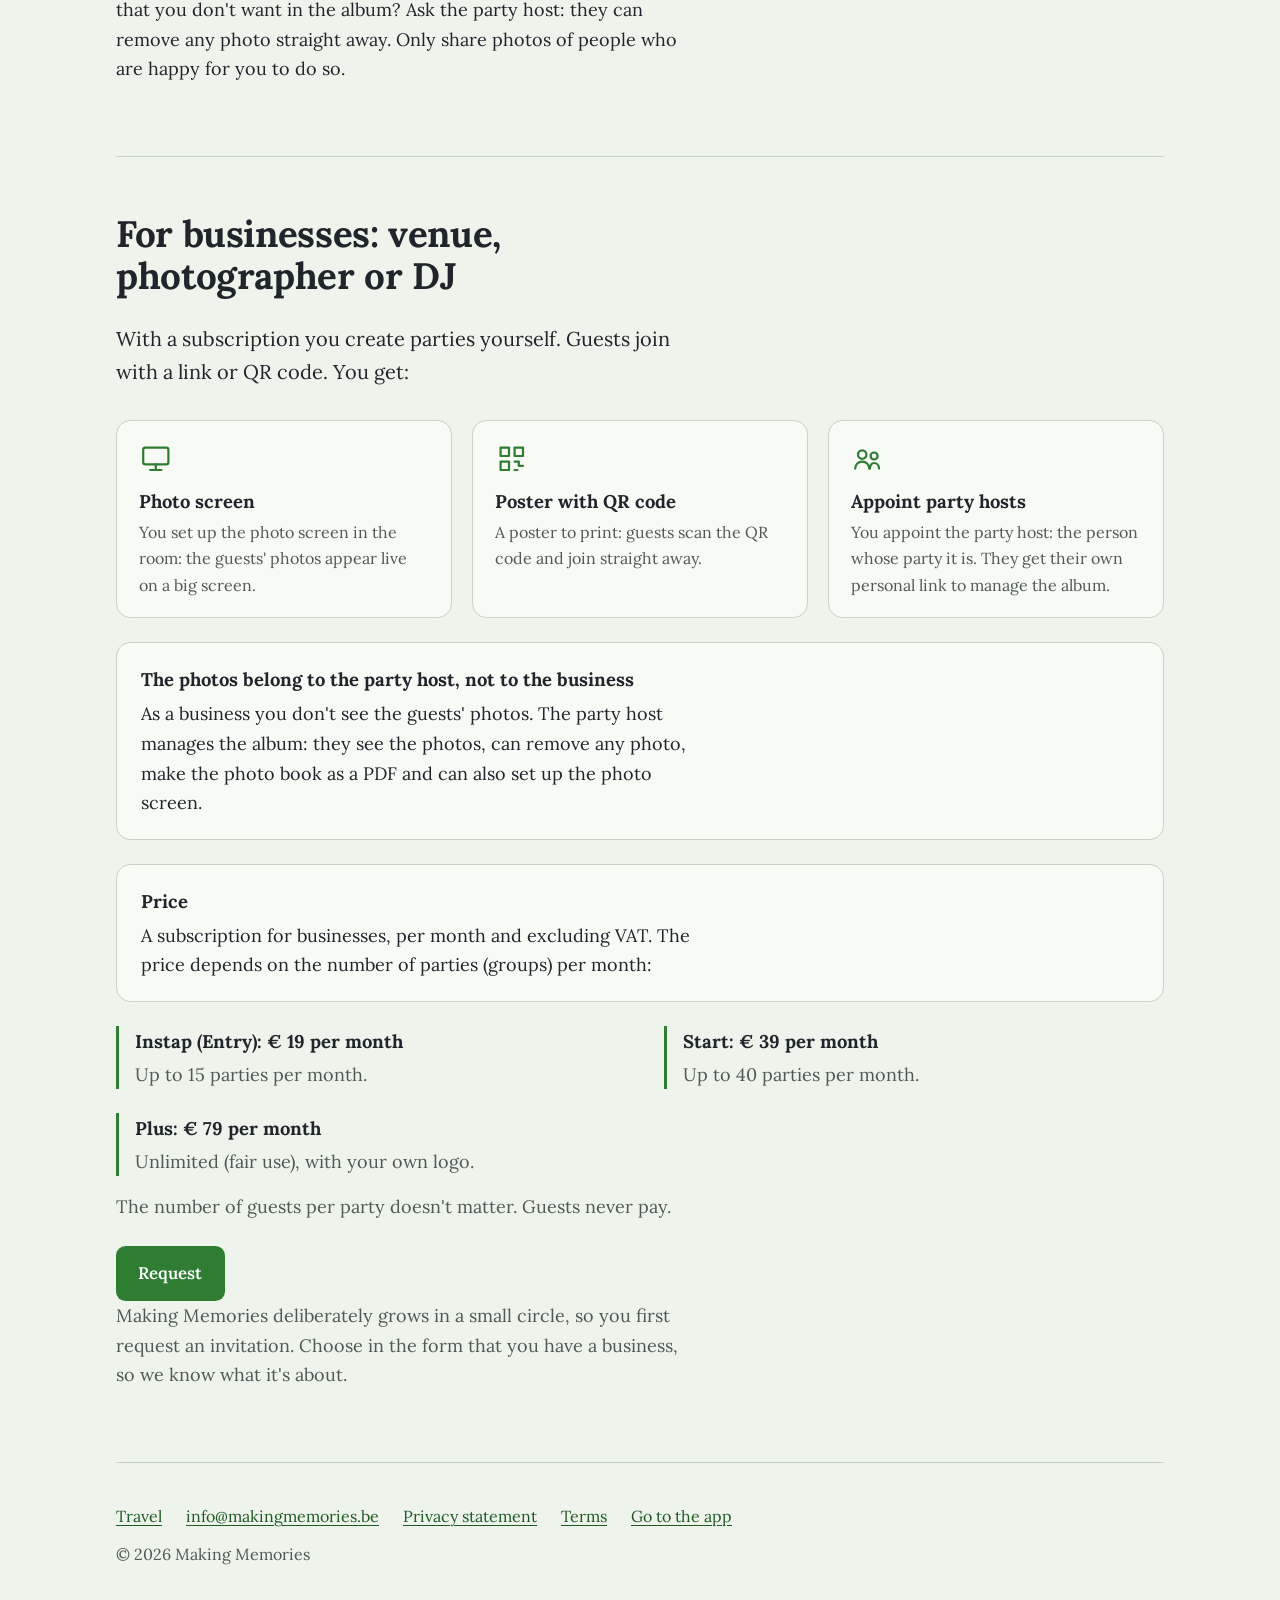
<file: en/feesten.html>
<!doctype html>
<html lang="en">
<head>
<meta charset="utf-8">
<meta name="viewport" content="width=device-width,initial-scale=1">
<title>Making Memories – parties and events: all the photos in one album</title>
<meta name="description" content="All the photos of a party together in one album. Guests join with a link or QR code, no app or account needed. For venues, photographers and DJs.">
<meta name="theme-color" content="#20252b">
<link rel="icon" type="image/svg+xml" href="../icon.svg">
<link rel="apple-touch-icon" href="../icon-180.png">
<link rel="stylesheet" href="../style.css">
<link rel="alternate" hreflang="nl" href="https://makingmemories.be/feesten.html">
<link rel="alternate" hreflang="en" href="https://makingmemories.be/en/feesten.html">
<link rel="alternate" hreflang="x-default" href="https://makingmemories.be/feesten.html">
</head>
<body>
<div class="wrap">
  <header class="site-head">
    <a class="brand" href="./"><img src="../icon.svg" alt="" width="40" height="40">Making Memories</a>
    <div class="lang" role="group" aria-label="Language"><a href="../feesten.html" hreflang="nl" lang="nl" aria-label="Nederlands">NLD</a><span aria-current="true" lang="en">GBR</span></div>
    <a class="head-link" href="https://app.makingmemories.be/">Log in</a>
  </header>

  <main>
    <div class="intro">
      <p class="kicker">Parties and events</p>
      <h1>All the photos of the party, in one album.</h1>
      <p class="lead">After a party, the best photos are scattered across dozens of phones. With Making Memories they end up together in one shared album. Guests join with a link or a QR code: no app and no account needed.</p>
      <div class="actions">
        <a class="button" href="#kopen" data-koop="open" hidden>Buy your party (€ <span data-prijs>4.95</span>)</a>
        <a class="button" href="#aanvragen" data-ben="particulier">Request for free (until 30 December)</a>
        <a class="quiet-link" href="#guests">I'm a guest</a>
        <a class="quiet-link" href="#venues">For venues, photographers and DJs</a>
      </div>
    </div>

    <section id="eigen" aria-labelledby="eigen-kop">
      <h2 id="eigen-kop">Throwing a party yourself? Here's how.</h2>
      <div class="keuzes">
        <div class="keuze">
          <h3>Free until 30-12-2026</h3>
          <p class="prijs">€ 0</p>
          <ul>
            <li>For a party up to and including 30 December 2026</li>
            <li>You request it, we set it up (usually within 2 days)</li>
            <li>Up to 30 guests</li>
            <li>The link is sent to your email address</li>
          </ul>
          <a class="button" href="#aanvragen" data-ben="particulier">Request for free</a>
        </div>
        <div class="keuze">
          <h3>From 31-12-2026</h3>
          <div data-koop="dicht">
            <p class="prijs">Coming soon</p>
            <p class="keuze-tekst">Soon you can buy your party here yourself. That isn't possible yet.</p>
          </div>
          <div data-koop="open" hidden>
            <p class="prijs">€ <span data-prijs>4.95</span></p>
            <ul>
              <li>For a party from 31 December 2026</li>
              <li>You buy it yourself and get an email with your link</li>
              <li>Up to <span data-gasten>50</span> guests</li>
              <li>Photos can be added from <span data-dagen>3</span> days before the party</li>
              <li>On sale up to a year ahead</li>
            </ul>
          </div>
          <a class="button" href="#kopen" data-koop="open" hidden>Buy your party (€ <span data-prijs>4.95</span>)</a>
        </div>
      </div>
      <p style="margin-top:1.5rem">With both you get a poster with a QR code, a photo screen for the TV and a photo book as a PDF. Photos can be added until 24 hours after the party ends. Everything is deleted 30 days after the party.</p>
    </section>

    <section id="aanvragen" aria-labelledby="aanvraag-kop">
      <h2 id="aanvraag-kop">Request your invitation for parties</h2>
      <p>Do you run a venue, are you a photographer or DJ, or are you throwing a party yourself? Let us know. We are deliberately starting small and reply within a few days.</p>
      <noscript><p>The form needs JavaScript. Email us at <a href="mailto:info@makingmemories.be?subject=Party%20request">info@makingmemories.be</a>.</p></noscript>
      <div class="request">
        <form id="feestForm" method="post" novalidate>
          <label>I am
            <select name="ben" required>
              <option value="particulier">Someone throwing a party</option>
              <option value="vereniging">A club, school or association</option>
              <option value="zaal">A party venue</option>
              <option value="fotograaf">A photographer or DJ</option>
            </select>
          </label>
          <div class="field-row">
            <label>Name<input name="naam" type="text" autocomplete="name" maxlength="80" required></label>
            <label>Email address<input name="email" type="email" autocomplete="email" maxlength="200" required></label>
          </div>
          <label>Name of your business or club <span class="optional">(optional)</span><input name="zaak" type="text" autocomplete="organization" maxlength="120"></label>
          <div class="field-row">
            <label>Kind of party <span class="optional">(optional)</span>
              <select name="feestsoort">
                <option value="">Choose…</option>
                <option value="Sinterklaas">Sinterklaas</option>
                <option value="Kerst">Christmas</option>
                <option value="Verjaardag">Birthday</option>
                <option value="Huwelijk">Wedding</option>
                <option value="Communie">First communion</option>
                <option value="Babyborrel">Baby shower</option>
                <option value="Bedrijfsfeest">Company party</option>
                <option value="Ander">Other</option>
              </select>
            </label>
            <label>Date <span class="optional">(optional)</span><input name="datum" type="date" max="2026-12-30"></label>
          </div>
          <div class="field-row">
            <label>Number of guests <span class="optional" data-grens>(at most 30)</span><input name="gasten" type="number" inputmode="numeric" min="1" max="30" step="1" value="30"></label>
            <label>How did you hear about us? <span class="optional">(optional)</span><input name="via" type="text" maxlength="120"></label>
          </div>
          <label>Message <span class="optional">(optional)</span><textarea name="bericht" rows="3" maxlength="600"></textarea></label>
          <label class="hp" aria-hidden="true">Leave this empty<input name="website" type="text" tabindex="-1" autocomplete="off"></label>
          <button class="button" type="submit">Request an invitation</button>
          <p class="form-status" role="status" aria-live="polite"></p>
          <p class="form-note">We use your details only to reply to you and delete your request after 180 days at the most (<a href="privacy.html">privacy statement</a>). Prefer to email? You can reach us at <a href="mailto:info@makingmemories.be?subject=Party%20request">info@makingmemories.be</a>.</p>
        </form>
      </div>
    </section>

    <section id="kopen" aria-labelledby="koop-kop" data-koop="open" hidden>
      <h2 id="koop-kop">Buy your party</h2>
      <p>For a party from 31 December 2026. You pay through Mollie. After that you get an email (in Dutch) with your personal link as party host and the QR code for your guests.</p>
      <noscript><p>Buying needs JavaScript.</p></noscript>
      <div class="request">
        <form id="koopForm" method="post" novalidate>
          <h3>Your party</h3>
          <label>Name of the party<input name="feestnaam" type="text" maxlength="80" placeholder="E.g. New Year's Eve at the Peeters family" required></label>
          <div class="field-row paar">
            <label>Start date<input name="begin_datum" type="date" required></label>
            <label>Start time<input name="begin_uur" type="time" value="20:00" required></label>
          </div>
          <div class="field-row paar">
            <label>End date<input name="eind_datum" type="date" required></label>
            <label>End time<input name="eind_uur" type="time" required></label>
          </div>
          <p class="form-note">We suggest six hours later. You can move the end, up to at most 24 hours after the start.</p>
          <p class="form-note"><strong>Photos can only be added from <span data-dagen>3</span> days before the party.</strong></p>
          <p class="form-note" id="koopDuur" aria-live="polite"></p>
          <div class="field-row">
            <label>Email address<input name="email" type="email" autocomplete="email" maxlength="200" required></label>
            <label>Email address (again)<input name="email2" type="email" autocomplete="email" maxlength="200" required></label>
          </div>
          <p class="form-note">Your link and your invoice are sent to this address.</p>
          <h3>For the invoice</h3>
          <div class="field-row">
            <label>First name<input name="voornaam" type="text" autocomplete="given-name" maxlength="60" required></label>
            <label>Last name<input name="familienaam" type="text" autocomplete="family-name" maxlength="60" required></label>
          </div>
          <label>Street and number<input name="straat" type="text" autocomplete="street-address" maxlength="150" required></label>
          <div class="field-row">
            <label>Postcode<input name="postcode" type="text" autocomplete="postal-code" maxlength="10" required></label>
            <label>Town<input name="gemeente" type="text" autocomplete="address-level2" maxlength="80" required></label>
          </div>
          <label>Country
            <select name="land" autocomplete="country">
              <option value="BE">Belgium</option>
              <option value="NL">Netherlands</option>
              <option value="DE">Germany</option>
              <option value="LU">Luxembourg</option>
              <option value="FR">France</option>
            </select>
          </label>
          <label class="vink"><input name="akkoord" type="checkbox" required><span>I am 18 or older, I agree to the <a href="terms.html" target="_blank" rel="noopener">terms</a> and I have read the <a href="privacy.html" target="_blank" rel="noopener">privacy statement</a>.</span></label>
          <p class="herroep" id="herroep"><strong>No right of withdrawal.</strong> You are buying a service for a fixed date. So you cannot withdraw from the purchase within 14 days, and you don't get your money back if you cancel or the party doesn't take place. If it can't take place because of a mistake on our side, you do get your money back.</p>
          <label class="vink"><input name="geen_herroeping" type="checkbox" aria-describedby="herroep" required><span>I understand that I have no right of withdrawal.</span></label>
          <label class="hp" aria-hidden="true">Leave this empty<input name="website" type="text" tabindex="-1" autocomplete="off"></label>
          <button class="button koop" type="submit"><span>Order and pay: € <span data-prijs>4.95</span></span><small>No right of withdrawal, no money back</small></button>
          <p class="form-status" role="status" aria-live="polite"></p>
          <!-- Before sales open: add the seller's full address and enterprise number. -->
          <p class="form-note">Price: € <span data-prijs>4.95</span>, no VAT (special exemption scheme for small businesses). Seller: Matthias Schils, trading as Making Memories, Bessemerstraat 186 box 2, 3620 Lanaken, Belgium, company number BE 0747.771.713, <a href="mailto:info@makingmemories.be">info@makingmemories.be</a>.</p>
        </form>
      </div>
    </section>

    <section id="guests" aria-labelledby="guest-heading">
      <h2 id="guest-heading">For guests: how to join</h2>
      <ol class="steps">
        <li><div><strong>Scan the QR code or open the link</strong><span>You get the link from the party host, or you scan the QR code on the poster. You don't need to install anything.</span></div></li>
        <li><div><strong>Choose a nickname</strong><span>A nickname is enough. You don't create an account and you don't give an email address.</span></div></li>
        <li><div><strong>Take a photo or upload more</strong><span>Tap the big button and your camera opens: the photo is in the album straight away. With "Upload more photos" you pick several photos from your gallery.</span></div></li>
        <li><div><strong>Look at the album</strong><span>See the photos of all the guests in the order of the evening. Turn on notifications if you want to know when there are new photos.</span></div></li>
      </ol>

      <div class="private" style="margin-top:2.5rem">
        <div>
          <h3>Privacy</h3>
          <p>Your nickname and photos are only visible to the guests and the party host of that party. Not to the whole world, and not in a public profile.</p>
          <p>They are deleted 30 days after the party. Is there a photo of you that you don't want in the album? Ask the party host: they can remove any photo straight away. Only share photos of people who are happy for you to do so.</p>
        </div>
        <aside aria-label="In short">
          <p>No app and no account.</p>
          <p>Guests never pay.</p>
          <p>No advertising and no tracking cookies.</p>
          <p><a href="privacy.html">Read the privacy statement</a></p>
        </aside>
      </div>
    </section>

    <section id="venues" aria-labelledby="venue-heading">
      <h2 id="venue-heading">For businesses: venue, photographer or DJ</h2>
      <p class="lead">With a subscription you create parties yourself. Guests join with a link or QR code. You get:</p>
      <ul class="features">
        <li>
          <svg viewBox="0 0 24 24" aria-hidden="true"><rect x="3" y="4" width="18" height="12" rx="1.5"/><path d="M8 20h8M12 16v4"/></svg>
          <h3>Photo screen</h3>
          <p>You set up the photo screen in the room: the guests' photos appear live on a big screen.</p>
        </li>
        <li>
          <svg viewBox="0 0 24 24" aria-hidden="true"><rect x="4" y="4" width="6" height="6"/><rect x="14" y="4" width="6" height="6"/><rect x="4" y="14" width="6" height="6"/><path d="M14 14h3v3h3M14 20h2"/></svg>
          <h3>Poster with QR code</h3>
          <p>A poster to print: guests scan the QR code and join straight away.</p>
        </li>
        <li>
          <svg viewBox="0 0 24 24" aria-hidden="true"><circle cx="8" cy="9" r="3"/><circle cx="16.5" cy="10" r="2.5"/><path d="M3 19c0-3 2.2-5 5-5s5 2 5 5M13.5 19c.2-2.4 1.5-4 3-4 1.8 0 3.5 1.6 3.5 4"/></svg>
          <h3>Appoint party hosts</h3>
          <p>You appoint the party host: the person whose party it is. They get their own personal link to manage the album.</p>
        </li>
      </ul>

      <div class="promo-link">
        <h3>The photos belong to the party host, not to the business</h3>
        <p>As a business you don't see the guests' photos. The party host manages the album: they see the photos, can remove any photo, make the photo book as a PDF and can also set up the photo screen.</p>
      </div>

      <div class="promo-link">
        <h3>Price</h3>
        <p>A subscription for businesses, per month and excluding VAT. The price depends on the number of parties (groups) per month:</p>
      </div>
      <dl class="log" style="margin-top:1.5rem">
        <div><dt>Instap (Entry): € 19 per month</dt><dd>Up to 15 parties per month.</dd></div>
        <div><dt>Start: € 39 per month</dt><dd>Up to 40 parties per month.</dd></div>
        <div><dt>Plus: € 79 per month</dt><dd>Unlimited (fair use), with your own logo.</dd></div>
      </dl>
      <p style="margin-top:1rem;color:var(--muted)">The number of guests per party doesn't matter. Guests never pay.</p>

      <div class="actions" style="margin-top:1.5rem">
        <a class="button" href="#aanvragen" data-ben="zaal">Request</a>
      </div>
      <p style="color:var(--muted);max-width:var(--measure)">Making Memories deliberately grows in a small circle, so you first request an invitation. Choose in the form that you have a business, so we know what it's about.</p>
    </section>
  </main>

  <footer class="site-foot">
    <nav aria-label="Footer">
      <a href="./">Travel</a>
      <a href="mailto:info@makingmemories.be">info@makingmemories.be</a>
      <a href="privacy.html">Privacy statement</a>
      <a href="terms.html">Terms</a>
      <a href="https://app.makingmemories.be/">Go to the app</a>
    </nav>
    <p>© 2026 Making Memories</p>
  </footer>
</div>
<script src="../feestformulier.js"></script>
<script src="../feestkoop.js"></script>
</body>
</html>
</file>
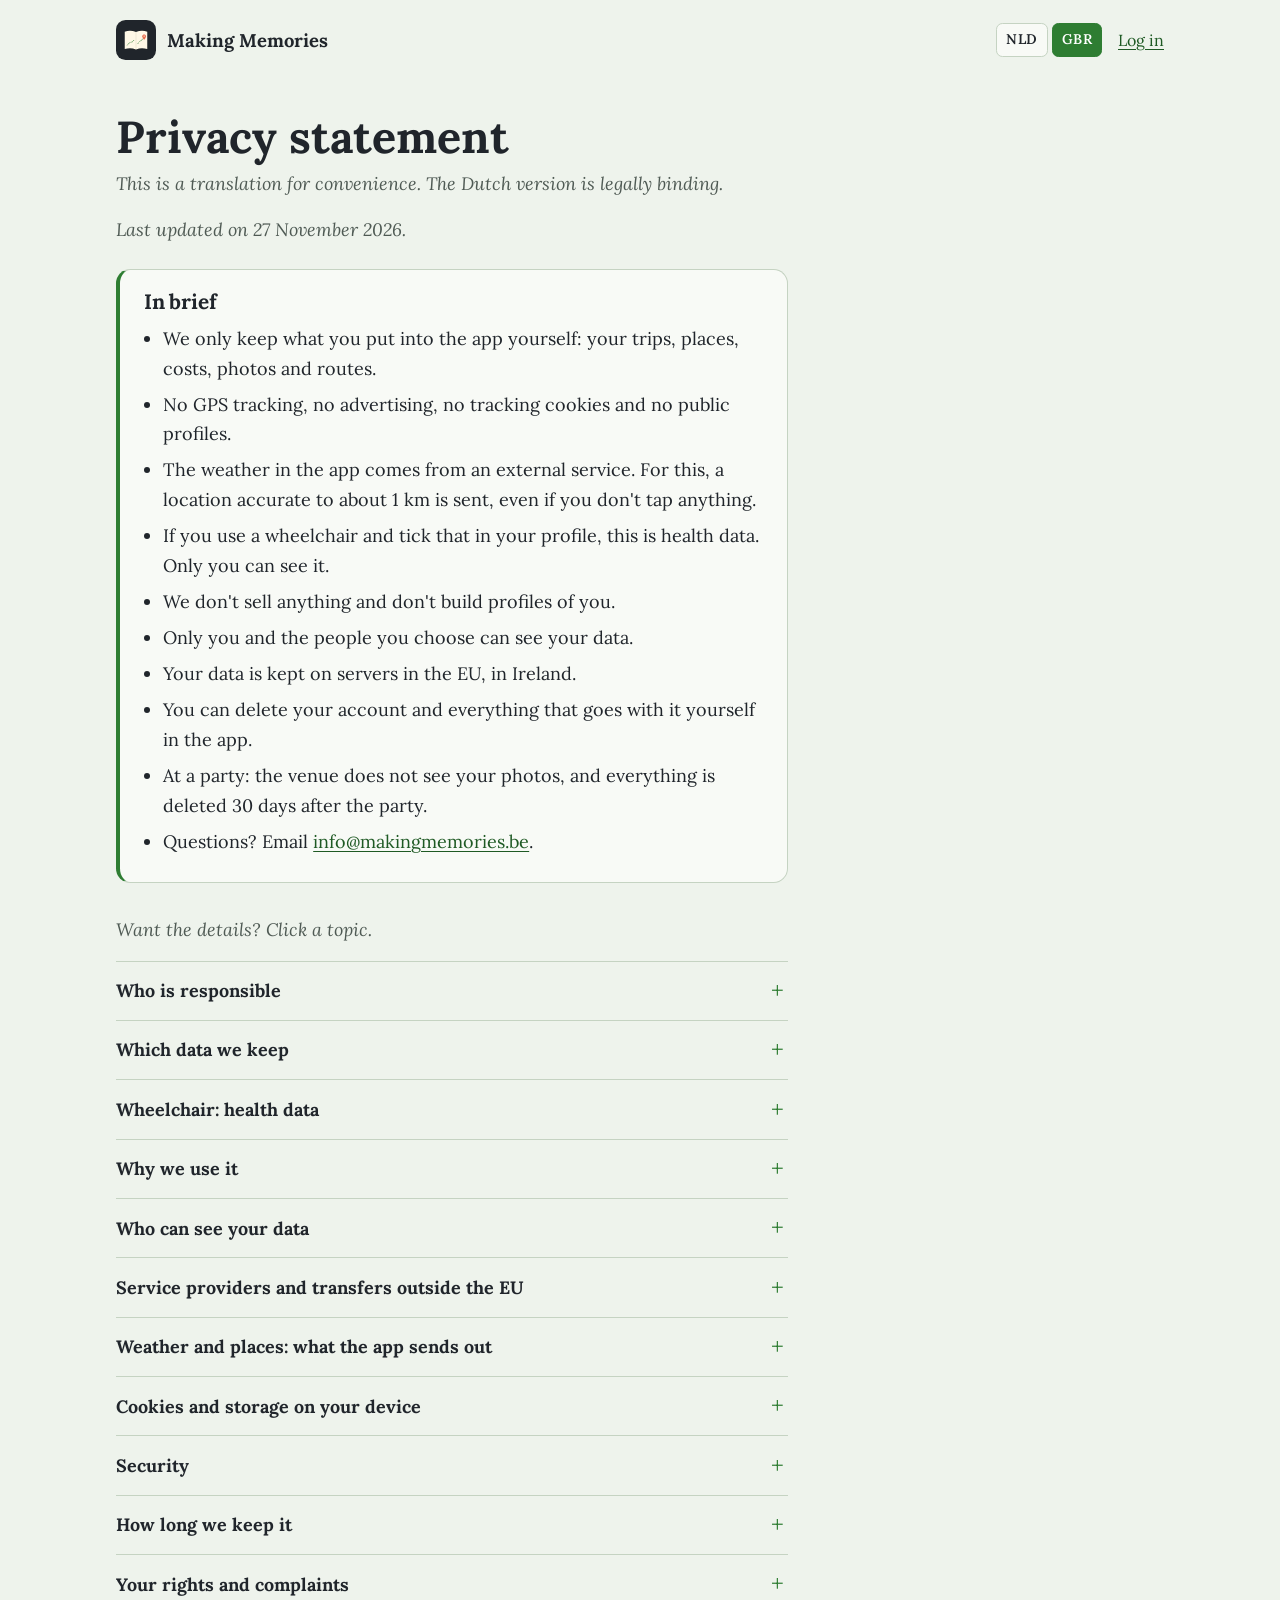
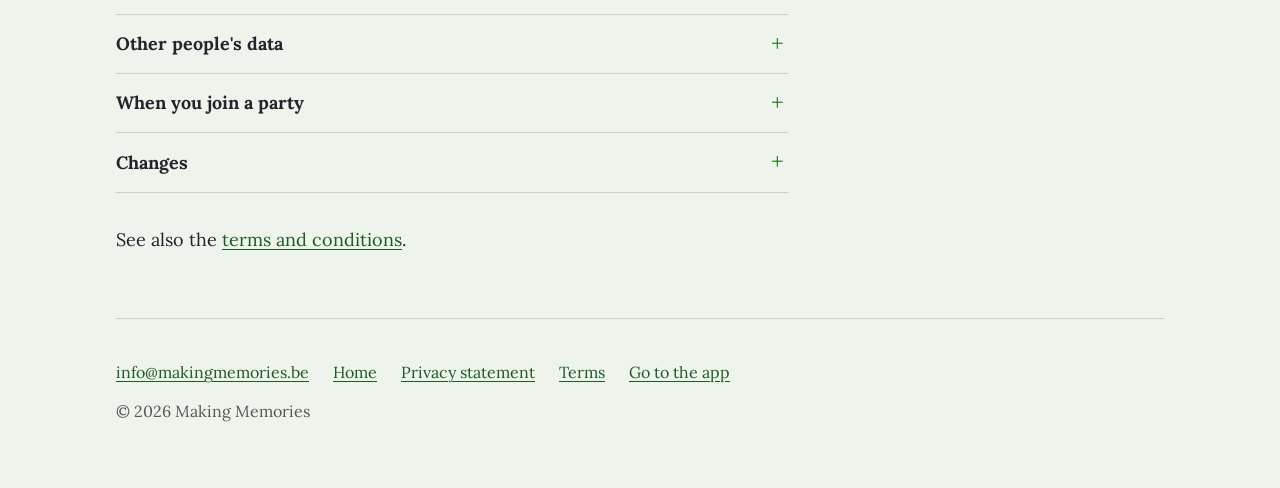
<file: en/privacy.html>
<!doctype html>
<html lang="en">
<head>
<meta charset="utf-8">
<meta name="viewport" content="width=device-width,initial-scale=1">
<title>Privacy statement – Making Memories</title>
<meta name="description" content="Which data Making Memories keeps, where it is stored and what rights you have.">
<meta name="theme-color" content="#20252b">
<link rel="icon" type="image/svg+xml" href="../icon.svg">
<link rel="apple-touch-icon" href="../icon-180.png">
<link rel="stylesheet" href="../style.css">
<link rel="alternate" hreflang="nl" href="https://makingmemories.be/privacy.html">
<link rel="alternate" hreflang="en" href="https://makingmemories.be/en/privacy.html">
<link rel="alternate" hreflang="x-default" href="https://makingmemories.be/privacy.html">
</head>
<body>
<div class="wrap">
  <header class="site-head">
    <a class="brand" href="./"><img src="../icon.svg" alt="" width="40" height="40">Making Memories</a>
    <div class="lang" role="group" aria-label="Language"><a href="../privacy.html" hreflang="nl" lang="nl" aria-label="Nederlands">NLD</a><span aria-current="true" lang="en">GBR</span></div>
    <a class="head-link" href="https://app.makingmemories.be/">Log in</a>
  </header>

  <main class="doc">
    <h1>Privacy statement</h1>
    <p class="updated">This is a translation for convenience. The Dutch version is legally binding.</p>
    <p class="updated">Last updated on 27 November 2026.</p>

    <div class="in-short">
      <h2>In brief</h2>
      <ul>
        <li>We only keep what you put into the app yourself: your trips, places, costs, photos and routes.</li>
        <li>No GPS tracking, no advertising, no tracking cookies and no public profiles.</li>
        <li>The weather in the app comes from an external service. For this, a location accurate to about 1 km is sent, even if you don't tap anything.</li>
        <li>If you use a wheelchair and tick that in your profile, this is health data. Only you can see it.</li>
        <li>We don't sell anything and don't build profiles of you.</li>
        <li>Only you and the people you choose can see your data.</li>
        <li>Your data is kept on servers in the EU, in Ireland.</li>
        <li>You can delete your account and everything that goes with it yourself in the app.</li>
        <li>At a party: the venue does not see your photos, and everything is deleted 30 days after the party.</li>
        <li>Questions? Email <a href="mailto:info@makingmemories.be">info@makingmemories.be</a>.</li>
      </ul>
    </div>

    <p class="details-intro">Want the details? Click a topic.</p>

    <details>
      <summary>Who is responsible</summary>
      <p>Making Memories is run by Matthias Schils, Lanaken, Belgium. Send questions about your data to <a href="mailto:info@makingmemories.be">info@makingmemories.be</a>.</p>
    </details>

    <details>
      <summary>Which data we keep</summary>
      <ul>
        <li>Your account: email address, display name and an encrypted password that we cannot read.</li>
        <li>What you enter yourself: vehicles, trips, overnight stays, breaks, days out, odometer readings, fill-ups, costs, maintenance, notes and the names of travel companions.</li>
        <li>Photos and routes (GPX) that you add. Photos are reduced in size; the location that was in the photo is lost in the process.</li>
        <li>For each trip: whether you travel with a wheelchair and your pets (type and name). For a place you can optionally note how accessible it was for a wheelchair.</li>
        <li>Friends, invitations (with the email address of the person you invite), clubs and club rides.</li>
        <li>Whether you have the free trial or full access.</li>
        <li>If you request an invitation through this website: your name, email address, who told you about us, what you travel with or details about your party or business, and your message. We delete that request after 180 days at the most.</li>
      </ul>
      <p>The app does not track your location in the background and does not store your location in your account. What the app passes on for the weather is described under "Weather and places".</p>
    </details>

    <details>
      <summary>Wheelchair: health data</summary>
      <p>In your profile you can tick "I use a wheelchair". That says something about your health and falls under the special categories of data in the GDPR. That is why we only keep it if you tick it yourself: that tick is your explicit consent. We only use it to switch on place filters by default and to show wheelchair information.</p>
      <ul>
        <li>This profile data is kept in a separate table that only you can read and change. Friends and the members of your vehicle cannot see it.</li>
        <li>If you untick it, we delete it. If you delete your account, it disappears too.</li>
        <li>You can withdraw your consent at any time by unticking it; anything that happened before remains lawful.</li>
      </ul>
      <p>For a trip it is different: if you tick "with wheelchair" there, the people who may see that trip (the members of your vehicle and friends you share the trip with) see a badge on the trip. The same goes for pets and for the accessibility you fill in for a place. If you don't want that, leave it empty.</p>
    </details>

    <details>
      <summary>Why we use it</summary>
      <p>Only to make the travel log work: showing your data to you and to the people you share it with, and sending emails that belong to your account (such as an invitation or a link for a new password). That is necessary for the agreement with you. We use a request for an invitation only to be able to invite you, because you asked for it yourself. We use the email address of someone you invite only to send that invitation (legitimate interest); anyone who doesn't want that can ask us to delete it.</p>
    </details>

    <details>
      <summary>Who can see your data</summary>
      <ul>
        <li>The members of your vehicle, according to their role (view only or help keep it up to date). Costs are visible to all members.</li>
        <li>Your friends: only what you share with friends.</li>
        <li>Club members: what you share with a club ride, and your sign-up.</li>
        <li>The administrator of Making Memories, only when necessary to fix a problem.</li>
      </ul>
    </details>

    <details>
      <summary>Service providers and transfers outside the EU</summary>
      <p>These services work for us and may only use your data for that purpose:</p>
      <ul>
        <li><strong>Supabase</strong>: database, photos, routes and login, in Ireland (EU).</li>
        <li><strong>Brevo</strong> (France): emails that belong to your account, and the message that lets us know you requested an invitation (the request itself is stored by Supabase). Emails about your purchase and your party are sent through our email partner Brevo; Brevo measures anonymously whether an email is opened and a link is clicked. <strong>OVH</strong> (France): forwarding mail to info@makingmemories.be.</li>
        <li><strong>Cloudflare</strong> and <strong>GitHub</strong> (United States): serving the app and this website; they see your IP address in the process.</li>
      </ul>
      <p>Where data may leave the EU (Cloudflare, GitHub, Supabase's subcontractors), this is done under the European Commission's standard contractual clauses.</p>
      <p>The app also loads the map from OpenStreetMap and program code from jsDelivr and cdnjs. They see your IP address, but receive nothing from your account. For a new route, the app sends only the start and end point to OpenStreetMap, to look up the place name. With "Share on WhatsApp" you open WhatsApp yourself.</p>
    </details>

    <details>
      <summary>Weather and places: what the app sends out</summary>
      <p>For campervan and boat, the app shows the weather. It comes from the Norwegian Meteorological Institute (<strong>MET Norway</strong>, api.met.no; licence CC BY 4.0). Your device asks that service for the weather directly, so they see your IP address.</p>
      <ul>
        <li><strong>When:</strong> automatically when you open the home screen, as a rule at most every 15 minutes, even if you don't tap anything.</li>
        <li><strong>What:</strong> a single coordinate, rounded to two decimals (accurate to about 1 km). No name, no email address, nothing from your account.</li>
        <li><strong>Which place:</strong> first a place you chose yourself, then your current position (only if your device has already given the app permission; the app does not ask for it itself, unless you choose "Weather here"), then the overnight stay where you are now, then a planned overnight stay, then the last place used. For an overnight stay, the app looks up the coordinate: the place name, region and country of that stay are sent automatically to <strong>Nominatim</strong> (OpenStreetMap), which sees your IP address.</li>
        <li><strong>On your device:</strong> the forecast and the last place used (rounded) are kept by the app in your browser storage, not on our servers.</li>
        <li><strong>Windy:</strong> the weather sheet contains a link to Windy. Only when you tap it does Windy receive a coordinate (three decimals) and your IP address.</li>
      </ul>
      <p>If you search for a place yourself or open "Nearby", that also goes to external services, only after you tap and only with the search text or the coordinate: Nominatim (searching places), Photon by Komoot (fallback when searching), Wikidata and Wikivoyage (Wikimedia, United States; sights and travel guide) and Waymarked Trails (cycling and hiking routes). They see your IP address and nothing from your account.</p>
    </details>

    <details>
      <summary>Cookies and storage on your device</summary>
      <p>No tracking cookies and no analytics services. The app only stores what is needed on your device: staying logged in, remembering your choices and opening the app without a connection. No consent is needed for that.</p>
    </details>

    <details>
      <summary>Security</summary>
      <p>All traffic is encrypted. The database only lets everyone see what they have access to, and photos and routes are kept in protected storage, not publicly on the internet.</p>
    </details>

    <details>
      <summary>How long we keep it</summary>
      <p>For as long as your account exists. You delete your account yourself via More › My profile › Delete account, or you ask us to at info@makingmemories.be (it is then done within 30 days). Everything of yours then disappears, including your photos. A vehicle or club that still has other members remains for them. Backups are overwritten after 30 days at the most. What we are legally required to keep, such as invoices, we keep for as long as the law requires.</p>
    </details>

    <details>
      <summary>Your rights and complaints</summary>
      <p>You can view your data, have it corrected or deleted, and ask for a copy (you can also download a trip yourself as a PDF or Excel file). You can also object or ask us to restrict processing. Email <a href="mailto:info@makingmemories.be">info@makingmemories.be</a>; you will get an answer within a month.</p>
      <p>Not satisfied? You can lodge a complaint with the <a href="https://www.gegevensbeschermingsautoriteit.be/">Belgian Data Protection Authority</a> (Gegevensbeschermingsautoriteit), Drukpersstraat 35, 1000 Brussels.</p>
    </details>

    <details>
      <summary>Other people's data</summary>
      <p>If you put photos or names of other people in the app, make sure they agree; for children, ask their parents. You can have your own account from the age of 13.</p>
    </details>

    <details id="parties">
      <summary>When you join a party</summary>
      <p>If you join through a party's QR code or link, we only keep what you enter and upload: your nickname, your photos and possibly a short text. You don't need an account. Your device gets an anonymous login that only works for this party.</p>
      <ul>
        <li><strong>Who sees what?</strong> The other guests and the party organiser (for example the couple or the person celebrating) see your photos with your nickname. If the organiser uses a photo screen, your photos can appear there too, unless you tick "Not on the screen". The venue or business that created the party does not see your photos or nickname, only how many people take part.</li>
        <li><strong>How long?</strong> You can upload photos until shortly after the party. 30 days after the party we automatically delete all photos and data of the party. The organiser can download an album or photo book beforehand and keep it.</li>
        <li><strong>Deleting:</strong> you can delete your own photos. The organiser can delete any photo. If there is a photo of you that you don't want, ask the organiser or email <a href="mailto:info@makingmemories.be">info@makingmemories.be</a>.</li>
        <li><strong>Who decides?</strong> The party organiser decides what the photos are for. Making Memories stores and shows them on their behalf and never uses them for anything else: no advertising, no selling and no AI training.</li>
        <li>Only share photos of people who agree. You can take part yourself from age 16.</li>
      </ul>
    </details>

    <details>
      <summary>Changes</summary>
      <p>If this statement changes, we will update the date at the top. We will announce important changes first in the app or by email.</p>
    </details>

    <p class="see-also">See also the <a href="terms.html">terms and conditions</a>.</p>
  </main>

  <footer class="site-foot">
    <nav aria-label="Footer">
      <a href="mailto:info@makingmemories.be">info@makingmemories.be</a>
      <a href="./">Home</a>
      <a href="privacy.html">Privacy statement</a>
      <a href="terms.html">Terms</a>
      <a href="https://app.makingmemories.be/">Go to the app</a>
    </nav>
    <p>© 2026 Making Memories</p>
  </footer>
</div>
</body>
</html>
</file>
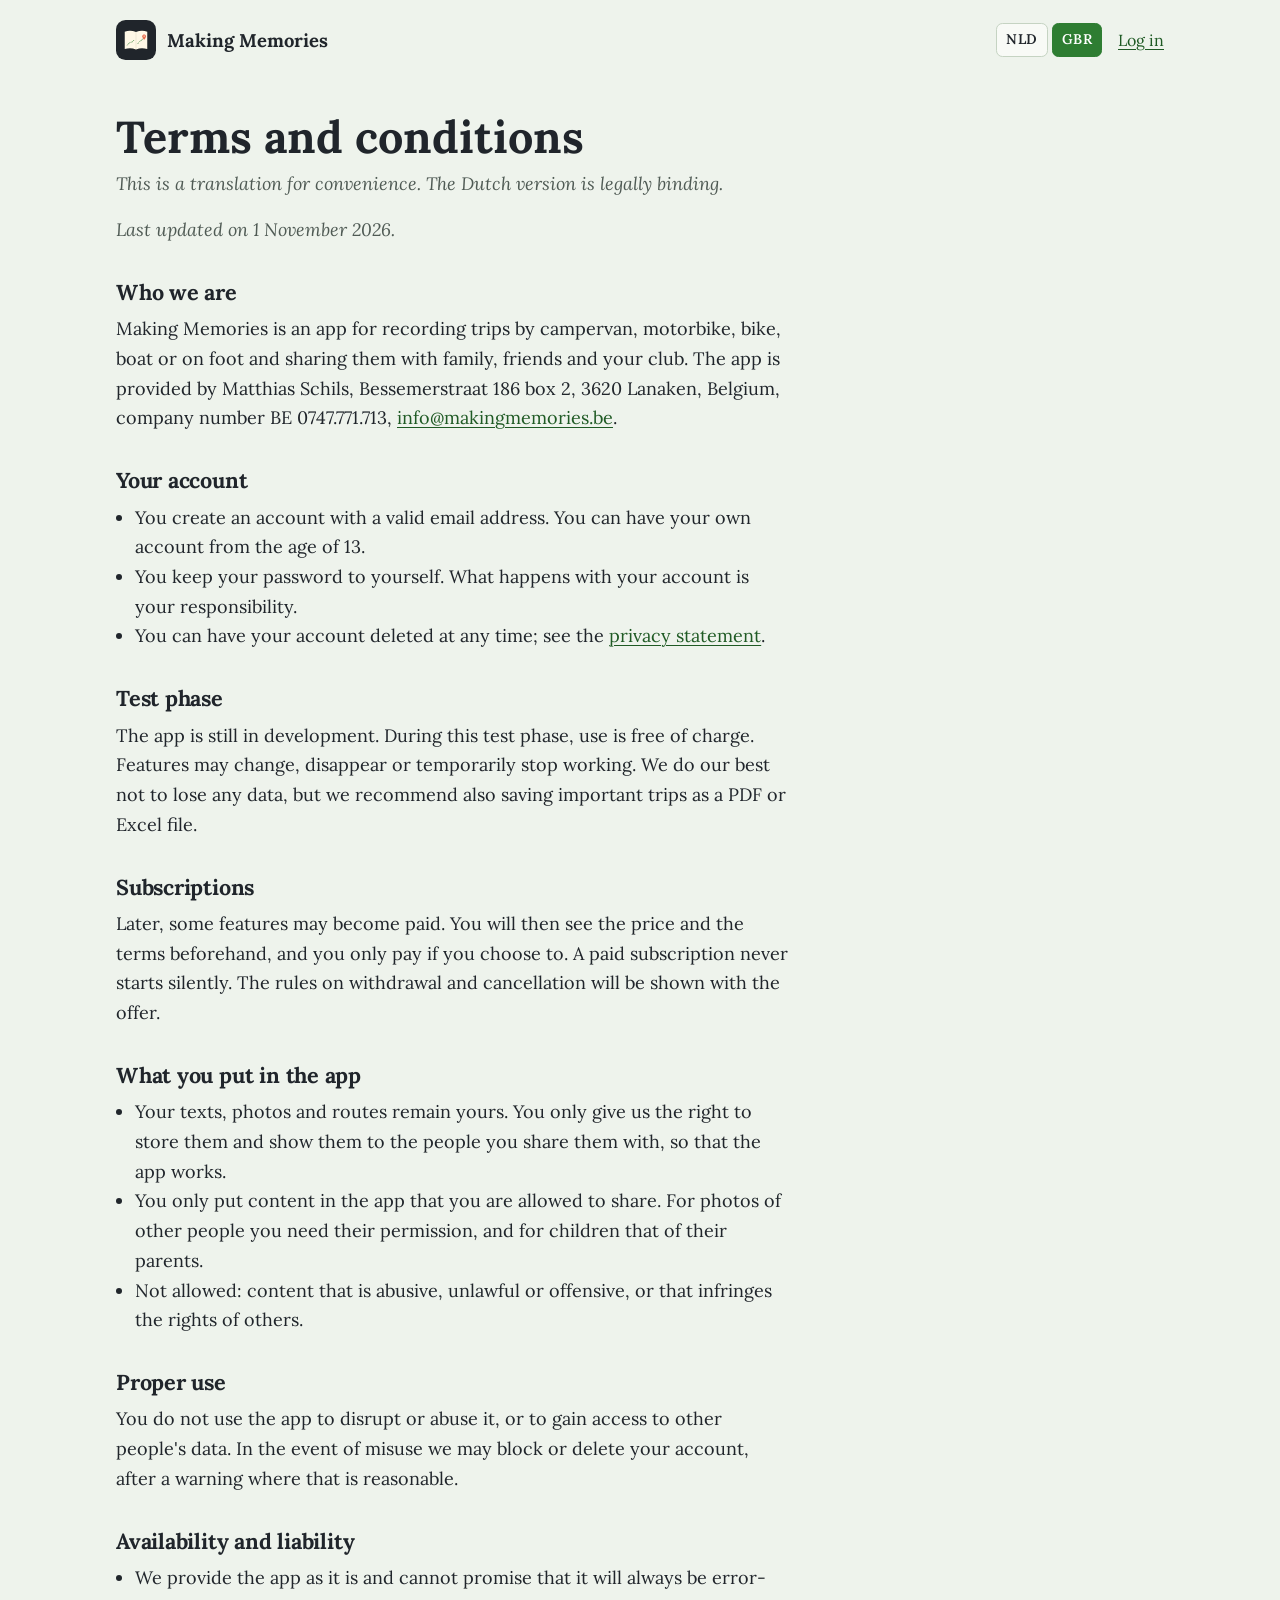
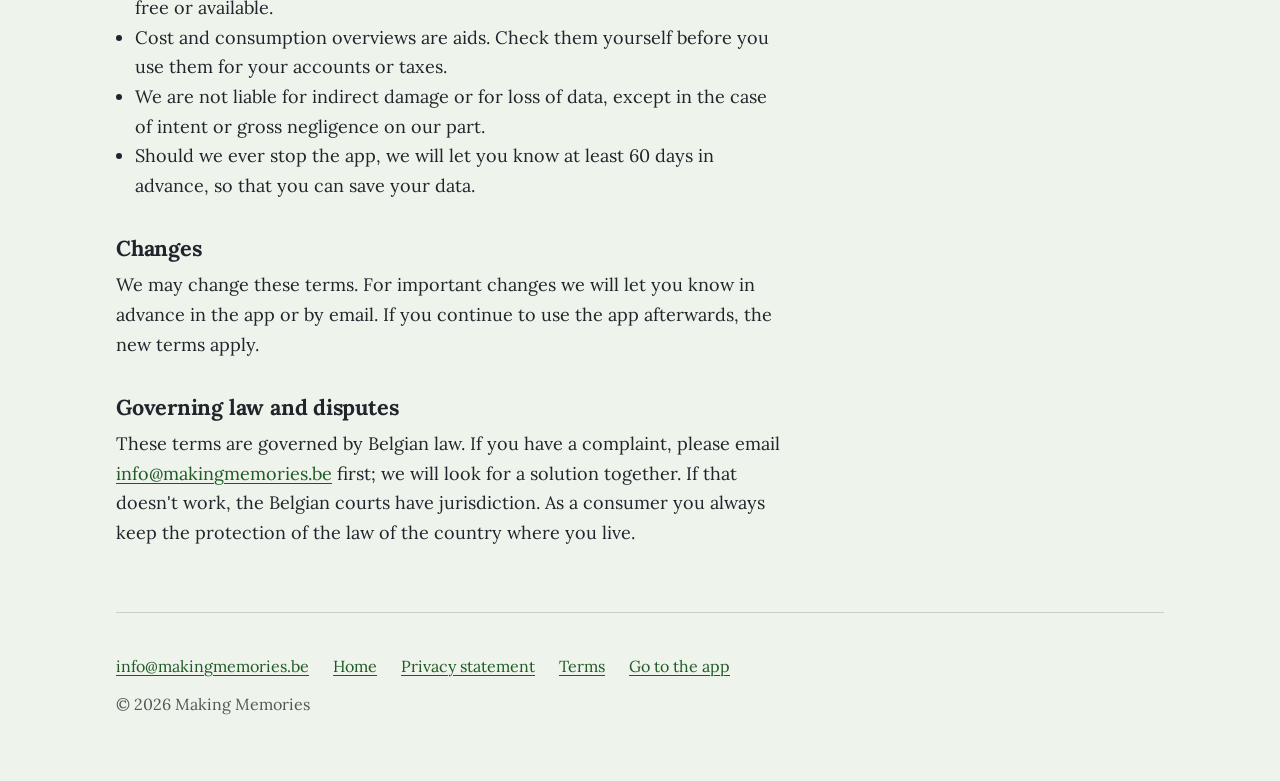
<file: en/terms.html>
<!doctype html>
<html lang="en">
<head>
<meta charset="utf-8">
<meta name="viewport" content="width=device-width,initial-scale=1">
<title>Terms and conditions – Making Memories</title>
<meta name="description" content="The rules for using Making Memories.">
<meta name="theme-color" content="#20252b">
<link rel="icon" type="image/svg+xml" href="../icon.svg">
<link rel="apple-touch-icon" href="../icon-180.png">
<link rel="stylesheet" href="../style.css">
<link rel="alternate" hreflang="nl" href="https://makingmemories.be/voorwaarden.html">
<link rel="alternate" hreflang="en" href="https://makingmemories.be/en/terms.html">
<link rel="alternate" hreflang="x-default" href="https://makingmemories.be/voorwaarden.html">
</head>
<body>
<div class="wrap">
  <header class="site-head">
    <a class="brand" href="./"><img src="../icon.svg" alt="" width="40" height="40">Making Memories</a>
    <div class="lang" role="group" aria-label="Language"><a href="../voorwaarden.html" hreflang="nl" lang="nl" aria-label="Nederlands">NLD</a><span aria-current="true" lang="en">GBR</span></div>
    <a class="head-link" href="https://app.makingmemories.be/">Log in</a>
  </header>

  <main class="doc">
    <h1>Terms and conditions</h1>
    <p class="updated">This is a translation for convenience. The Dutch version is legally binding.</p>
    <p class="updated">Last updated on 1 November 2026.</p>

    <h2>Who we are</h2>
    <p>Making Memories is an app for recording trips by campervan, motorbike, bike, boat or on foot and sharing them with family, friends and your club. The app is provided by Matthias Schils, Bessemerstraat 186 box 2, 3620 Lanaken, Belgium, company number BE 0747.771.713, <a href="mailto:info@makingmemories.be">info@makingmemories.be</a>.</p>

    <h2>Your account</h2>
    <ul>
      <li>You create an account with a valid email address. You can have your own account from the age of 13.</li>
      <li>You keep your password to yourself. What happens with your account is your responsibility.</li>
      <li>You can have your account deleted at any time; see the <a href="privacy.html">privacy statement</a>.</li>
    </ul>

    <h2>Test phase</h2>
    <p>The app is still in development. During this test phase, use is free of charge. Features may change, disappear or temporarily stop working. We do our best not to lose any data, but we recommend also saving important trips as a PDF or Excel file.</p>

    <h2>Subscriptions</h2>
    <p>Later, some features may become paid. You will then see the price and the terms beforehand, and you only pay if you choose to. A paid subscription never starts silently. The rules on withdrawal and cancellation will be shown with the offer.</p>

    <h2>What you put in the app</h2>
    <ul>
      <li>Your texts, photos and routes remain yours. You only give us the right to store them and show them to the people you share them with, so that the app works.</li>
      <li>You only put content in the app that you are allowed to share. For photos of other people you need their permission, and for children that of their parents.</li>
      <li>Not allowed: content that is abusive, unlawful or offensive, or that infringes the rights of others.</li>
    </ul>

    <h2>Proper use</h2>
    <p>You do not use the app to disrupt or abuse it, or to gain access to other people's data. In the event of misuse we may block or delete your account, after a warning where that is reasonable.</p>

    <h2>Availability and liability</h2>
    <ul>
      <li>We provide the app as it is and cannot promise that it will always be error-free or available.</li>
      <li>Cost and consumption overviews are aids. Check them yourself before you use them for your accounts or taxes.</li>
      <li>We are not liable for indirect damage or for loss of data, except in the case of intent or gross negligence on our part.</li>
      <li>Should we ever stop the app, we will let you know at least 60 days in advance, so that you can save your data.</li>
    </ul>

    <h2>Changes</h2>
    <p>We may change these terms. For important changes we will let you know in advance in the app or by email. If you continue to use the app afterwards, the new terms apply.</p>

    <h2>Governing law and disputes</h2>
    <p>These terms are governed by Belgian law. If you have a complaint, please email <a href="mailto:info@makingmemories.be">info@makingmemories.be</a> first; we will look for a solution together. If that doesn't work, the Belgian courts have jurisdiction. As a consumer you always keep the protection of the law of the country where you live.</p>
  </main>

  <footer class="site-foot">
    <nav aria-label="Footer">
      <a href="mailto:info@makingmemories.be">info@makingmemories.be</a>
      <a href="./">Home</a>
      <a href="privacy.html">Privacy statement</a>
      <a href="terms.html">Terms</a>
      <a href="https://app.makingmemories.be/">Go to the app</a>
    </nav>
    <p>© 2026 Making Memories</p>
  </footer>
</div>
</body>
</html>
</file>
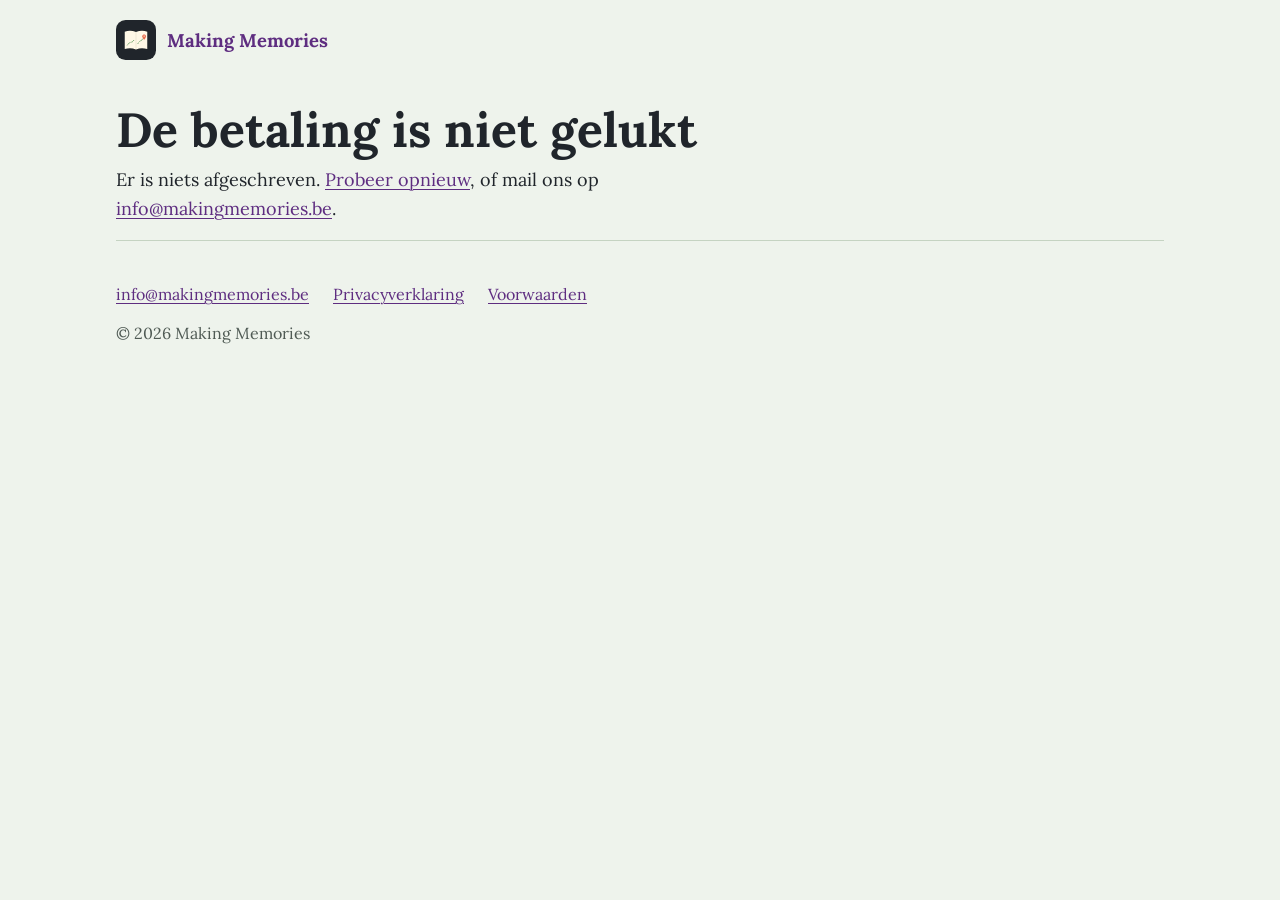
<file: feest/klaar.html>
<!doctype html>
<html lang="nl">
<head>
<meta charset="utf-8">
<meta name="viewport" content="width=device-width,initial-scale=1">
<meta name="robots" content="noindex">
<title>Je feest staat klaar | Making Memories</title>
<meta name="theme-color" content="#20252b">
<link rel="icon" type="image/svg+xml" href="../icon.svg">
<link rel="stylesheet" href="../style.css">
<style>
:root{--feest:#7b3fa3;--feest-deep:#5e2d80;--feest-tint:#f1e8f6;--feest-line:#d9c4e6}
.fe a{color:var(--feest-deep)}
.fe h1{font-size:clamp(2rem,5vw,3rem);line-height:1.1;margin:1.5rem 0 .5rem}
.wacht{color:var(--muted)}
.links{display:grid;gap:1.25rem;margin:2rem 0}
.link-kaart{background:#fff;border:1px solid var(--line);border-radius:1.1rem;padding:1.4rem}
.link-kaart.org{border:2px solid var(--feest)}
.link-kaart h2{margin:0 0 .3rem;font-size:1.25rem}
.link-kaart p{margin:0 0 .8rem;color:var(--muted);font-size:1rem}
.link-rij{display:flex;gap:.5rem;flex-wrap:wrap}
.link-rij input{flex:1 1 14rem;min-width:0;font:inherit;font-size:.95rem;padding:.6rem .7rem;border:1px solid var(--line);border-radius:.5rem;background:var(--sheet)}
.knop{font:inherit;font-size:1rem;font-weight:600;border-radius:.6rem;padding:.6rem 1.1rem;cursor:pointer;border:1px solid var(--feest-line);background:var(--feest-tint);color:var(--feest-deep);text-decoration:none;display:inline-block}
.knop:hover,.knop.hoofd{background:var(--feest);color:#fff;border-color:var(--feest)}
.knop.hoofd:hover{background:var(--feest-deep)}
.extra{display:flex;gap:.6rem;flex-wrap:wrap;margin-top:.8rem}
.mail{background:var(--feest-tint);border:1px solid var(--feest-line);border-radius:.8rem;padding:1rem 1.2rem;font-size:1rem}
.demo{background:#fff6d6;border:1px solid #e6cf7a;border-radius:.6rem;padding:.5rem .9rem;font-size:.9rem;margin-top:1rem}
@media (min-width:52rem){.links{grid-template-columns:1fr 1fr}}
</style>
</head>
<body>
<div class="wrap fe">
  <header class="site-head">
    <a class="brand" href="../"><img src="../icon.svg" alt="" width="40" height="40">Making Memories</a>
  </header>
  <main>
    <div id="bezig">
      <h1>Even geduld…</h1>
      <p class="wacht" role="status">We wachten op de bevestiging van je betaling. Dat duurt meestal een paar seconden.</p>
    </div>

    <div id="klaar" hidden>
      <h1>Je feest staat klaar</h1>
      <p class="lead"><b id="feestNaam"></b> <span id="feestWanneer"></span></p>

      <div class="links">
        <div class="link-kaart">
          <h2>Link voor je gasten</h2>
          <p>Deel deze link of de QR-code. Gasten hebben geen app of account nodig.</p>
          <div class="link-rij"><input id="gastLink" readonly aria-label="Link voor je gasten"><button class="knop" data-kopieer="gastLink">Kopiëren</button></div>
          <div class="extra">
            <a class="knop" id="waGast" target="_blank" rel="noopener noreferrer">Delen via WhatsApp</a>
            <a class="knop" id="drukQr">QR-affiche afdrukken</a>
          </div>
        </div>
        <div class="link-kaart org">
          <h2>Jouw link als organisator</h2>
          <p>Hiermee beheer je je feest: fotoscherm, gastheren, welkomstfoto en het album. Deel deze link met niemand.</p>
          <div class="link-rij"><input id="orgLink" readonly aria-label="Jouw link als organisator"><button class="knop" data-kopieer="orgLink">Kopiëren</button></div>
          <div class="extra"><a class="knop hoofd" id="openOrg">Open je feest</a></div>
        </div>
      </div>

      <p class="mail">We hebben beide links en je betaalbewijs ook gemaild naar <b id="mailAdres"></b>, van <b>info@makingmemories.be</b>. Niets gekregen? Kijk in je spam, of mail ons op <a href="mailto:info@makingmemories.be">info@makingmemories.be</a>.</p>
    </div>

    <div id="mislukt" hidden>
      <h1>De betaling is niet gelukt</h1>
      <p>Er is niets afgeschreven. <a href="./#bestellen">Probeer opnieuw</a>, of mail ons op <a href="mailto:info@makingmemories.be">info@makingmemories.be</a>.</p>
    </div>
  </main>
  <footer class="site-foot">
    <nav aria-label="Voettekst">
      <a href="mailto:info@makingmemories.be">info@makingmemories.be</a>
      <a href="../privacy.html">Privacyverklaring</a>
      <a href="../voorwaarden.html">Voorwaarden</a>
    </nav>
    <p>© 2026 Making Memories</p>
  </footer>
</div>
<script>
(function(){
  var q=new URLSearchParams(location.search);
  var demo=q.get('demo')==='1';
  var bestel=q.get('b')||'';
  var lokaal=location.hostname==='localhost';
  var basis='https://'+(lokaal?'whebrmytlidfzvcickdh':'hktczewqpevvgxqcswov')+'.supabase.co/functions/v1/';
  var sleutel=lokaal?'sb_publishable_LPdEmMiecZRwwuV8b0Ai5A_cKDsCzK-':'sb_publishable_YmfLKfk25pED0oqoTbSYPA_LWhZIuZC';
  var $=function(id){return document.getElementById(id);};
  var appUrl=/^https:\/\/app\.makingmemories\.be\//;

  function toon(d){
    if(!appUrl.test(d.gast_link)||!appUrl.test(d.org_link))return mislukt();
    $('bezig').hidden=true;$('klaar').hidden=false;
    $('feestNaam').textContent=d.feest||'';
    $('feestWanneer').textContent=d.wanneer?'· '+d.wanneer:'';
    $('gastLink').value=d.gast_link;$('orgLink').value=d.org_link;
    $('mailAdres').textContent=d.email||'je e-mailadres';
    $('waGast').href='https://wa.me/?text='+encodeURIComponent('Deel je foto\'s van '+(d.feest||'het feest')+': '+d.gast_link);
    $('openOrg').href=d.org_link;
    // De affiche drukt de app af (qr-afdruk.js); de organisatorlink opent daar meteen het afdrukscherm.
    $('drukQr').href=d.org_link+(d.org_link.indexOf('#')<0?'#':'&')+'afdrukken';
    if(demo)$('klaar').insertAdjacentHTML('beforeend','<p class="demo">Voorbeeld: dit is een demo zonder echte betaling.</p>');
  }
  function mislukt(){$('bezig').hidden=true;$('mislukt').hidden=false;}

  Array.prototype.forEach.call(document.querySelectorAll('[data-kopieer]'),function(k){
    k.addEventListener('click',function(){
      var v=$(k.getAttribute('data-kopieer')).value;
      var klaar=function(){k.textContent='Gekopieerd';setTimeout(function(){k.textContent='Kopiëren';},2000);};
      if(navigator.clipboard)navigator.clipboard.writeText(v).then(klaar,function(){$(k.getAttribute('data-kopieer')).select();});
      else{$(k.getAttribute('data-kopieer')).select();document.execCommand('copy');klaar();}
    });
  });

  if(demo){toon({feest:'Feest voor Rita 70',wanneer:'zaterdag 13 december, 19:00',gast_link:'https://app.makingmemories.be/#gast=VOORBEELD',org_link:'https://app.makingmemories.be/#feest=VOORBEELD',email:'jij@voorbeeld.be'});return;}
  if(!/^[A-Za-z0-9_-]{20,80}$/.test(bestel))return mislukt();

  // Status opvragen bij feest-bestelling-status (nog te bouwen): betaald → links, open → opnieuw, mislukt → melding.
  var pogingen=0;
  (function vraag(){
    fetch(basis+'feest-bestelling-status',{method:'POST',headers:{'Content-Type':'application/json','apikey':sleutel},body:JSON.stringify({b:bestel})})
    .then(function(r){return r.json();})
    .then(function(d){
      if(d.status==='klaar')return toon(d);
      if(d.status==='open'&&++pogingen<40)return setTimeout(vraag,3000);
      mislukt();
    }).catch(function(){if(++pogingen<40)setTimeout(vraag,3000);else mislukt();});
  })();
})();
</script>
</body>
</html>
</file>
<file: style.css>
@font-face{font-family:"Lora";src:url("fonts/lora.woff") format("woff");font-weight:400 700;font-style:normal;font-display:swap}
@font-face{font-family:"Lora";src:url("fonts/lora-italic.woff") format("woff");font-weight:400 700;font-style:italic;font-display:swap}

:root{
  --paper:#eef3ec;      /* kaartpapier */
  --sheet:#f8faf6;      /* lichter vlak */
  --ink:#20252b;        /* leisteen, kleur van de app-kop */
  --muted:#4f5a54;
  --forest:#2e7d32;     /* groen van de app */
  --forest-deep:#1f5a24;
  --pin:#e76f51;        /* speld uit het icoon, alleen voor stops */
  --line:#c5d3c2;
  --measure:36rem;
  color-scheme:light;
}
*{box-sizing:border-box}
html{-webkit-text-size-adjust:100%}
body{
  margin:0;background:var(--paper);color:var(--ink);
  font-family:"Lora",Georgia,"Times New Roman",serif;
  font-size:1.125rem;line-height:1.65;
  font-variant-numeric:oldstyle-nums proportional-nums;
}
a{color:var(--forest-deep);text-decoration-thickness:1px;text-underline-offset:.18em}
a:hover{color:var(--forest)}
:focus-visible{outline:3px solid var(--forest);outline-offset:3px;border-radius:4px}

.wrap{max-width:68rem;margin:0 auto;padding:0 1.25rem}

/* Kop */
.site-head{display:flex;align-items:center;justify-content:space-between;gap:1rem;padding:1.25rem 0}
.brand{display:flex;align-items:center;gap:.7rem;color:var(--ink);text-decoration:none;font-weight:700;font-size:1.15rem}
.brand img{width:2.5rem;height:2.5rem;border-radius:.6rem}
.head-link{font-size:1rem}

/* Hero */
.hero{display:grid;grid-template-columns:1fr;gap:2.5rem;padding:2.5rem 0 3.5rem;align-items:center}
.hero h1{
  font-size:clamp(2.4rem,6vw,4.1rem);line-height:1.05;letter-spacing:-.015em;
  font-weight:700;margin:0 0 1.25rem;max-width:13ch;
}
.lead{font-size:1.25rem;max-width:var(--measure);margin:0 0 2rem;color:var(--ink)}
.actions{display:flex;flex-wrap:wrap;gap:.75rem 1.25rem;align-items:center}
.button{
  display:inline-block;background:var(--forest);color:#fff;text-decoration:none;
  font-weight:600;padding:.85rem 1.4rem;border-radius:.6rem;font-size:1.05rem;
}
.button:hover{background:var(--forest-deep);color:#fff}
.quiet-link{font-size:1.05rem}

/* De route: het ene opvallende element */
.route{width:100%;height:auto;display:block}
.route .road{fill:none;stroke:var(--forest);stroke-width:4;stroke-linecap:round;stroke-dasharray:2 11}
.route .pin{fill:var(--pin)}
.route .pin-hole{fill:var(--paper)}
.route .start{fill:var(--ink)}
.route .place{font:700 20px "Lora",Georgia,serif;fill:var(--ink)}
.route .km{font:400 17px "Lora",Georgia,serif;fill:var(--muted);font-variant-numeric:lining-nums tabular-nums}
.route-note{font-size:.95rem;color:var(--muted);margin:.5rem 0 0;font-style:italic}
@media (prefers-reduced-motion:no-preference){
  .route .road{animation:draw 2.4s ease-out both}
  .route .stop{animation:appear .5s ease-out both}
  .route .s1{animation-delay:.2s}.route .s2{animation-delay:.9s}.route .s3{animation-delay:1.5s}.route .s4{animation-delay:2.1s}
  @keyframes draw{from{stroke-dashoffset:900}to{stroke-dashoffset:0}}
  @keyframes appear{from{opacity:0;transform:translateY(6px)}to{opacity:1;transform:none}}
}

/* Secties */
section{padding:3.5rem 0;border-top:1px solid var(--line)}
h2{font-size:clamp(1.7rem,3.4vw,2.3rem);line-height:1.15;margin:0 0 1.5rem;font-weight:700;letter-spacing:-.01em;max-width:24ch}
p{margin:0 0 1rem;max-width:var(--measure)}

.log{display:grid;grid-template-columns:1fr;gap:1.5rem 3rem;margin:0}
.log div{border-left:3px solid var(--forest);padding-left:1rem}
.log dt{font-weight:700;font-size:1.15rem;margin-bottom:.2rem}
.log dd{margin:0;color:var(--muted);max-width:30rem}

.private{display:grid;grid-template-columns:1fr;gap:2rem;align-items:start}
.private aside{background:var(--sheet);border:1px solid var(--line);border-radius:.9rem;padding:1.4rem 1.5rem}
.private aside p{font-size:1rem;margin:0 0 .6rem}
.private aside p:last-child{margin:0}

.steps{list-style:none;counter-reset:step;padding:0;margin:0;display:grid;gap:1.5rem;max-width:40rem}
.steps li{counter-increment:step;display:grid;grid-template-columns:2.6rem 1fr;gap:1rem;align-items:start}
.steps li::before{
  content:counter(step);display:flex;align-items:center;justify-content:center;
  width:2.6rem;height:2.6rem;border-radius:50%;border:2px solid var(--forest);
  color:var(--forest-deep);font-weight:700;font-variant-numeric:lining-nums;
}
.steps strong{display:block;font-size:1.15rem}
.steps span{color:var(--muted)}

/* Schriftje en app-kaart */
.then-now{display:grid;grid-template-columns:1fr;gap:2.5rem;align-items:center}
.then-now-visual{display:grid;grid-template-columns:1fr;gap:1.25rem;justify-items:center;padding:.5rem 0 1rem}
.notebook{
  position:relative;width:100%;max-width:19rem;padding:.9rem 1.2rem 1.4rem 2.6rem;
  background-color:#fffdf6;
  background-image:repeating-linear-gradient(to bottom,transparent 0,transparent calc(1.85rem - 1px),#cfdcea calc(1.85rem - 1px),#cfdcea 1.85rem);
  background-position:0 .9rem;border-radius:.3rem .6rem .6rem .3rem;
  box-shadow:0 1px 0 #e6dfcc,0 10px 24px rgba(32,37,43,.12);transform:rotate(-2.5deg);
  font-style:italic;color:#2c3e66;font-size:1.05rem;line-height:1.85rem;
}
.notebook::before{content:"";position:absolute;top:0;bottom:0;left:1.9rem;width:1px;background:#e6a3a3}
.notebook p{margin:0;max-width:none;white-space:nowrap;overflow:hidden;text-overflow:ellipsis}
.notebook .nb-date{font-weight:700;color:#20252b}
.notebook .nb-sum{float:right}
.notebook s{text-decoration-color:#2c3e66}
.notebook .stain{position:absolute;right:1rem;bottom:-.6rem;width:4.2rem;height:4.2rem;border-radius:50%;border:4px solid rgba(140,95,55,.18);pointer-events:none}

.app-card{
  width:100%;max-width:17.5rem;background:#fff;border-radius:1.1rem;padding:1rem 1.15rem 1.1rem;
  box-shadow:0 12px 30px rgba(32,37,43,.16);border:1px solid var(--line);
  font-family:system-ui,-apple-system,"Segoe UI",Roboto,sans-serif;font-variant-numeric:lining-nums tabular-nums;
}
.app-card p{margin:0;max-width:none}
.app-card-top{display:flex;align-items:center;gap:.45rem;font-size:.78rem;font-weight:600;text-transform:uppercase;letter-spacing:.06em;color:var(--forest-deep)}
.app-dot{width:.6rem;height:.6rem;border-radius:50%;background:var(--pin)}
.app-card .app-place{font-size:1.35rem;font-weight:700;margin:.35rem 0 .3rem;line-height:1.2}
.app-place span{font-size:.95rem;font-weight:400;color:var(--muted);margin-left:.3rem}
.app-row{font-size:.92rem;color:var(--muted);line-height:1.5}
.app-card .app-stars{color:#e9a23b;font-size:1rem;letter-spacing:.1em;margin:.3rem 0 .55rem}
.app-stars span{color:#d9dee2}
.app-photos{display:grid;grid-template-columns:repeat(3,1fr);gap:.35rem;margin-bottom:.7rem}
.app-photos span{aspect-ratio:1;border-radius:.45rem;background:linear-gradient(160deg,#9cc4d8 0 45%,#6f9e6a 45% 100%)}
.app-photos span:nth-child(2){background:linear-gradient(170deg,#f3c38b 0 38%,#5f8f8b 38% 70%,#41664f 70%)}
.app-photos span:nth-child(3){background:linear-gradient(150deg,#b9d3e6 0 55%,#c08a5a 55% 100%)}
.app-shared{font-size:.85rem;color:var(--forest-deep);font-weight:600}

/* Privé: kleine bovenkop */
.kicker{font-size:.9rem;font-weight:700;text-transform:uppercase;letter-spacing:.09em;color:#b9472b;margin:0 0 .5rem}

/* Meer functies */
.features{list-style:none;padding:0;margin:0;display:grid;grid-template-columns:1fr;gap:1.25rem}
.features li{background:var(--sheet);border:1px solid var(--line);border-radius:.9rem;padding:1.3rem 1.4rem 1.2rem}
.features svg{width:2.1rem;height:2.1rem;fill:none;stroke:var(--forest);stroke-width:1.6;stroke-linecap:round;stroke-linejoin:round;margin-bottom:.4rem}
.features h3{font-size:1.15rem;margin:0 0 .3rem;line-height:1.3}
.features p{font-size:1rem;color:var(--muted);margin:0}

/* Uitnodiging aanvragen */
.request{margin-top:2.5rem;max-width:40rem;background:var(--sheet);border:1px solid var(--line);border-radius:.9rem;padding:1.5rem 1.5rem 1.2rem;scroll-margin-top:1rem}
.request h3{font-size:1.35rem;margin:0 0 1rem}
.request form{display:grid;gap:.9rem}
.request label{display:block;font-weight:600;font-size:1rem}
.request label input,.request label select,.request label textarea{display:block;margin-top:.3rem}
.request .optional{font-weight:400;color:var(--muted)}
.request input,.request select,.request textarea{
  font:inherit;font-size:1rem;font-weight:400;color:var(--ink);background:#fff;
  border:1px solid var(--line);border-radius:.55rem;padding:.65rem .75rem;width:100%;
}
.request input:focus,.request select:focus,.request textarea:focus{outline:3px solid rgba(46,125,50,.25);border-color:var(--forest)}
.request textarea{resize:vertical}
.request .field-row{display:grid;grid-template-columns:1fr;gap:.9rem}
.request .button{justify-self:start;border:0;cursor:pointer;font-family:inherit}
.request .button:disabled{opacity:.6;cursor:wait}
.request .hp{position:absolute;left:-9999px;width:1px;height:1px;overflow:hidden}
.form-status{margin:0;font-size:1rem;min-height:1.4em}
.form-status.ok{color:var(--forest-deep);font-weight:600}
.form-status.err{color:#b3261e;font-weight:600}
.form-note{font-size:.9rem;color:var(--muted);margin:0}
@media (min-width:36rem){.request .field-row{grid-template-columns:1fr 1fr}}

/* Deel deze pagina */
.share{border-top:1px solid var(--line);padding:2rem 0}
.share-title{font-weight:700;font-size:1.15rem;margin:0 0 .75rem}
.share-links{display:flex;flex-wrap:wrap;gap:.6rem}
.share-links a{display:flex;align-items:center;justify-content:center;width:2.9rem;height:2.9rem;border-radius:50%;border:1px solid var(--line);background:var(--sheet);color:var(--forest-deep)}
.share-links a:hover{background:var(--forest);border-color:var(--forest);color:#fff}
.share-links svg{width:1.35rem;height:1.35rem;fill:currentColor}
.share-links svg.stroke{fill:none;stroke:currentColor;stroke-width:1.7;stroke-linejoin:round;stroke-linecap:round}
.share-links svg.stroke .fill{fill:currentColor;stroke:none}

/* Privacy: kort + uitklappen */
.in-short{background:var(--sheet);border:1px solid var(--line);border-left:4px solid var(--forest);border-radius:.9rem;padding:1.3rem 1.5rem .6rem;margin:1.5rem 0 2rem}
.doc .in-short h2{margin:0 0 .6rem;font-size:1.3rem}
.in-short li{margin-bottom:.4rem}
.details-intro{color:var(--muted);font-style:italic}
.doc details{border-bottom:1px solid var(--line)}
.doc details:first-of-type{border-top:1px solid var(--line)}
.doc summary{cursor:pointer;list-style:none;font-weight:700;font-size:1.12rem;padding:.9rem 2rem .9rem 0;position:relative}
.doc summary::-webkit-details-marker{display:none}
.doc summary::after{content:"+";position:absolute;right:.25rem;top:50%;transform:translateY(-50%);font-size:1.5rem;font-weight:400;color:var(--forest)}
.doc details[open] summary::after{content:"–"}
.doc details > :not(summary){margin-top:0}
.doc details > :last-child{margin-bottom:1.2rem}
.see-also{margin-top:2rem}

/* Voet */
.site-foot{padding:2.5rem 0 3rem;border-top:1px solid var(--line);font-size:1rem;color:var(--muted)}
.site-foot nav{display:flex;flex-wrap:wrap;gap:.5rem 1.5rem;margin-bottom:.75rem}

/* Privacy-pagina */
.doc{max-width:42rem;padding:1rem 0 3rem}
.doc h1{font-size:clamp(2rem,5vw,2.8rem);line-height:1.1;margin:1rem 0 .5rem}
.doc h2{font-size:1.35rem;margin:2.2rem 0 .6rem;max-width:none}
.doc p,.doc li{max-width:none}
.doc ul{padding-left:1.2rem;margin:0 0 1rem}
.doc .updated{color:var(--muted);font-style:italic}
.fill{background:#fde7c8;padding:0 .25em;border-radius:3px}

@media (max-width:51.99rem){
  .route .place{font-size:25px}
  .route .km{font-size:21px}
}
@media (min-width:52rem){
  .hero{grid-template-columns:1fr 1.05fr;gap:3rem;padding:3.5rem 0 4.5rem}
  .log{grid-template-columns:1fr 1fr}
  .private{grid-template-columns:1.4fr 1fr}
  .then-now{grid-template-columns:1fr 1fr;gap:3rem}
  .features{grid-template-columns:repeat(3,1fr)}
}
@media (min-width:36rem){
  .then-now-visual{justify-items:stretch;gap:0}
  .notebook{justify-self:start}
  .app-card{justify-self:end;margin-top:-3rem;position:relative;z-index:1;transform:rotate(1.5deg)}
}
@media (min-width:36rem) and (max-width:51.99rem){
  .features{grid-template-columns:1fr 1fr}
}

/* Taalkeuze NLD / GBR */
.site-head{flex-wrap:wrap}
.lang{display:flex;gap:.25rem;margin-left:auto;font-size:.875rem;font-weight:600;letter-spacing:.04em}
.lang a,.lang span{padding:.25rem .55rem;border:1px solid var(--line);border-radius:.4rem;text-decoration:none;min-width:2.75rem;text-align:center}
.lang a{color:var(--ink);background:var(--sheet)}
.lang a:hover{border-color:var(--forest)}
.lang span{background:var(--forest);border-color:var(--forest);color:#fff}

/* Feestenpagina */
.intro{padding:2.5rem 0 3.5rem}
.intro .lead{margin-bottom:1.5rem}
.promo-link{background:var(--sheet);border:1px solid var(--line);border-radius:.9rem;padding:1.3rem 1.5rem;margin-top:1.5rem}
.promo-link h3{font-size:1.15rem;margin:0 0 .3rem}
.promo-link p{margin:0}

/* Feestenpagina: tegels en aanvraagformulier */
section[id]{scroll-margin-top:.5rem}
.keuzes{display:grid;grid-template-columns:1fr;gap:1.25rem}
@media (min-width:52rem){.keuzes{grid-template-columns:1fr 1fr}}
.keuze{background:var(--sheet);border:1px solid var(--line);border-radius:.9rem;padding:1.4rem 1.5rem;display:flex;flex-direction:column;align-items:flex-start}
.keuze h3{margin:0 0 .2rem;font-size:1.3rem}
.keuze .prijs{font-size:1.9rem;font-weight:700;margin:0 0 .6rem;font-variant-numeric:lining-nums}
.keuze ul{padding-left:1.1rem;margin:0 0 1.2rem;color:var(--muted);font-size:1rem}
.keuze .button{margin-top:auto}
#aanvragen .request{margin-top:1.5rem}
#aanvragen .field-row{align-items:end}
#aanvragen input,#aanvragen select{min-width:0;height:3rem}
#aanvragen .hp input{height:auto}

/* Feest kopen */
[hidden]{display:none!important}
.keuze-tekst{color:var(--muted);font-size:1rem;margin:0}
.button.licht{background:#fff;color:var(--forest-deep);box-shadow:inset 0 0 0 2px var(--forest)}
.button.licht:hover{background:var(--forest);color:#fff}
#kopen .request{margin-top:1.5rem}
#kopen .request h3{margin:.5rem 0 0}
#kopen .field-row{align-items:end}
#kopen .paar{grid-template-columns:3fr 2fr}
#kopen input:not([type=checkbox]),#kopen select{min-width:0;height:3rem}
#kopen .hp input{height:auto}
.request label.vink{display:grid;grid-template-columns:1.3rem 1fr;gap:.7rem;font-weight:400}
.request label.vink input{width:1.3rem;height:1.3rem;margin:.2rem 0 0;padding:0;accent-color:var(--forest)}
.herroep{border-left:4px solid var(--pin);max-width:none;background:#fff;padding:.8rem 1rem;border-radius:.4rem;font-size:1rem;margin:0}
.request .button.koop{justify-self:stretch;text-align:center;line-height:1.35}
.button.koop small{display:block;font-weight:400;font-size:.9rem}
.form-note.let-op{color:#b3261e;font-weight:600}
#koopDuur:empty{display:none}
.bedankt-kop{font-size:clamp(2rem,5vw,2.8rem);line-height:1.1;margin:0 0 1.5rem}
.bedankt{max-width:var(--measure);margin-top:0}
.bedankt h2{font-size:1.35rem;margin:0 0 .5rem}
.bedankt p{margin:0 0 .5rem}
button.button{border:0;cursor:pointer;font-family:inherit}
</file>
